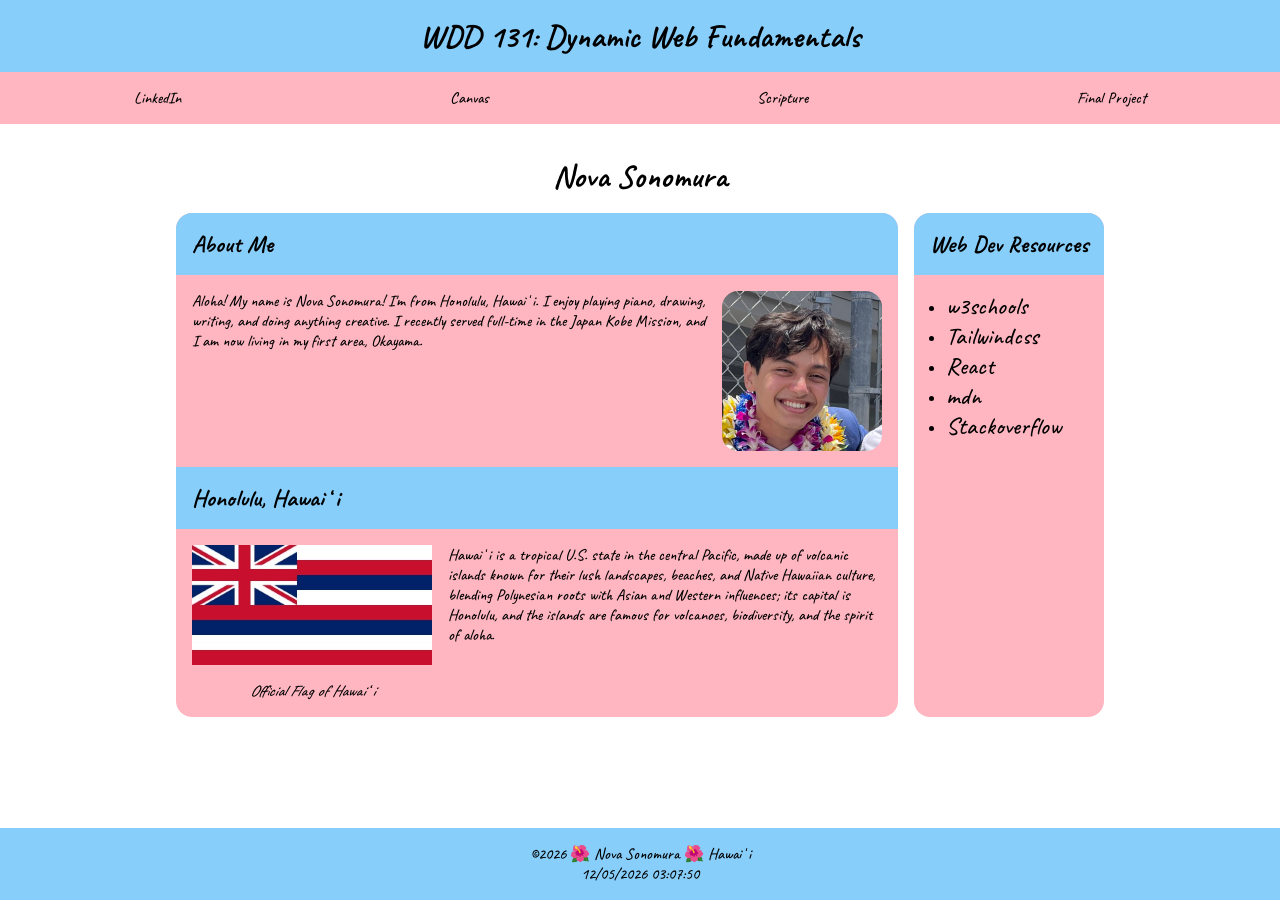
<file: index.html>
<!DOCTYPE html>
<html lang="en">

<head>
	<meta charset="UTF-8">
	<base target="_top">
	<title>WDD 131 – Dynamic Web Fundamentals – Nova Sonomura</title>
	<meta property="og:title" content="WDD 131 – Dynamic Web Fundamentals – Nova Sonomura">
	<meta name="description" content="WDD 131 – Dynamic Web Fundamentals – Nova Sonomura. Home page describing Nova.">
	<meta name="author" content="Nova Sonomura">
	<meta property="og:description" content="WDD 131 – Dynamic Web Fundamentals – Nova Sonomura. Home page describing Nova.">
	<meta property="og:type" content="website">
	<!--
	<meta property="og:image" content="Image">
	<meta property="og:url" content="URL">
	<meta property="og:site_name" content="Site Name">
	-->
	
	<meta name="twitter:card" content="summary_large_image">
	<meta name="twitter:image:alt" content="WDD 131 – Dynamic Web Fundamentals – Nova Sonomura">
	
	<!--	
	<link rel="icon" href="images/favicon.ico" type="image/ico" sizes="32x32">
	<link rel="apple-touch-icon" href="images/favicon-180.webp" sizes="180x180">
	<link rel="shortcut icon" href="images/favicon-192.webp" sizes="192x192">
	<link rel="apple-touch-icon" href="images/favicon-512.webp" sizes="512x512">
	-->
	
	<link rel="stylesheet" href="styles/base.css">
	<link rel="preconnect" href="https://fonts.googleapis.com">
	<link rel="preconnect" href="https://fonts.gstatic.com" crossorigin>
	<link href="https://fonts.googleapis.com/css2?family=Black+Han+Sans&family=Caveat:wght@400..700&family=Mali:ital,wght@0,500;0,600;0,700;1,400;1,500;1,600;1,700&family=Mulish:ital,wght@0,200..1000;1,200..1000&family=Oi&family=Open+Sans:ital,wght@0,300..800;1,300..800&display=swap" rel="stylesheet">
	
	<meta name="viewport" content="width=device-width, initial-scale=1">
	<meta name="robots" content="">
	<meta name="theme-color" content="">
	<script src="scripts/getdates.js" defer></script>
</head>
<body class="flex-column">
	<header>
		<span id="course-title">WDD 131: Dynamic Web Fundamentals</span>
		<nav>
			<a href="https://www.linkedin.com/in/novyboy/">LinkedIn</a>
			<a href="https://byupw.instructure.com/.">Canvas</a>
			<a href="https://www.churchofjesuschrist.org/study/scriptures/bofm/alma/30?lang=eng&id=p44#p44">Scripture</a>
			<a href="#">Final Project</a>
		</nav>
	</header>
	<main class="flex-column">
		<h1>Nova Sonomura</h1>
		<div class="grid">
			<section class="card">
				<h2>About Me</h2>
				<div class="flex-row">
				<p>Aloha! My name is Nova Sonomura! I'm from Honolulu, Hawai ʻi. I enjoy playing piano, drawing, writing, and doing anything creative. I recently served full-time in the Japan Kobe Mission, and I am now living in my first area, Okayama.</p>
				<img class="profile" src="images/profile.jpg" alt="Image of Nova Sonomura">
				</div>
				<h2>Honolulu, Hawai ʻi</h2>
				<aside class="flex-row">
					<figure class="flex-column">
					  <img class="flag" src="images/hawaii-flag.jpg" alt="Official Flag of Hawaii">
					  <figcaption>
						Official Flag of Hawai ʻi
					  </figcaption>
					</figure>
					<p>Hawai ʻi is a tropical U.S. state in the central Pacific, made up of volcanic islands known for their lush landscapes, beaches, and Native Hawaiian culture, blending Polynesian roots with Asian and Western influences; its capital is Honolulu, and the islands are famous for volcanoes, biodiversity, and the spirit of aloha.</p>
				</aside>
			</section>
			<section class="card">
				<h2>Web Dev Resources</h2>
				<div class="flex-column">
					<ul>
						<li>
							<a href="https://www.w3schools.com/">
								w3schools
							</a>
						</li>
						<li>
							<a href="https://tailwindcss.com/">
								Tailwindcss
							</a>
						</li>
						<li>
							<a href="https://react.dev/">
								React
							</a>
						</li>
						<li>
							<a href="https://developer.mozilla.org/">
								mdn
							</a>
						</li>
						<li>
							<a href="https://stackoverflow.com">
								Stackoverflow
							</a>
						</li>
					</ul>
				</div>
			</section>
		</div>
	</main>
	<footer>
		<p>
			©︎<span id="currentYear"></span>
			🌺 Nova Sonomura
			🌺 Hawai ʻi
		</p>
		<p id="lastModified"></p>
	</footer>
</body>

</html>
</file>
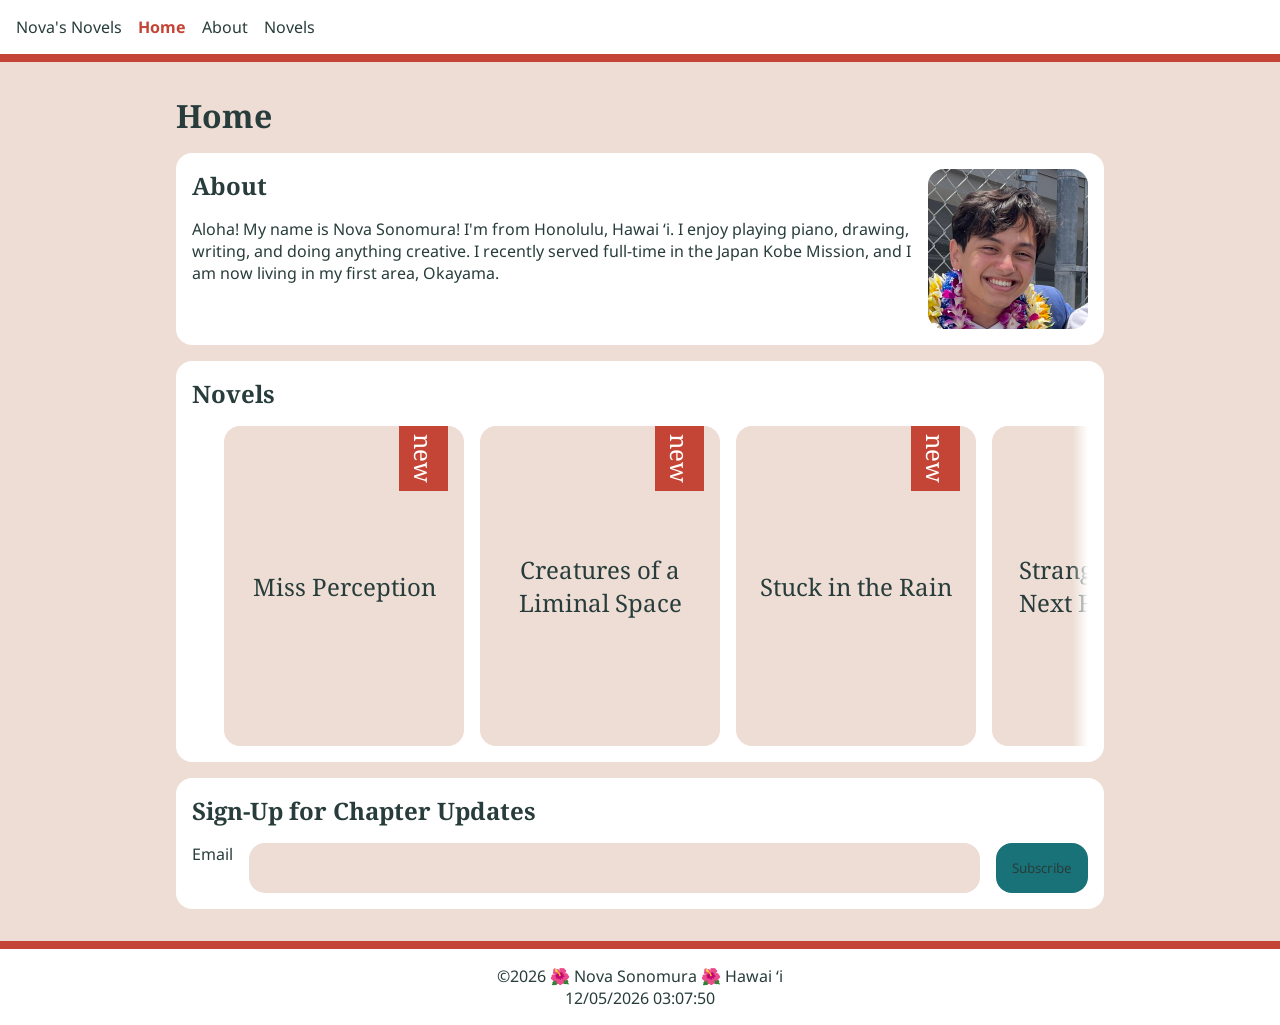
<file: project/index.html>
<!DOCTYPE html>
<html lang="en">

<head>
	<meta charset="UTF-8">
	<base target="_top">
	<title>Nova's Novels</title>
	<meta property="og:title" content="Nova's Novels">
	<meta name="description" content="Nova's Novels – Home to novels and the such by Nova.">
	<meta name="author" content="Nova Sonomura">
	<meta property="og:description" content="Nova's Novels – Home to novels and the such by Nova.">
	<meta property="og:type" content="website">
	<!--
	<meta property="og:image" content="Image">
	<meta property="og:url" content="URL">
	<meta property="og:site_name" content="Site Name">
	-->
	
	<meta name="twitter:card" content="summary_large_image">
	<meta name="twitter:image:alt" content="Nova's Novels – Home to novels and the such by Nova.">
	
	<!--	
	<link rel="icon" href="images/favicon.ico" type="image/ico" sizes="32x32">
	<link rel="apple-touch-icon" href="images/favicon-180.webp" sizes="180x180">
	<link rel="shortcut icon" href="images/favicon-192.webp" sizes="192x192">
	<link rel="apple-touch-icon" href="images/favicon-512.webp" sizes="512x512">
	-->
	
	<link rel="stylesheet" href="styles/novels.css">
	<link rel="preconnect" href="https://fonts.googleapis.com">
	<link rel="preconnect" href="https://fonts.gstatic.com" crossorigin>
	<link href="https://fonts.googleapis.com/css2?family=Noto+Sans:ital,wght@0,100..900;1,100..900&family=Noto+Serif:ital,wght@0,100..900;1,100..900&display=swap" rel="stylesheet">
	
	<meta name="viewport" content="width=device-width, initial-scale=1">
	<meta name="robots" content="">
	<meta name="theme-color" content="">
	<script src="scripts/getdates.js" defer></script>
	<script src="scripts/novels.js" defer></script>
</head>
<body class="flex-column">
	<header class="flex-row">
		<span id="title">Nova's Novels</span>
		<nav class="flex-row">
			<a href="/">Home</a>
			<a href="#aboutLink">About</a>
			<a href="#novelsLink">Novels</a>
		</nav>
	</header>
	<main class="flex-column">
		<h1>Home</h1>
		<section class="flex-row card">
			<div class="flex-column">
				<h2 id="#aboutLink">About</h2>
				<p>Aloha! My name is Nova Sonomura! I'm from Honolulu, Hawai ʻi. I enjoy playing piano, drawing, writing, and doing anything creative. I recently served full-time in the Japan Kobe Mission, and I am now living in my first area, Okayama.</p>
			</div>
			<img id="profile" src="images/profile.jpg" alt="Image of Nova Sonomura" loading="lazy">
		</section>
		
		<section class="flex-column card">
			<h2 id="#novelsLink">Novels</h2>
			<nav id="novels" class="flex-row">
			</nav>
		</section>
		
		<section class="flex-column card">
			<h2>Sign-Up for Chapter Updates</h2>
			<form id="signup" method="get" class="flex-row">
				<label for="email">Email</label>
				<input id="email" type="email" name="email"/>
				<button type="submit">Subscribe</button>
			</form>
		</section>
	</main>
	<footer>
		<p>
			©︎<span id="currentYear"></span>
			🌺 Nova Sonomura
			🌺 Hawai ʻi
		</p>
		<p id="lastModified"></p>
	</footer>
</body>

</html>
</file>
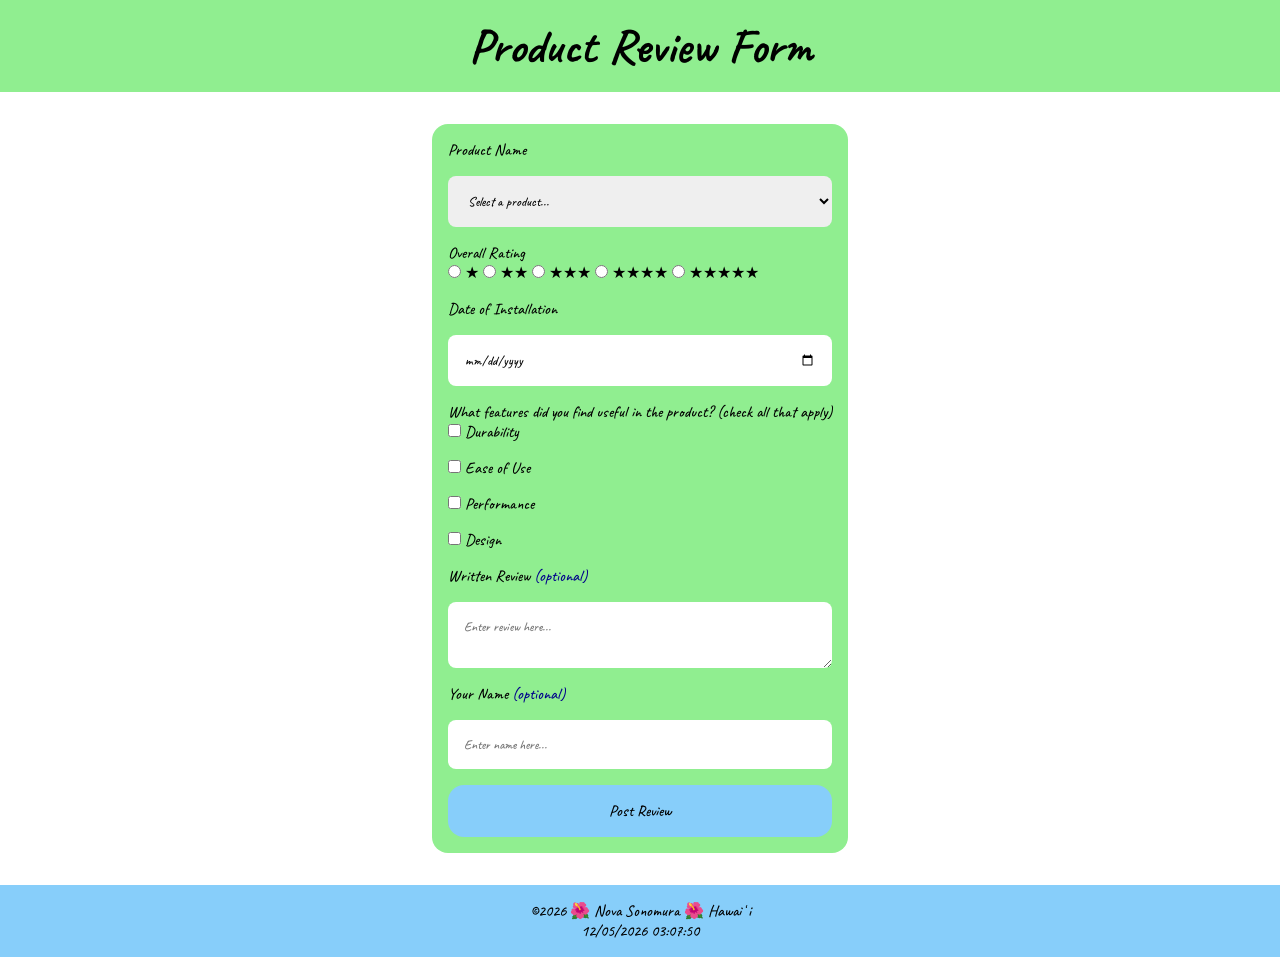
<file: form.html>
<!DOCTYPE html>
<html lang="en">

<head>
	<meta charset="UTF-8">
	<base target="_top">
	<title>Product Review Form</title>
	<meta property="og:title" content="Product Review Form">
	<meta name="description" content="A form used by customers and other people to review products">
	<meta name="author" content="Nova Sonomura">
	<meta property="og:description" content="A form used by customers and other people to review products">
	<meta property="og:type" content="website">
	
	<meta name="twitter:card" content="summary_large_image">
	<meta name="twitter:image:alt" content="Product Review Form">
	
	<link rel="stylesheet" href="styles/form.css">
	<link rel="preconnect" href="https://fonts.googleapis.com">
	<link rel="preconnect" href="https://fonts.gstatic.com" crossorigin>
	<link href="https://fonts.googleapis.com/css2?family=Black+Han+Sans&family=Caveat:wght@400..700&family=Mali:ital,wght@0,500;0,600;0,700;1,400;1,500;1,600;1,700&family=Mulish:ital,wght@0,200..1000;1,200..1000&family=Oi&family=Open+Sans:ital,wght@0,300..800;1,300..800&display=swap" rel="stylesheet">
	
	<meta name="viewport" content="width=device-width, initial-scale=1">
	<meta name="robots" content="">
	<meta name="theme-color" content="">
	<script src="scripts/getdates.js" defer></script>
	<script src="scripts/form.js" defer></script>
</head>
<body class="flex-column">
	<header>
		<h1 id="title">Product Review Form</h1>
	</header>
	<main class="flex-column">
		<form class="flex-column" method="get" action="review.html">
			<label for="productName">Product Name</label>
			<select id="productName" name="productName" required>
				<option disabled selected value="">Select a product...</option>
			</select>
			
			<fieldset id="overallRating">
				<legend>Overall Rating</legend>
				<input type="radio" id="onestar" name="rating" value="1" required>
				<label for="onestar">★</label>
				<input type="radio" id="twostar" name="rating" value="2" required>
				<label for="twostar">★★</label>
				<input type="radio" id="threestar" name="rating" value="3" required>
				<label for="threestar">★★★</label>
				<input type="radio" id="fourstar" name="rating" value="4" required>
				<label for="fourstar">★★★★</label>
				<input type="radio" id="fivestar" name="rating" value="5" required>
				<label for="fivestar">★★★★★</label>
			</fieldset>
			<label for="date">
				Date of Installation
			</label>
			<input type="date" id="date" name="date" required>
			<fieldset id="usefulFeatures" class="flex-column">
				<legend>What features did you find useful in the product? (check all that apply)</legend>
				<label for="durability"><input type="checkbox" id="durability" name="feature" value="durability"/>
				Durability</label>
				<label for="easeOfUse"><input type="checkbox" id="easeOfUse" name="feature" value="easeOfUse"/>
				Ease of Use</label>
				<label for="performance"><input type="checkbox" id="performance" name="feature" value="performance"/>
				Performance</label>
				<label for="design"><input type="checkbox" id="design" name="feature" value="design"/>
				Design</label>
			</fieldset>
			
			<label for="review">Written Review</label>
			<textarea id="review" name="review" placeholder="Enter review here..."></textarea>
			
			<label for="name">Your Name</label>
			<input type="text" id="name" name="name" placeholder="Enter name here...">
			
			<input type="submit" value="Post Review">
		</form>
	</main>
	<footer>
		<p>
			©︎<span id="currentYear"></span>
			🌺 Nova Sonomura
			🌺 Hawai ʻi
		</p>
		<p id="lastModified"></p>
	</footer>
</body>

</html>
</file>
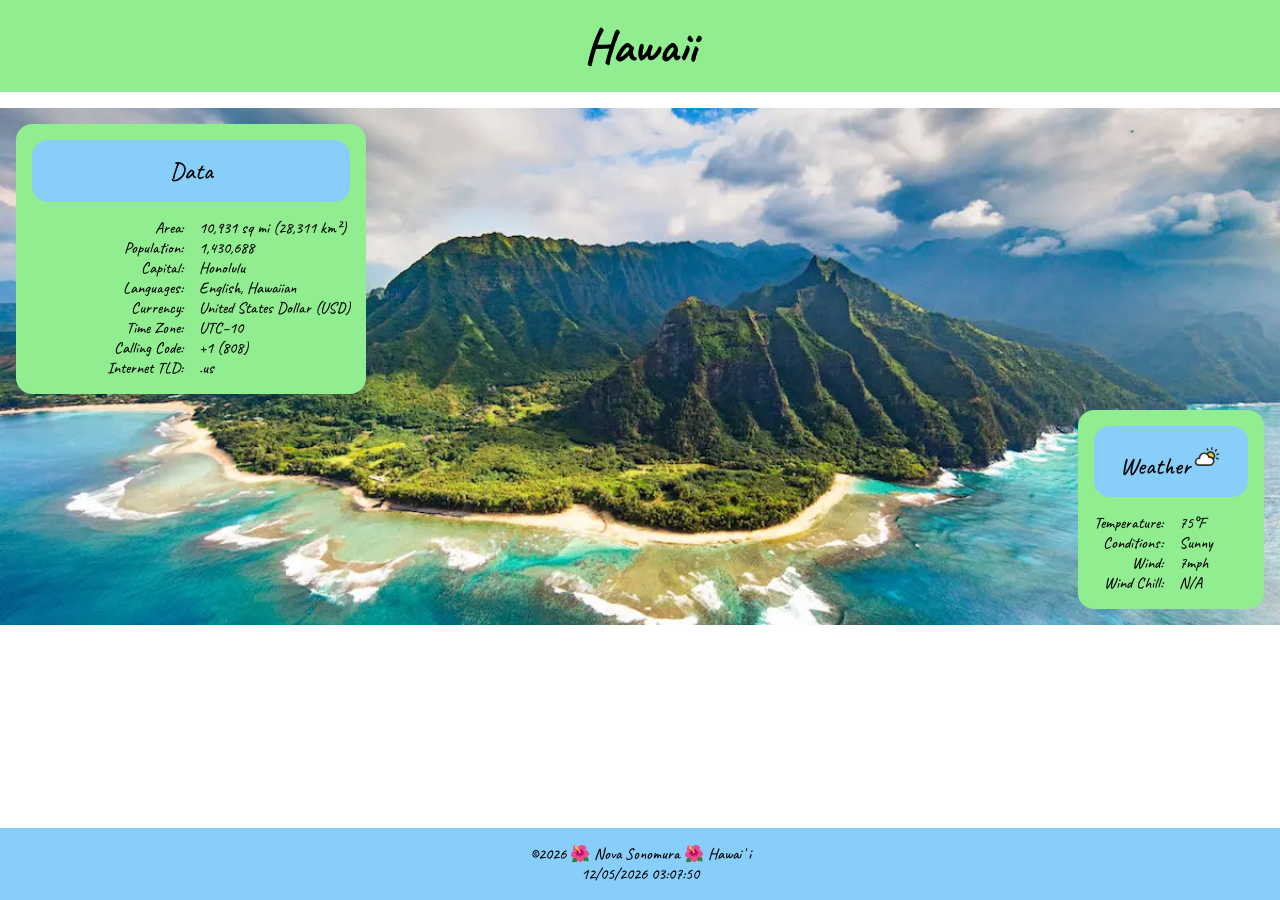
<file: place.html>
<!DOCTYPE html>
<html lang="en">

<head>
	<meta charset="UTF-8">
	<base target="_top">
	<title>Place - Hawaii</title>
	<meta property="og:title" content="Place - Hawaii">
	<meta name="description" content="Page describing Hawaii and its weather among other things">
	<meta name="author" content="Nova Sonomura">
	<meta property="og:description" content="Page describing Hawaii and its weather among other things">
	<meta property="og:type" content="website">
	
	<meta name="twitter:card" content="summary_large_image">
	<meta name="twitter:image:alt" content="Place - Hawaii">
	
	<link rel="stylesheet" href="styles/place.css">
	<link rel="preconnect" href="https://fonts.googleapis.com">
	<link rel="preconnect" href="https://fonts.gstatic.com" crossorigin>
	<link href="https://fonts.googleapis.com/css2?family=Black+Han+Sans&family=Caveat:wght@400..700&family=Mali:ital,wght@0,500;0,600;0,700;1,400;1,500;1,600;1,700&family=Mulish:ital,wght@0,200..1000;1,200..1000&family=Oi&family=Open+Sans:ital,wght@0,300..800;1,300..800&display=swap" rel="stylesheet">
	
	<meta name="viewport" content="width=device-width, initial-scale=1">
	<meta name="robots" content="">
	<meta name="theme-color" content="">
	<script src="scripts/getdates.js" defer></script>
	<script src="scripts/place.js" defer></script>
</head>
<body class="flex-column">
	<header>
		<h1 id="title">Hawaii</h1>
	</header>
	<main class="flex-column">
		<picture id="background">
			<source srcset="images/hawaii-narrow.webp" media="(max-width: 48rem)" />
			<img src="images/hawaii-wide.webp" alt="Image of Hawaii" />
		</picture>
		<section class="card">
			<h2>Data</h2>
			<dl class="data">
				<div>
				  <dt>Area:</dt>
				  <dd>10,931 sq mi (28,311 km²)</dd>
				</div>
				<div>
				  <dt>Population:</dt>
				  <dd>1,430,688</dd>
				</div>
				<div>
				  <dt>Capital:</dt>
				  <dd>Honolulu</dd>
				</div>
				<div>
				  <dt>Languages:</dt>
				  <dd>English, Hawaiian</dd>
				</div>
				<div>
				  <dt>Currency:</dt>
				  <dd>United States Dollar (USD)</dd>
				</div>
				<div>
				  <dt>Time Zone:</dt>
				  <dd>UTC−10</dd>
				</div>
				<div>
				  <dt>Calling Code:</dt>
				  <dd>+1 (808)</dd>
				</div>
				<div>
				  <dt>Internet TLD:</dt>
				  <dd>.us</dd>
				</div>
			</dl>
		</section>
		<section class="card">
			<h2 id="weather">Weather</h2>
			<dl class="data">
				<div>
					<dt>Temperature:</dt>
					<dd id="temperature"></dd>
				</div>
				<div>
					<dt>Conditions:</dt>
					<dd id="conditions"></dd>
				</div>
				<div>
					<dt>Wind:</dt>
					<dd id="windSpeed"></dd>
				</div>
				<div>
					<dt>Wind Chill:</dt>
					<dd id="windChill"></dd>
				</div>
			</dl>
		</section>
	</main>
	<footer>
		<p>
			©︎<span id="currentYear"></span>
			🌺 Nova Sonomura
			🌺 Hawai ʻi
		</p>
		<p id="lastModified"></p>
	</footer>
</body>

</html>
</file>
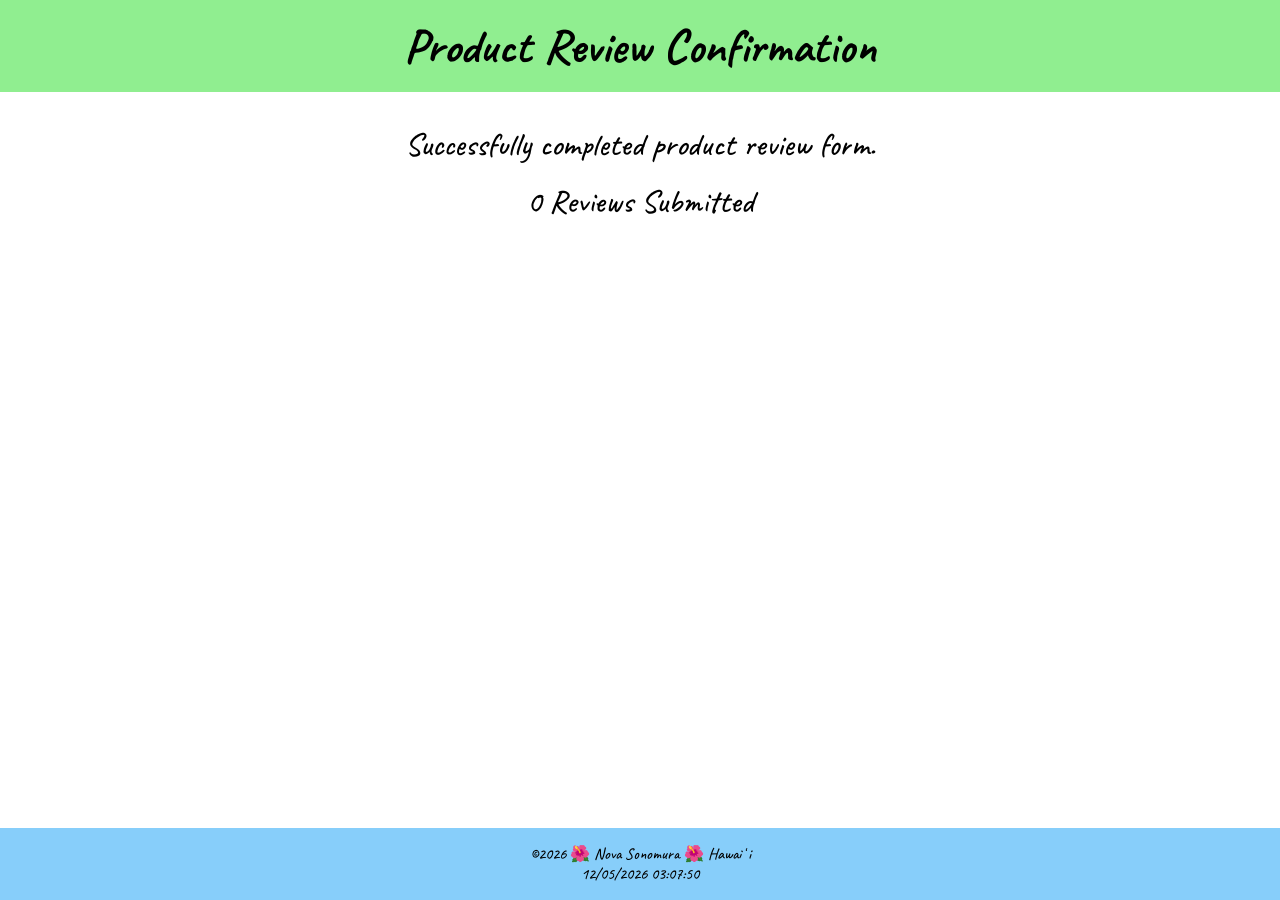
<file: review.html>
<!DOCTYPE html>
<html lang="en">

<head>
	<meta charset="UTF-8">
	<base target="_top">
	<title>Product Review Confirmation</title>
	<meta property="og:title" content="Product Review Confirmation">
	<meta name="description" content="A confirmation page for a form used by customers and other people to review products">
	<meta name="author" content="Nova Sonomura">
	<meta property="og:description" content="A confirmation page for a form used by customers and other people to review products">
	<meta property="og:type" content="website">
	
	<meta name="twitter:card" content="summary_large_image">
	<meta name="twitter:image:alt" content="Product Review Confirmation">
	
	<link rel="stylesheet" href="styles/review.css">
	<link rel="preconnect" href="https://fonts.googleapis.com">
	<link rel="preconnect" href="https://fonts.gstatic.com" crossorigin>
	<link href="https://fonts.googleapis.com/css2?family=Black+Han+Sans&family=Caveat:wght@400..700&family=Mali:ital,wght@0,500;0,600;0,700;1,400;1,500;1,600;1,700&family=Mulish:ital,wght@0,200..1000;1,200..1000&family=Oi&family=Open+Sans:ital,wght@0,300..800;1,300..800&display=swap" rel="stylesheet">
	
	<meta name="viewport" content="width=device-width, initial-scale=1">
	<meta name="robots" content="">
	<meta name="theme-color" content="">
	<script src="scripts/getdates.js" defer></script>
	<script src="scripts/review.js" defer></script>
</head>
<body class="flex-column">
	<header>
		<h1 id="title">Product Review Confirmation</h1>
	</header>
	<main class="flex-column">
		<p id="confirmation">
			Successfully completed product review form.
		</p>
		<span id="reviewCount"></span>
	</main>
	<footer>
		<p>
			©︎<span id="currentYear"></span>
			🌺 Nova Sonomura
			🌺 Hawai ʻi
		</p>
		<p id="lastModified"></p>
	</footer>
</body>

</html>
</file>
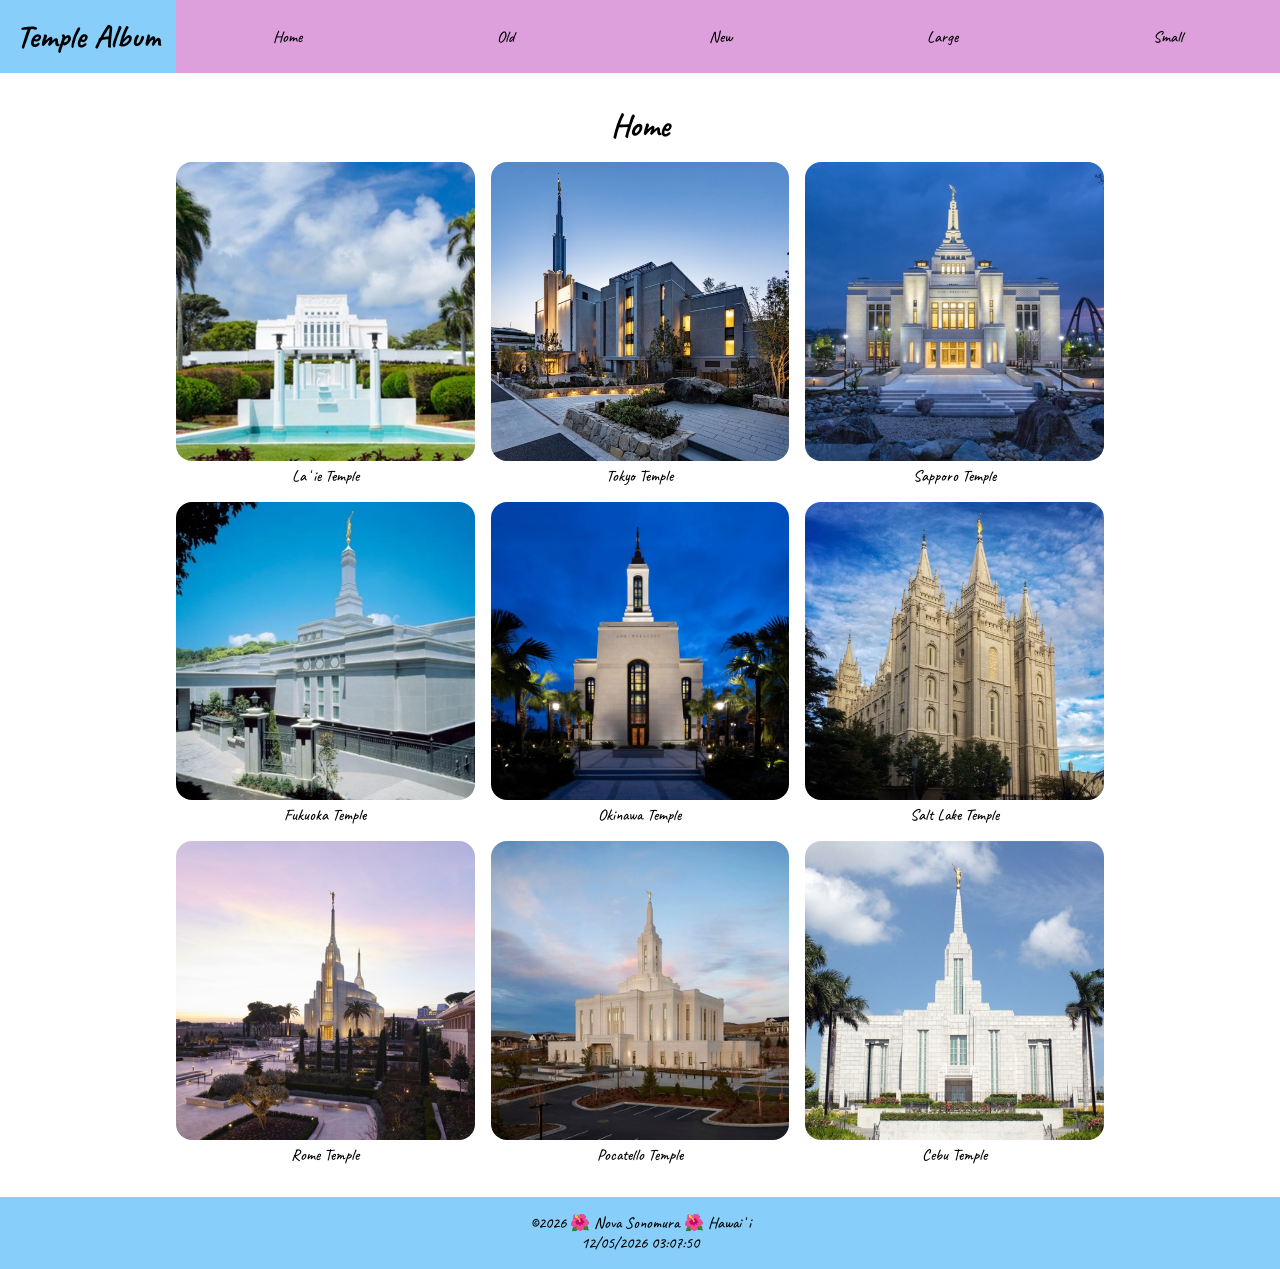
<file: temples.html>
<!DOCTYPE html>
<html lang="en">

<head>
	<meta charset="UTF-8">
	<base target="_top">
	<title>Temple Photo Album - Home</title>
	<meta property="og:title" content="Temple Photo Album - Home">
	<meta name="description" content="Photo album consisting of temples for the Church of Jesus Christ of Latter-Day Saints">
	<meta name="author" content="Nova Sonomura">
	<meta property="og:description" content="Photo album consisting of temples for the Church of Jesus Christ of Latter-Day Saints">
	<meta property="og:type" content="website">
	
	<meta name="twitter:card" content="summary_large_image">
	<meta name="twitter:image:alt" content="Temple Photo Album - Home">
	
	<link rel="stylesheet" href="styles/temples.css">
	<link rel="stylesheet" href="styles/temples-large.css">
	<link rel="preconnect" href="https://fonts.googleapis.com">
	<link rel="preconnect" href="https://fonts.gstatic.com" crossorigin>
	<link href="https://fonts.googleapis.com/css2?family=Black+Han+Sans&family=Caveat:wght@400..700&family=Mali:ital,wght@0,500;0,600;0,700;1,400;1,500;1,600;1,700&family=Mulish:ital,wght@0,200..1000;1,200..1000&family=Oi&family=Open+Sans:ital,wght@0,300..800;1,300..800&display=swap" rel="stylesheet">
	
	<meta name="viewport" content="width=device-width, initial-scale=1">
	<meta name="robots" content="">
	<meta name="theme-color" content="">
	<script src="scripts/getdates.js" defer></script>
	<script src="scripts/temples.js" defer></script>
</head>
<body class="flex-column">
	<header>
		<span id="title">Temple Album</span>
		<nav id="nav">
			<a href="#">Home</a>
			<a href="#">Old</a>
			<a href="#">New</a>
			<a href="#">Large</a>
			<a href="#">Small</a>
		</nav>
		<button id="hamburger" aria-label="hamburger menu">
			<span></span>
			<span></span>
			<span></span>
		</button>
	</header>
	<main class="flex-column">
		<h1>Home</h1>
		<div class="grid">
			<figure class="temple">
				<img src="images/laie-temple.jpg" alt="Laʻie Temple">
				  <figcaption>
					La ʻie Temple
				  </figcaption>
			</figure>
			<figure class="temple">
				<img src="images/tokyo-temple.jpg" alt="Tokyo Temple">
				  <figcaption>
					Tokyo Temple
				  </figcaption>
			</figure>
			<figure class="temple">
				<img src="images/sapporo-temple.jpg" alt="Sapporo Temple">
				  <figcaption>
					Sapporo Temple
				  </figcaption>
			</figure>
			<figure class="temple">
				<img src="images/fukuoka-temple.jpg" alt="Fukuoka Temple">
				  <figcaption>
					Fukuoka Temple
				  </figcaption>
			</figure>
			<figure class="temple">
				<img src="images/okinawa-temple.jpg" alt="Okinawa Temple">
				  <figcaption>
					Okinawa Temple
				  </figcaption>
			</figure>
			<figure class="temple">
				<img src="images/salt-lake-temple.jpg" alt="Salt Lake Temple">
				  <figcaption>
					Salt Lake Temple
				  </figcaption>
			</figure>
			<figure class="temple">
				<img src="images/rome-temple.jpg" alt="Rome Temple">
				  <figcaption>
					Rome Temple
				  </figcaption>
			</figure>
			<figure class="temple">
				<img src="images/pocatello-temple.jpg" alt="Pocatello Temple">
				  <figcaption>
					Pocatello Temple
				  </figcaption>
			</figure>
			<figure class="temple">
				<img src="images/cebu-temple.jpg" alt="Cebu Temple">
				  <figcaption>
					Cebu Temple
				  </figcaption>
			</figure>
		</div>
	</main>
	<footer>
		<p>
			©︎<span id="currentYear"></span>
			🌺 Nova Sonomura
			🌺 Hawai ʻi
		</p>
		<p id="lastModified"></p>
	</footer>
</body>

</html>
</file>
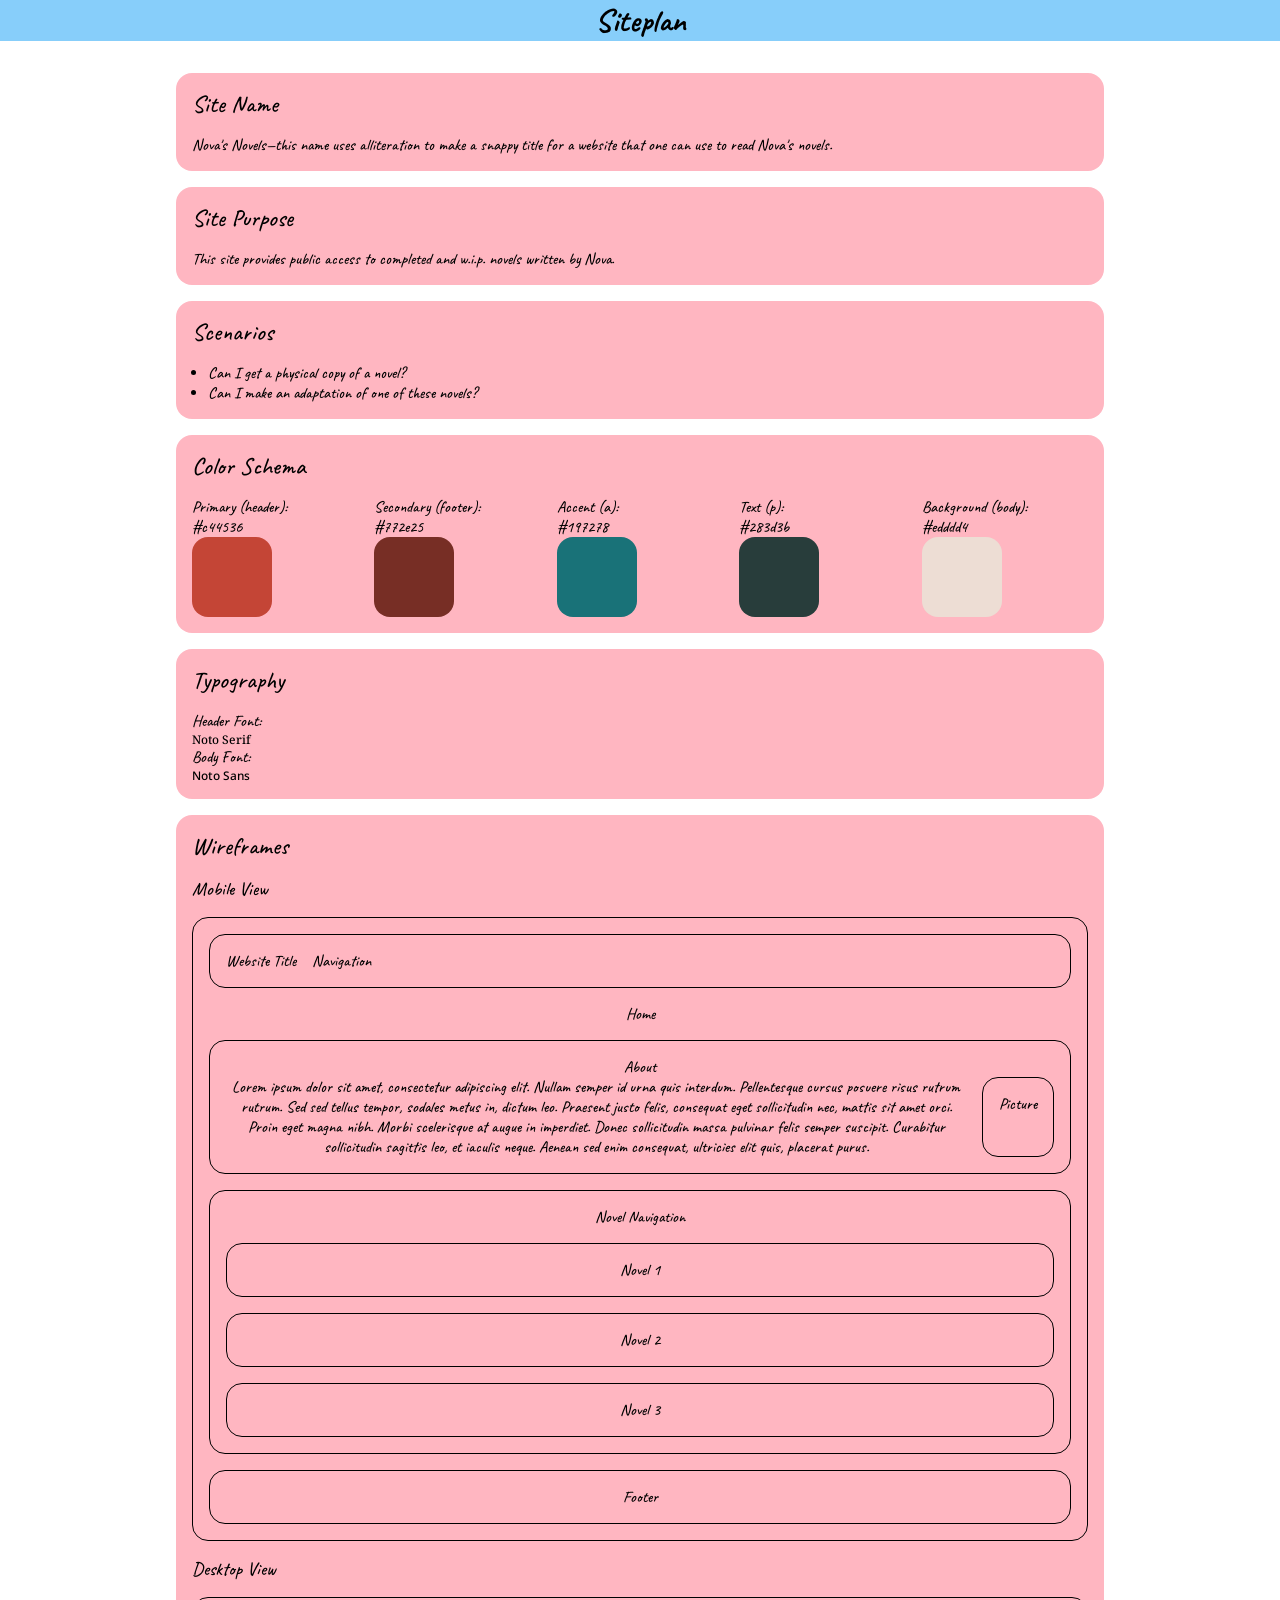
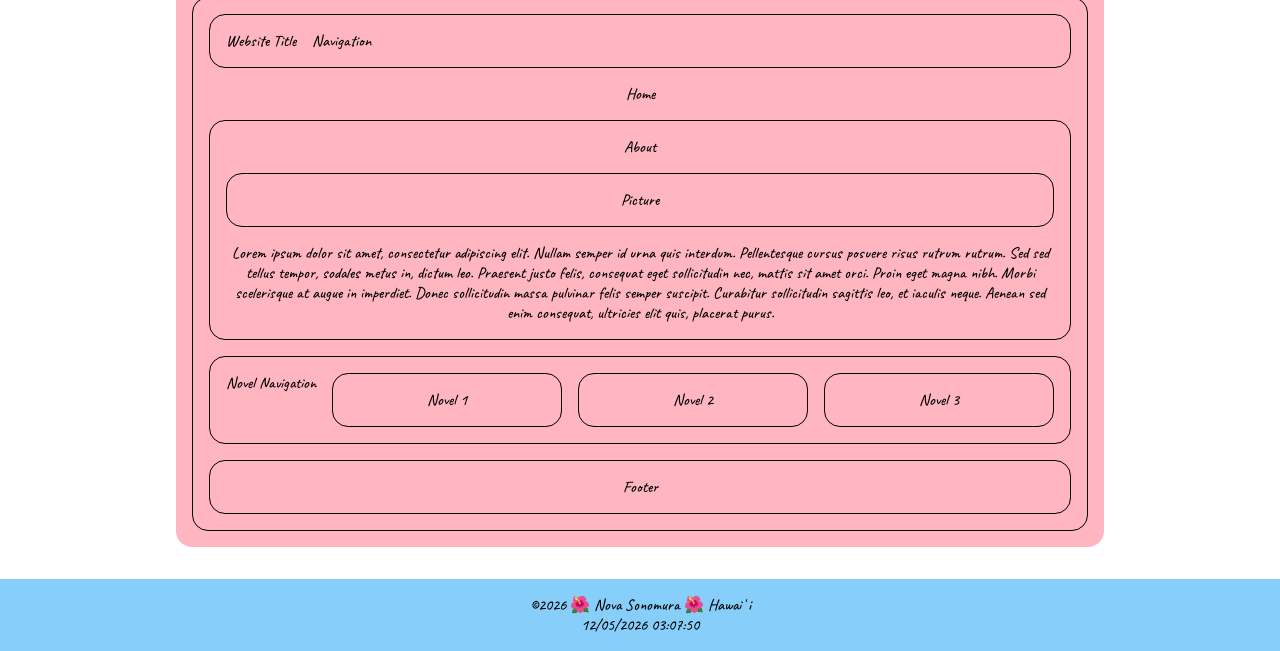
<file: project/siteplan.html>
<!DOCTYPE html>
<html lang="en">

<head>
	<meta charset="UTF-8">
	<base target="_top">
	<title>Nova's Novels Siteplan</title>
	<meta property="og:title" content="Nova's Novels Siteplan">
	<meta name="description" content="A siteplan for a future site about novels and the author Nova and stuff like that.">
	<meta name="author" content="Nova Sonomura">
	<meta property="og:description" content="A siteplan for a future site about novels and the author Nova and stuff like that.">
	<meta property="og:type" content="website">
	
	<meta name="twitter:card" content="summary_large_image">
	<meta name="twitter:image:alt" content="Siteplan">
	
	<link rel="stylesheet" href="styles/siteplan.css">
	<link rel="preconnect" href="https://fonts.googleapis.com">
	<link rel="preconnect" href="https://fonts.gstatic.com" crossorigin>
	<link href="https://fonts.googleapis.com/css2?family=Black+Han+Sans&family=Caveat:wght@400..700&family=Mali:ital,wght@0,500;0,600;0,700;1,400;1,500;1,600;1,700&family=Noto+Sans:ital,wght@0,100..900;1,100..900&family=Noto+Serif:ital,wght@0,100..900;1,100..900&display=swap" rel="stylesheet">
	
	<meta name="viewport" content="width=device-width, initial-scale=1">
	<meta name="robots" content="">
	<meta name="theme-color" content="">
	<script src="scripts/getdates.js" defer></script>
</head>
<body class="flex-column">
	<header>
		<h1 id="title">Siteplan</h1>
	</header>
	<main class="flex-column">
		<section class="flex-column">
			<h2>Site Name</h2>
			<p>Nova's Novels—this name uses alliteration to make a snappy title for a website that one can use to read Nova's novels.</p>
		</section>
		<section class="flex-column">
			<h2>Site Purpose</h2>
			<p>This site provides public access to completed and w.i.p. novels written by Nova.</p>
		</section>
		<section class="flex-column">
			<h2>Scenarios</h2>
			<ul>
				<li>
					Can I get a physical copy of a novel?
				</li>
				<li>
					Can I make an adaptation of one of these novels?
				</li>
			</ul>
		</section>
		<section class="flex-column">
			<h2>Color Schema</h2>
			<dl class="colorSchema flex-row">
				<div class="primaryColor swatch">
					<dt>Primary (header):</dt>
					<dd>#c44536</dd>
				</div>
				<div class="secondaryColor swatch">
					<dt>Secondary (footer):</dt>
					<dd>#772e25</dd>
				</div>
				<div class="accentColor swatch">
					<dt>Accent (a):</dt>
					<dd>#197278</dd>
				</div>
				<div class="textColor swatch">
					<dt>Text (p):</dt>
					<dd>#283d3b</dd>
				</div>
				<div class="backgroundColor swatch">
					<dt>Background (body):</dt>
					<dd>#edddd4</dd>
				</div>
			</dl>
		</section>
		<section class="flex-column">
			<h2>Typography</h2>
			<dl class="typography">
				<div>
					<dt>Header Font:</dt>
					<dd class="serif">Noto Serif</dd>
				</div>
				<div>
					<dt>Body Font:</dt>
					<dd class="sans">Noto Sans</dd>
				</div>
			</dl>
		</section>
		<section class="flex-column">
			<h2>Wireframes</h2>
			<h3>Mobile View</h3>
			<div class="flex-column wireframe">
				<div class="flex-row wireframe">
					<span>Website Title</span>
					<div>Navigation</div>
				</div>
				<span>Home</span>
				<div class="flex-col wireframe">
					<span>About</span>
					<div class="flex-row">
						<p>Lorem ipsum dolor sit amet, consectetur adipiscing elit. Nullam semper id urna quis interdum. Pellentesque cursus posuere risus rutrum rutrum. Sed sed tellus tempor, sodales metus in, dictum leo. Praesent justo felis, consequat eget sollicitudin nec, mattis sit amet orci. Proin eget magna nibh. Morbi scelerisque at augue in imperdiet. Donec sollicitudin massa pulvinar felis semper suscipit. Curabitur sollicitudin sagittis leo, et iaculis neque. Aenean sed enim consequat, ultricies elit quis, placerat purus.</p>
						<div class="wireframe">Picture</div>
					</div>
				</div>
				<div class="flex-column wireframe">
					Novel Navigation
					<div class="wireframe">
						Novel 1
					</div>
					<div class="wireframe">
						Novel 2
					</div>
					<div class="wireframe">
						Novel 3
					</div>
				</div>
				<div class="wireframe">
					Footer
				</div>
			</div>
			
			<h3>Desktop View</h3>
			<div class="flex-column wireframe">
				<div class="flex-row wireframe">
					<span>Website Title</span>
					<span>Navigation</span>
				</div>
				<span>Home</span>
				<div class="flex-column wireframe">
					<span>About</span>
					<div class="flex-column">
						<div class="wireframe">Picture</div>
						<p>Lorem ipsum dolor sit amet, consectetur adipiscing elit. Nullam semper id urna quis interdum. Pellentesque cursus posuere risus rutrum rutrum. Sed sed tellus tempor, sodales metus in, dictum leo. Praesent justo felis, consequat eget sollicitudin nec, mattis sit amet orci. Proin eget magna nibh. Morbi scelerisque at augue in imperdiet. Donec sollicitudin massa pulvinar felis semper suscipit. Curabitur sollicitudin sagittis leo, et iaculis neque. Aenean sed enim consequat, ultricies elit quis, placerat purus.</p>
					</div>
				</div>
				<div class="flex-row wireframe">
					Novel Navigation
					<div class="wireframe">
						Novel 1
					</div>
					<div class="wireframe">
						Novel 2
					</div>
					<div class="wireframe">
						Novel 3
					</div>
				</div>
				<div class="wireframe">
					Footer
				</div>
			</div>
		</section>
	</main>
	<footer>
		<p>
			©︎<span id="currentYear"></span>
			🌺 Nova Sonomura
			🌺 Hawai ʻi
		</p>
		<p id="lastModified"></p>
	</footer>
</body>

</html>
</file>
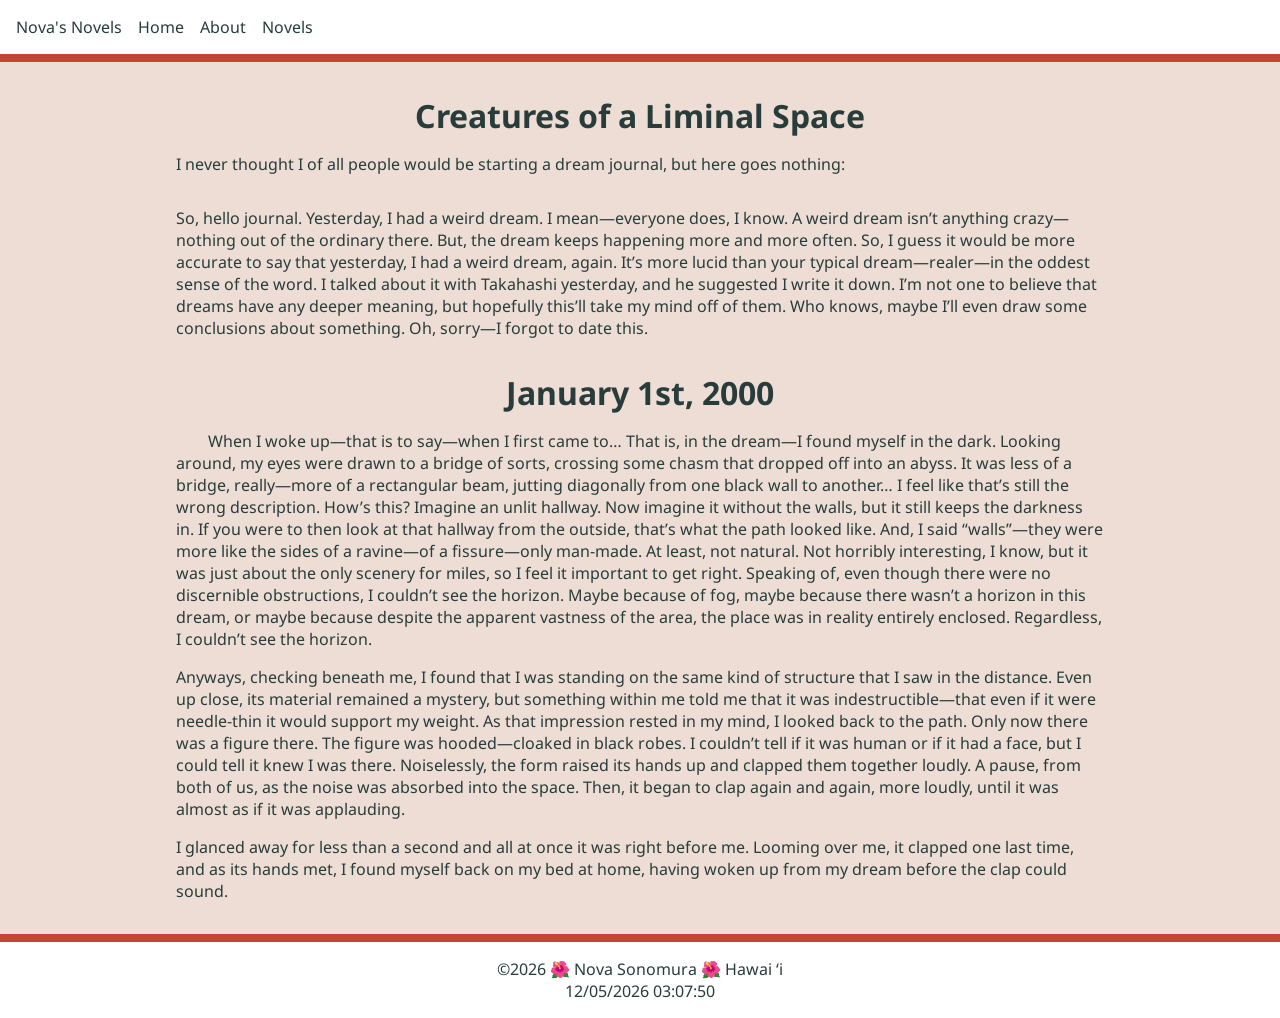
<file: project/novels/creatures-of-a-liminal-space.html>
<html>

<head>
	<meta content="text/html; charset=UTF-8" http-equiv="content-type">
	<meta charset="UTF-8">
	<base target="_top">
	<title>Creatures of a Liminal Space | Nova's Novels
	</title>
	<meta property="og:title" content="Creatures of a Liminal Space | Nova's Novels">
	<meta name="description" content="Creatures of a Liminal Space | Nova's Novels – Home to novels and the such by Nova.">
	<meta name="author" content="Nova Sonomura">
	<meta property="og:description" content="Creatures of a Liminal Space | Nova's Novels – Home to novels and the such by Nova.">
	<meta property="og:type" content="website">
	<!--
	<meta property="og:image" content="Image">
	<meta property="og:url" content="URL">
	<meta property="og:site_name" content="Site Name">
	-->

	<meta name="twitter:card" content="summary_large_image">
	<meta name="twitter:image:alt" content="Creatures of a Liminal Space | Nova's Novels – Home to novels and the such by Nova.">

	<!--	
	<link rel="icon" href="images/favicon.ico" type="image/ico" sizes="32x32">
	<link rel="apple-touch-icon" href="images/favicon-180.webp" sizes="180x180">
	<link rel="shortcut icon" href="images/favicon-192.webp" sizes="192x192">
	<link rel="apple-touch-icon" href="images/favicon-512.webp" sizes="512x512">
	-->

	<link rel="stylesheet" href="../styles/novel.css">
	<link rel="stylesheet" href="../styles/novels.css">
	<link rel="preconnect" href="https://fonts.googleapis.com">
	<link rel="preconnect" href="https://fonts.gstatic.com" crossorigin>
	<link href="https://fonts.googleapis.com/css2?family=Noto+Sans:ital,wght@0,100..900;1,100..900&family=Noto+Serif:ital,wght@0,100..900;1,100..900&display=swap" rel="stylesheet">

	<meta name="viewport" content="width=device-width, initial-scale=1">
	<meta name="robots" content="">
	<meta name="theme-color" content="">
	<script src="../scripts/getdates.js" defer></script>
</head>

<body class="flex-column">
	<header class="flex-row">
		<span id="title">Nova's Novels</span>
		<nav class="flex-row">
			<a href="../index.html">Home</a>
			<a href="../index.html#aboutLink">About</a>
			<a href="../index.html#novelsLink">Novels</a>
		</nav>
	</header>
	<main class="flex-column">
		<p class="title" id="h.di0kgplln598"><span>Creatures of a Liminal Space</span></p>
		<p><span>I never thought I of all people would be starting a dream journal, but here goes nothing:</span></p>
		<p><span></span></p>
		<p><span>So, hello journal. Yesterday, I had a weird dream. I mean&mdash;everyone does, I know. A weird dream isn&rsquo;t anything crazy&mdash;nothing out of the ordinary there. But, the dream keeps happening more and more often. So, I guess it would be more accurate to say that yesterday, I had a weird dream, again. It&rsquo;s more lucid than your typical dream&mdash;realer&mdash;in the oddest sense of the word. I talked about it with Takahashi yesterday, and he suggested I write it down. I&rsquo;m not one to believe that dreams have any deeper meaning, but hopefully this&rsquo;ll take my mind off of them. Who knows, maybe I&rsquo;ll even draw some conclusions about something. Oh, sorry&mdash;I forgot to date this.</span></p>
		<p><span></span></p>
		<h1 id="h.7t3rph3sm6sb"><span>January 1st, 2000</span></h1>
		<p><span>&nbsp;&nbsp;&nbsp;&nbsp;&nbsp;&nbsp;&nbsp;&nbsp;When I woke up&mdash;that is to say&mdash;when I first came to&hellip; That is, in the dream&mdash;I found myself in the dark. Looking around, my eyes were drawn to a bridge of sorts, crossing some chasm that dropped off into an abyss. It was less of a bridge, really&mdash;more of a rectangular beam, jutting diagonally from one black wall to another&hellip; I feel like that&rsquo;s still the wrong description. How&rsquo;s this? Imagine an unlit hallway. Now imagine it without the walls, but it still keeps the darkness in. If you were to then look at that hallway from the outside, that&rsquo;s what the path looked like. And, I said &ldquo;walls&rdquo;&mdash;they were more like the sides of a ravine&mdash;of a fissure&mdash;only man-made. At least, not natural. Not </span><span>horribly</span><span>&nbsp;interesting, I know, but it was just about the only scenery for miles, so I feel it important to get right. Speaking of, even though there were no discernible obstructions, I couldn&rsquo;t see the horizon. Maybe because of fog, maybe because there wasn&rsquo;t a horizon in this dream, or maybe because despite the apparent vastness of the area, the place was in reality entirely enclosed. Regardless, I couldn&rsquo;t see the horizon.</span></p>
		<p><span>Anyways, checking beneath me, I found that I was standing on the same kind of structure that I saw in the distance. Even up close, its material remained a mystery, but something within me told me that it was indestructible&mdash;that even if it were needle-thin it would support my weight. As that impression rested in my mind, I looked back to the path. Only now there was a figure there. The figure was hooded&mdash;cloaked in black robes. I couldn&rsquo;t tell if it was human or if it had a face, but I could tell it knew I was there. Noiselessly, the form raised its hands up and clapped them together loudly. A pause, from both of us, as the noise was absorbed into the space. Then, it began to clap again and again, more loudly, until it was almost as if it was applauding.</span></p>
		<p><span>I glanced away for less than a second and all at once it was right before me. Looming over me, it clapped one last time, and as its hands met, I found myself back on my bed at home, having woken up from my dream before the clap </span><span>could sound</span><span>.</span></p>
	</main>
	<footer>
		<p>
			©︎<span id="currentYear"></span>
			🌺 Nova Sonomura
			🌺 Hawai ʻi
		</p>
		<p id="lastModified"></p>
	</footer>
</body>

</html>
</file>
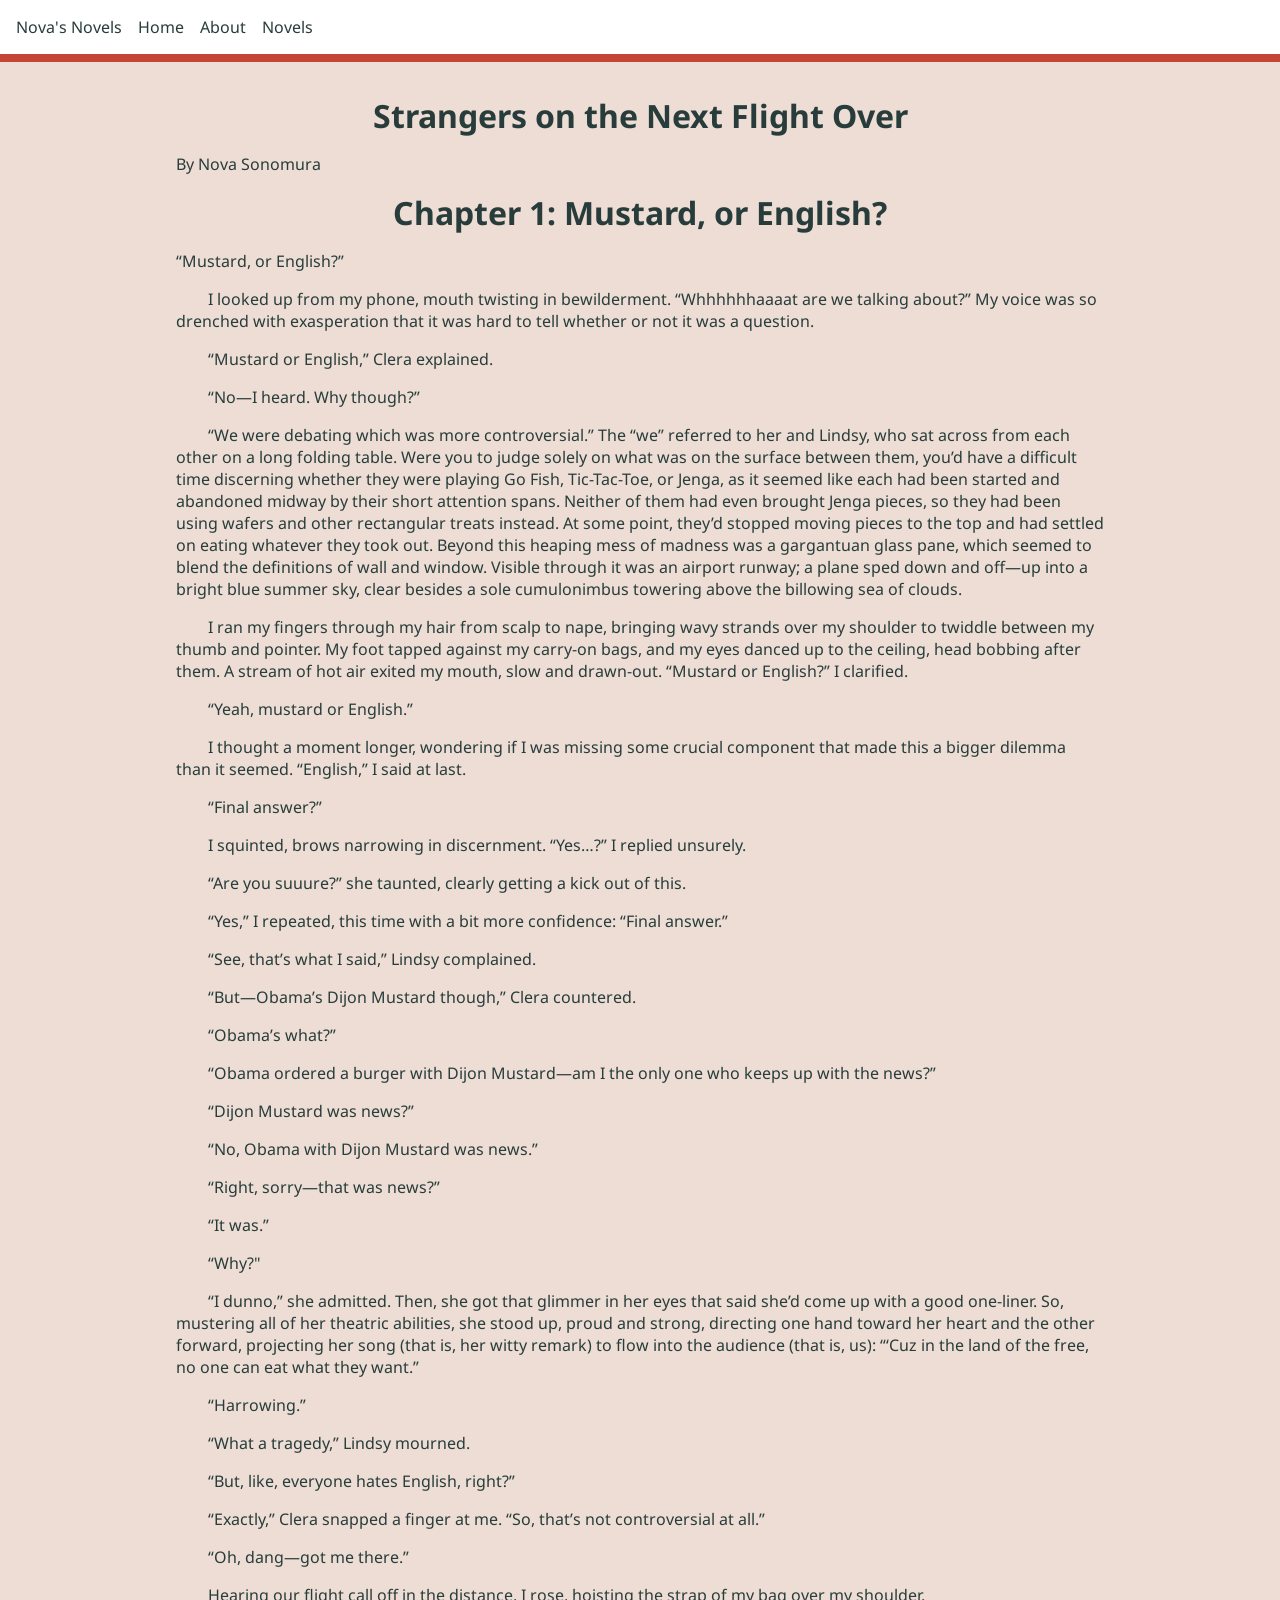
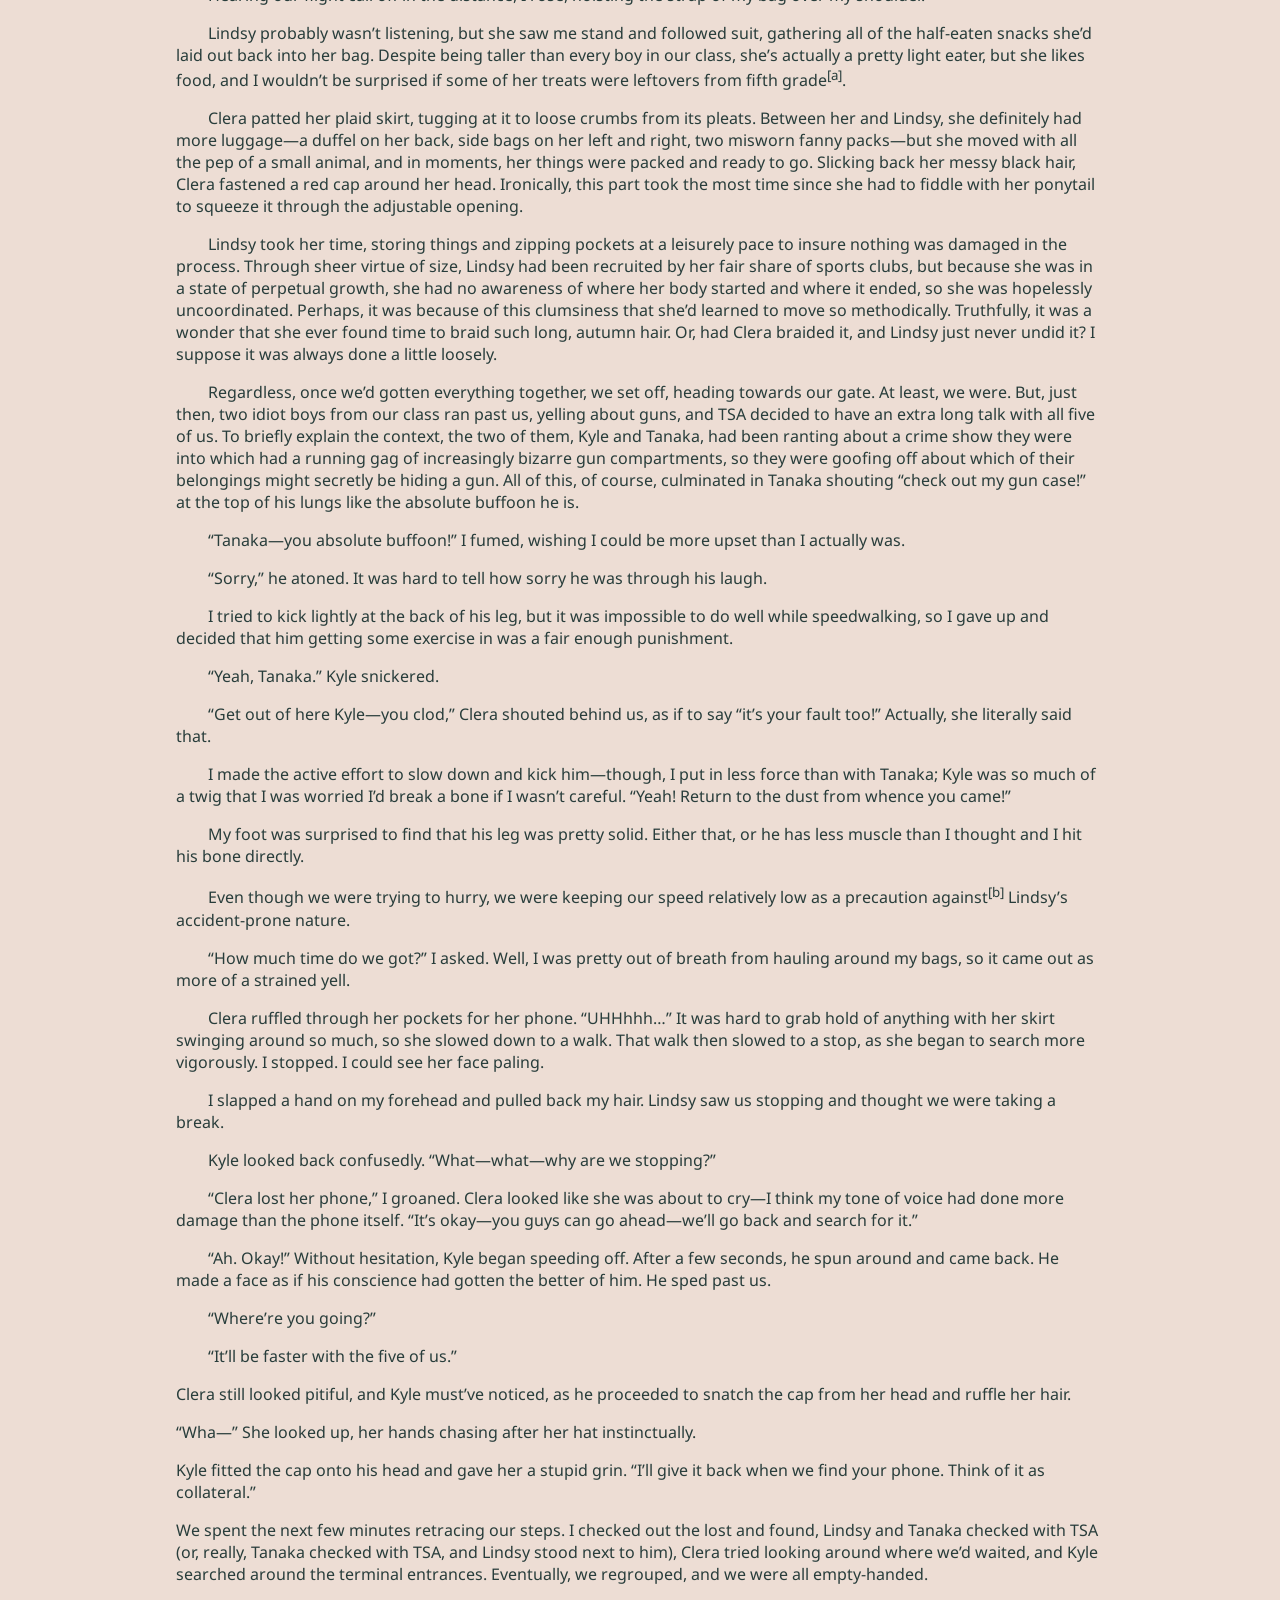
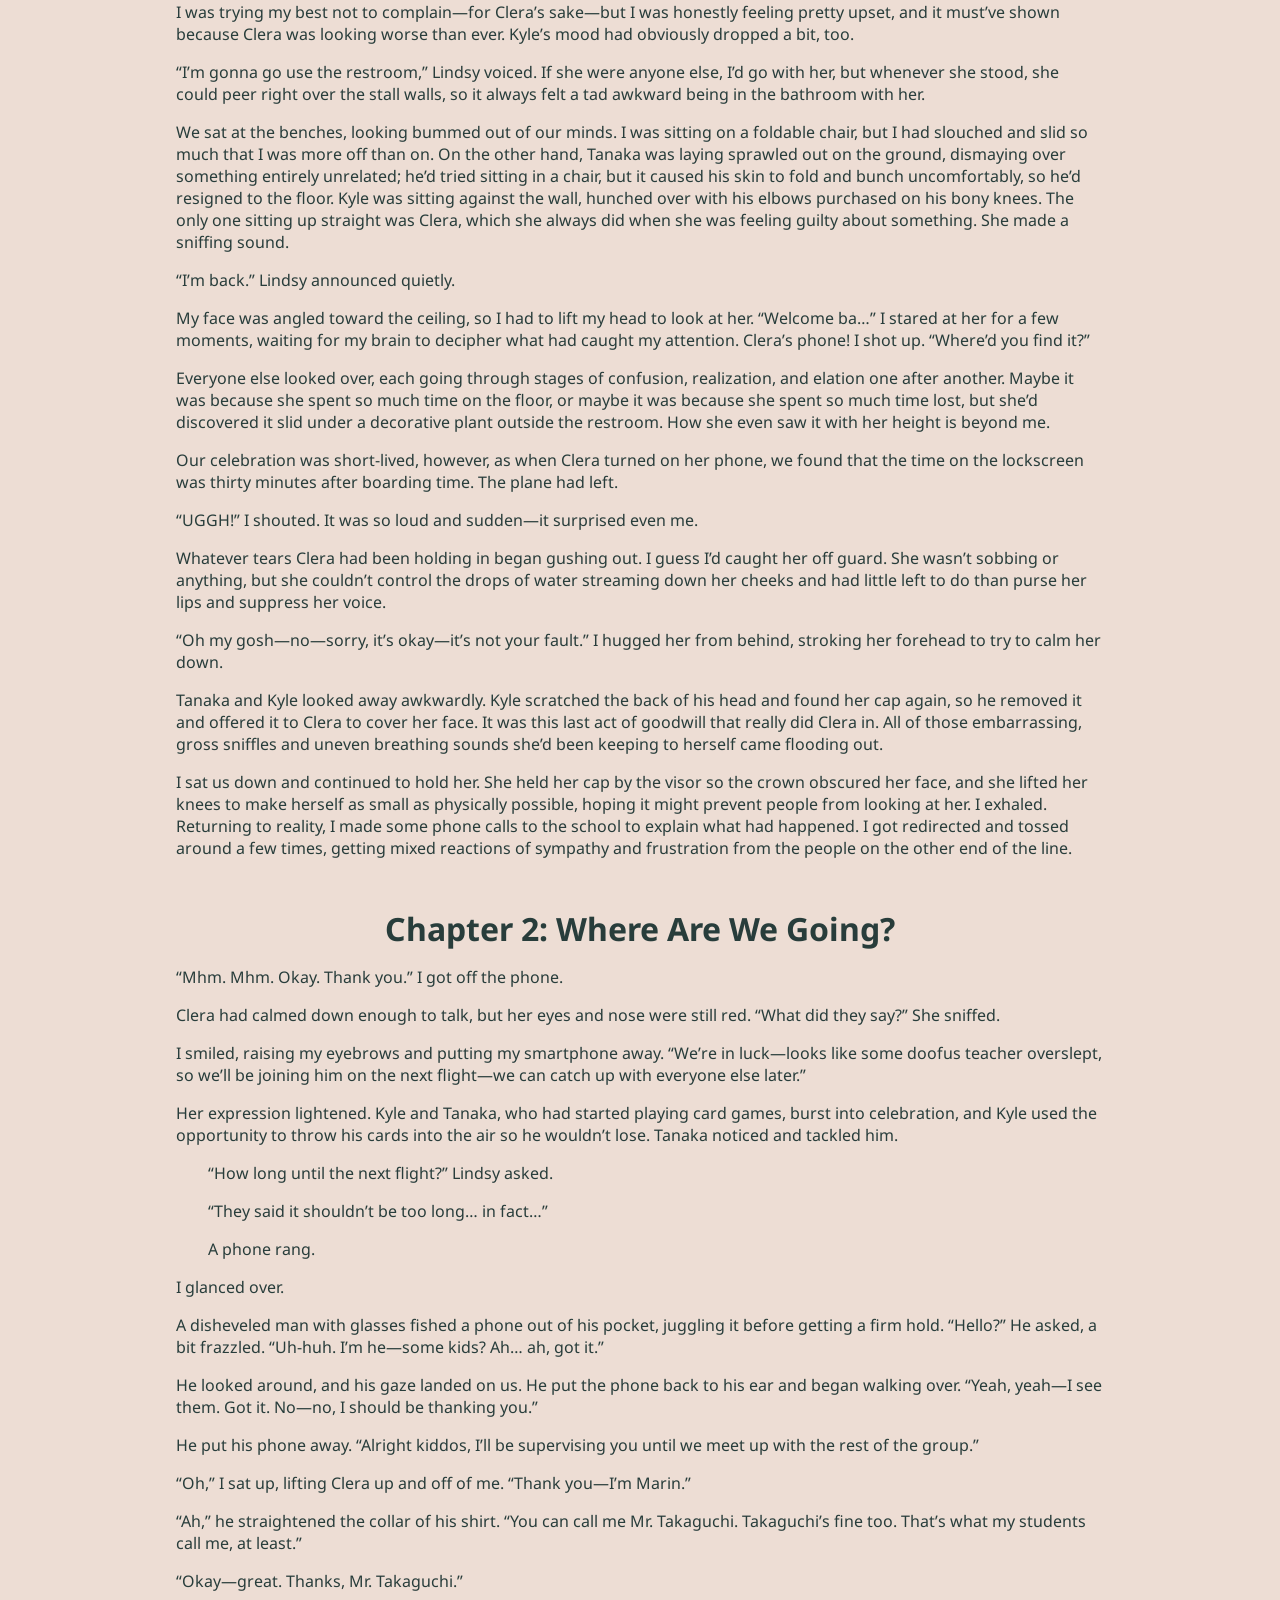
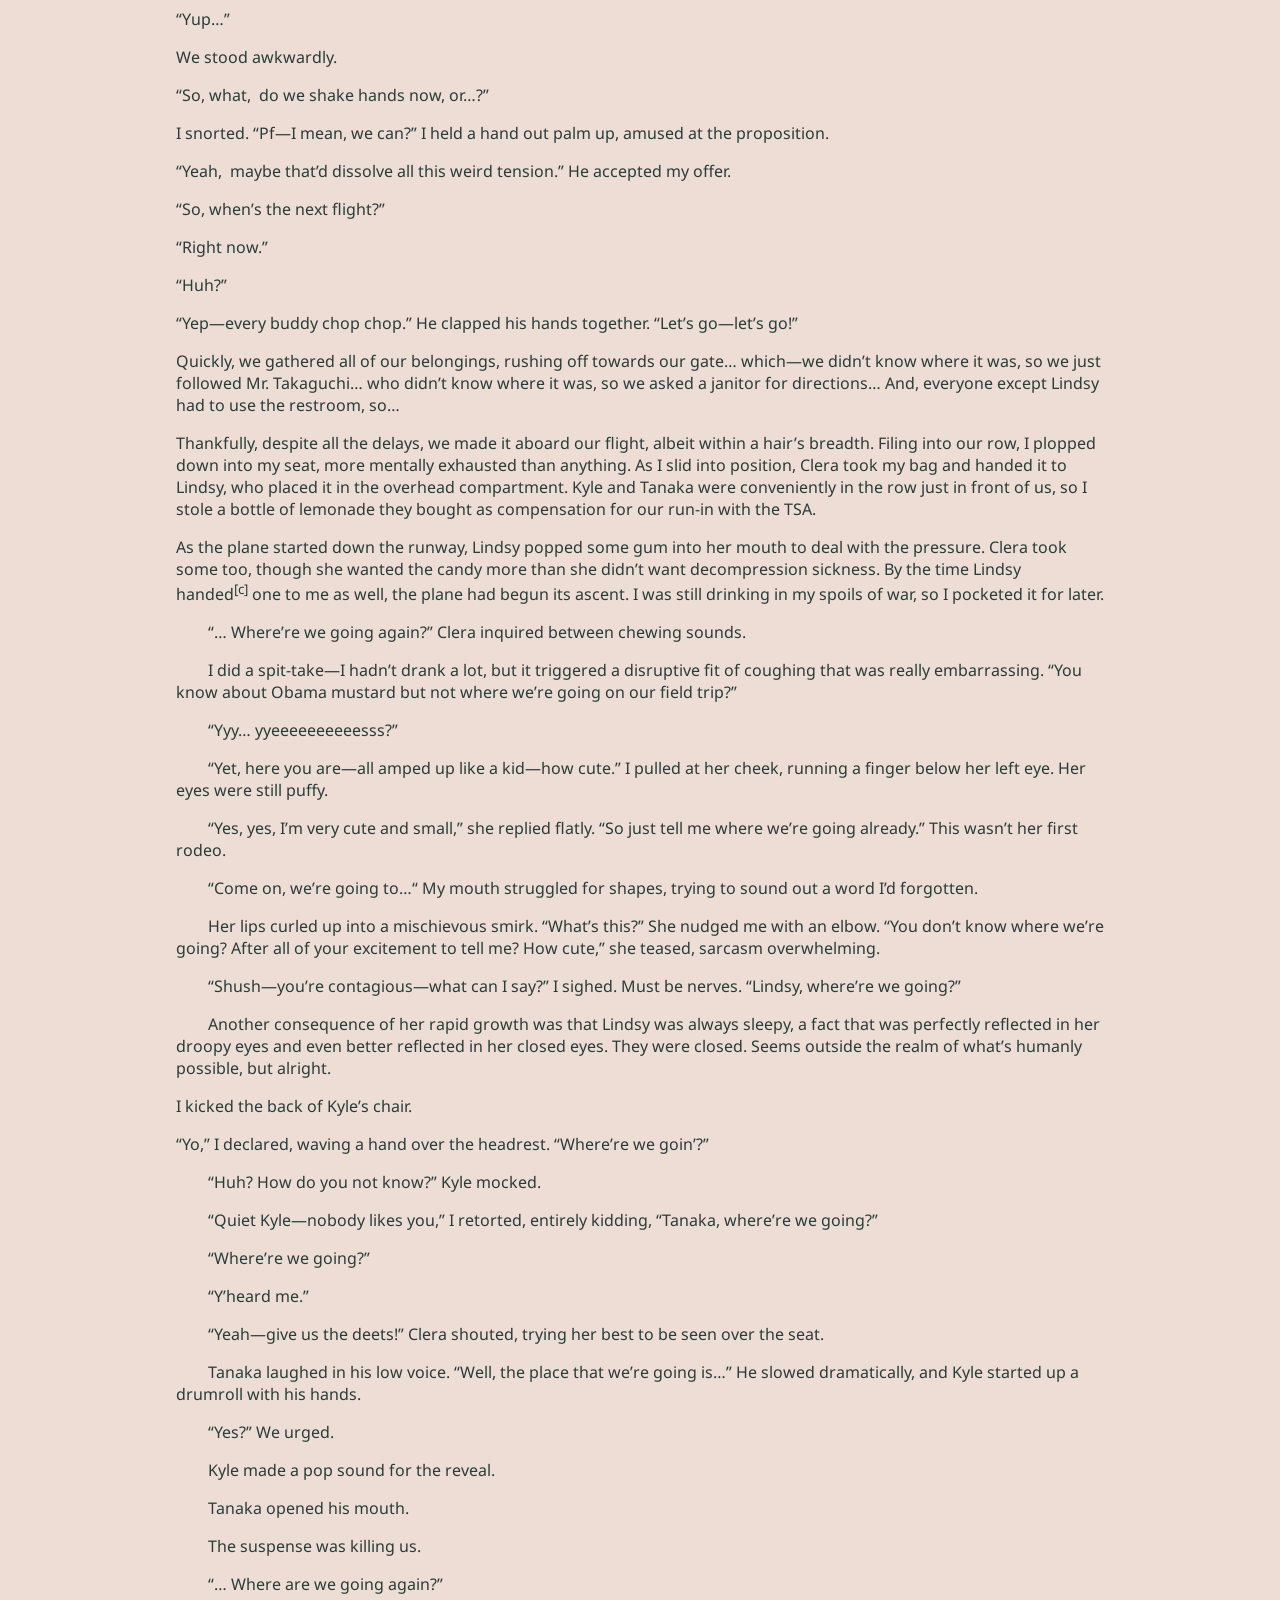
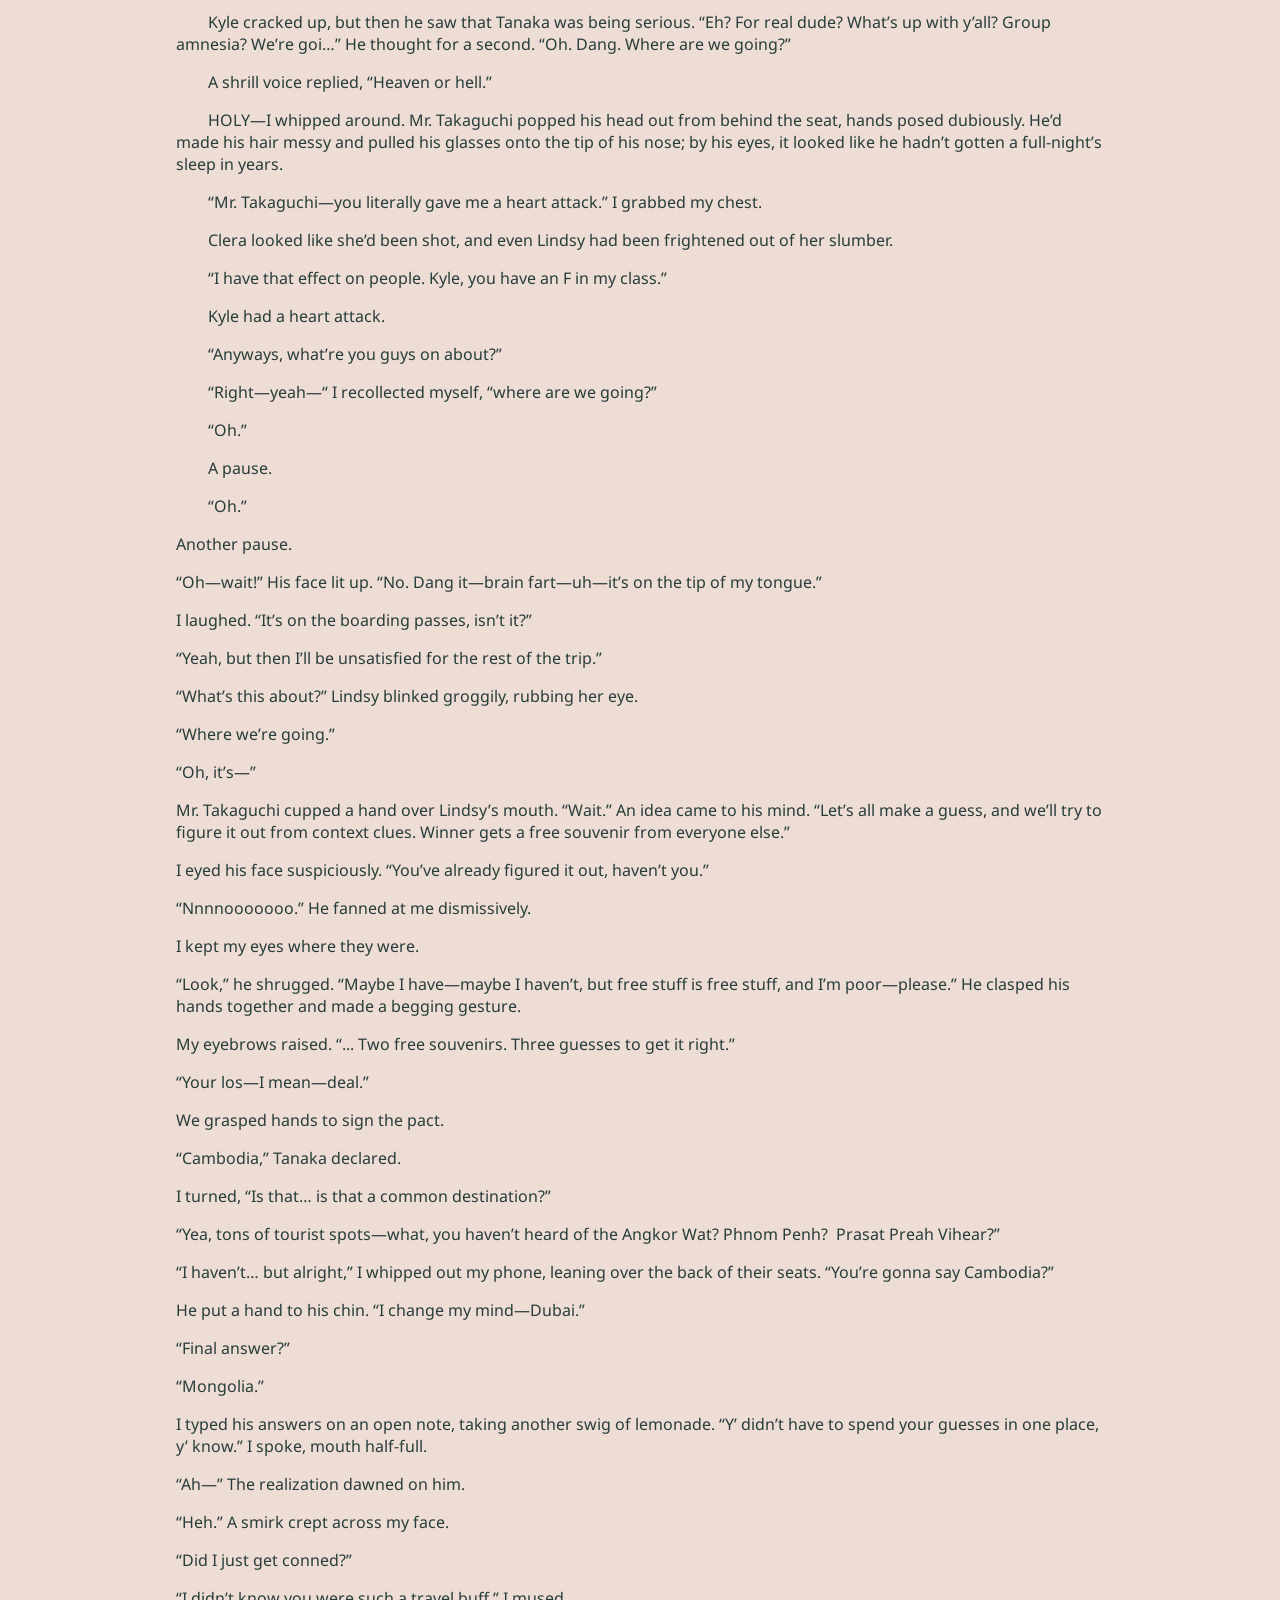
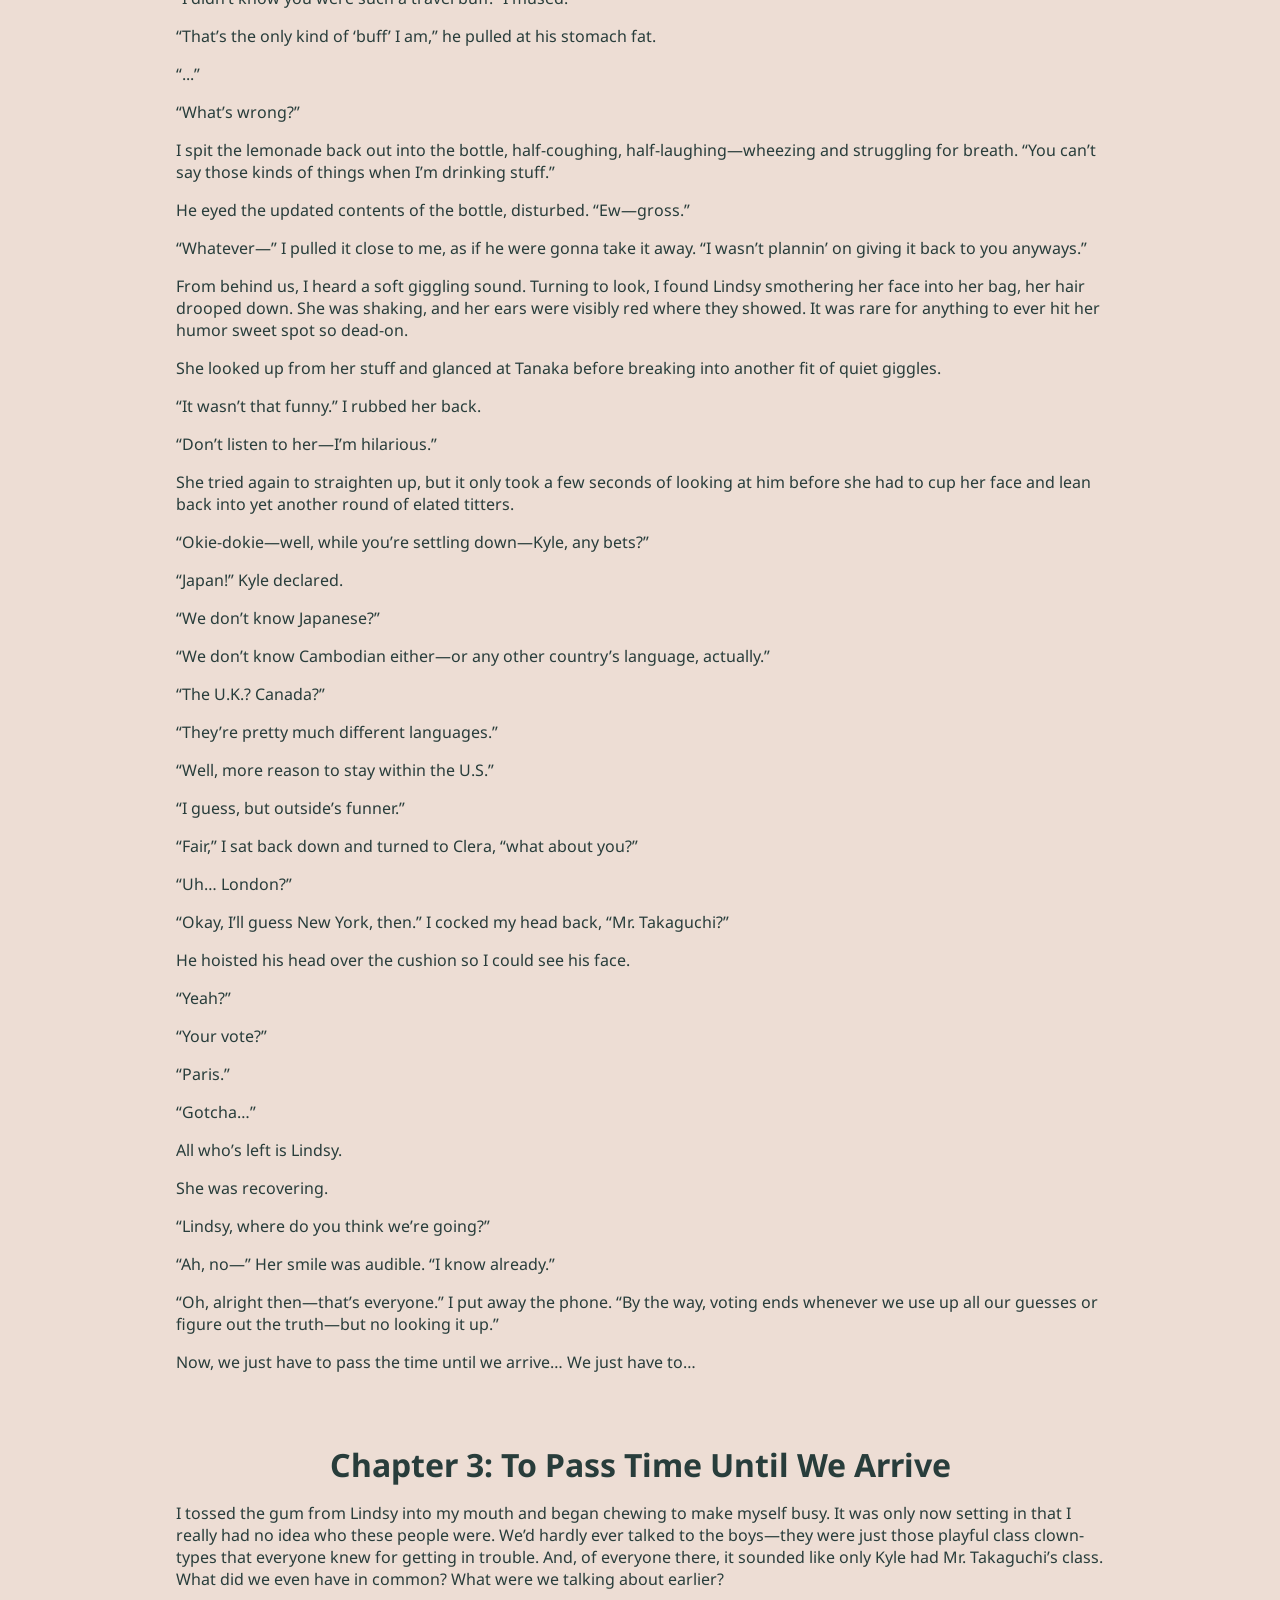
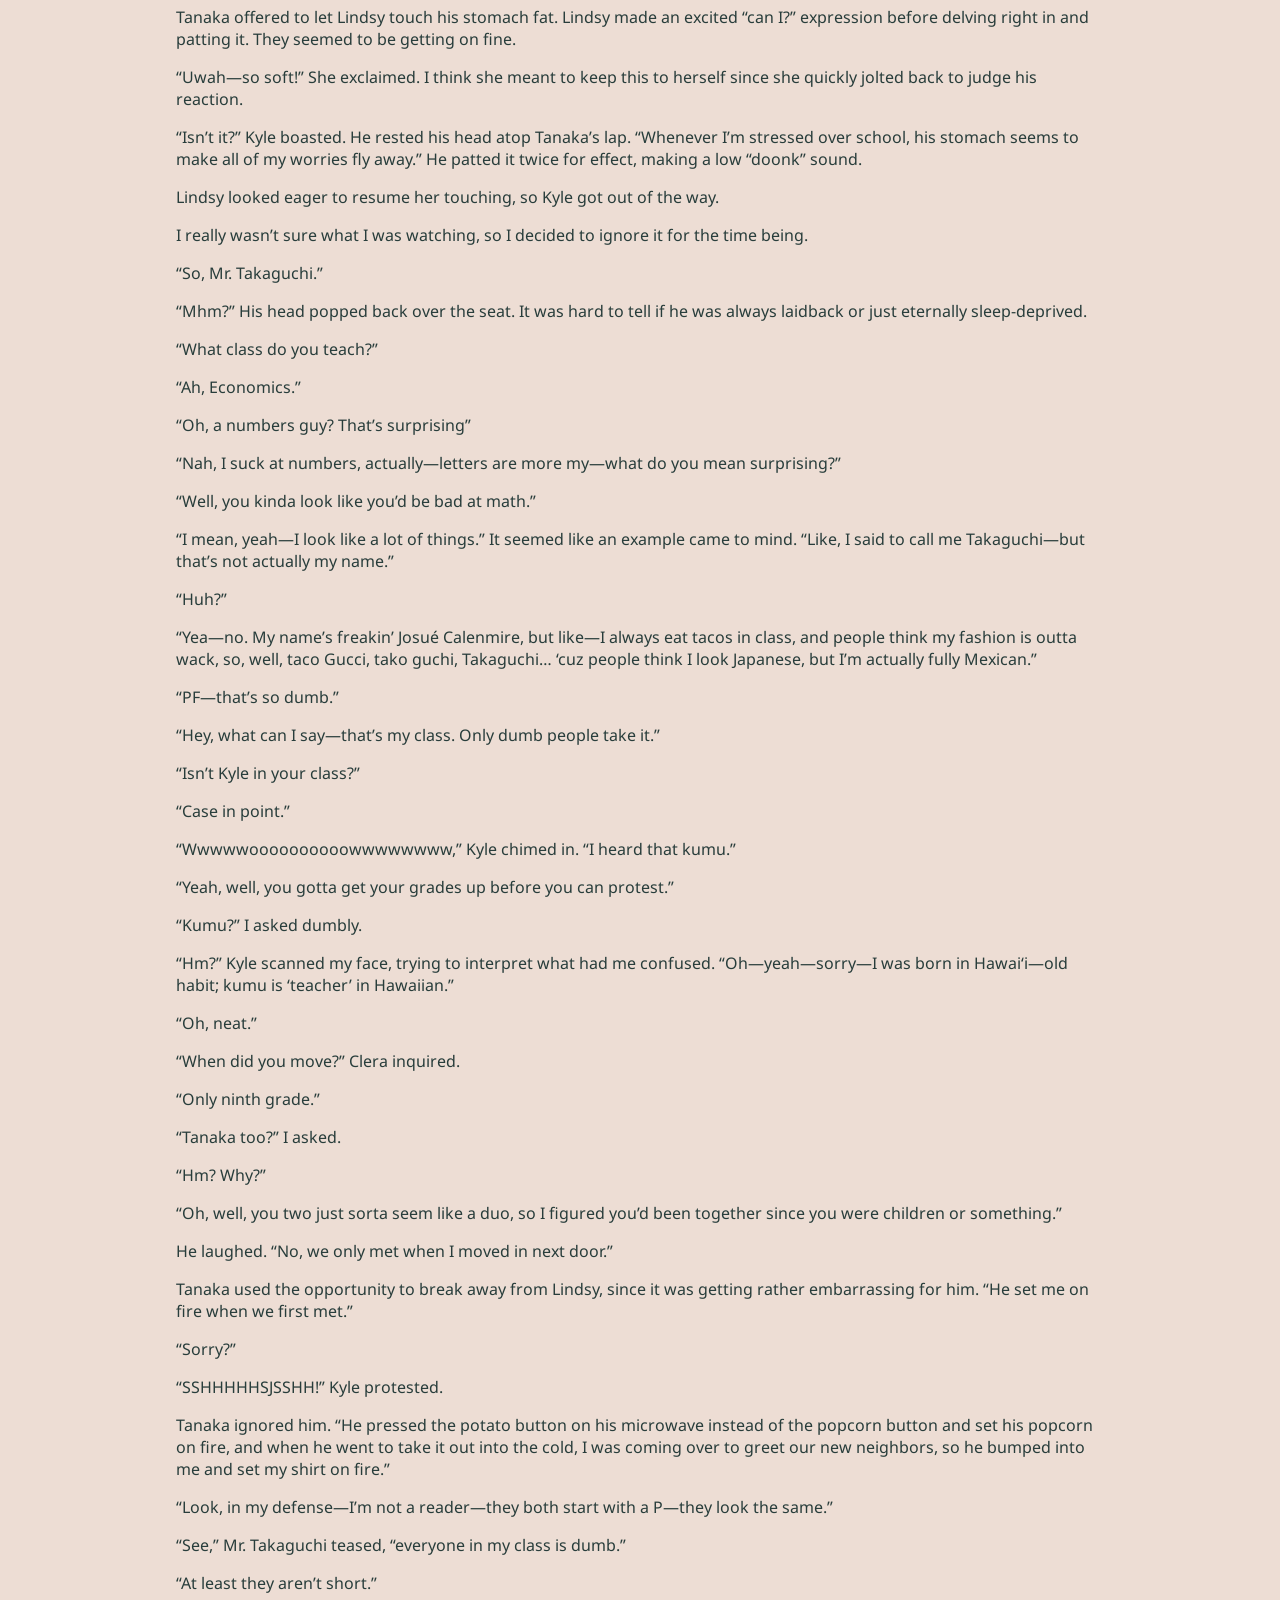
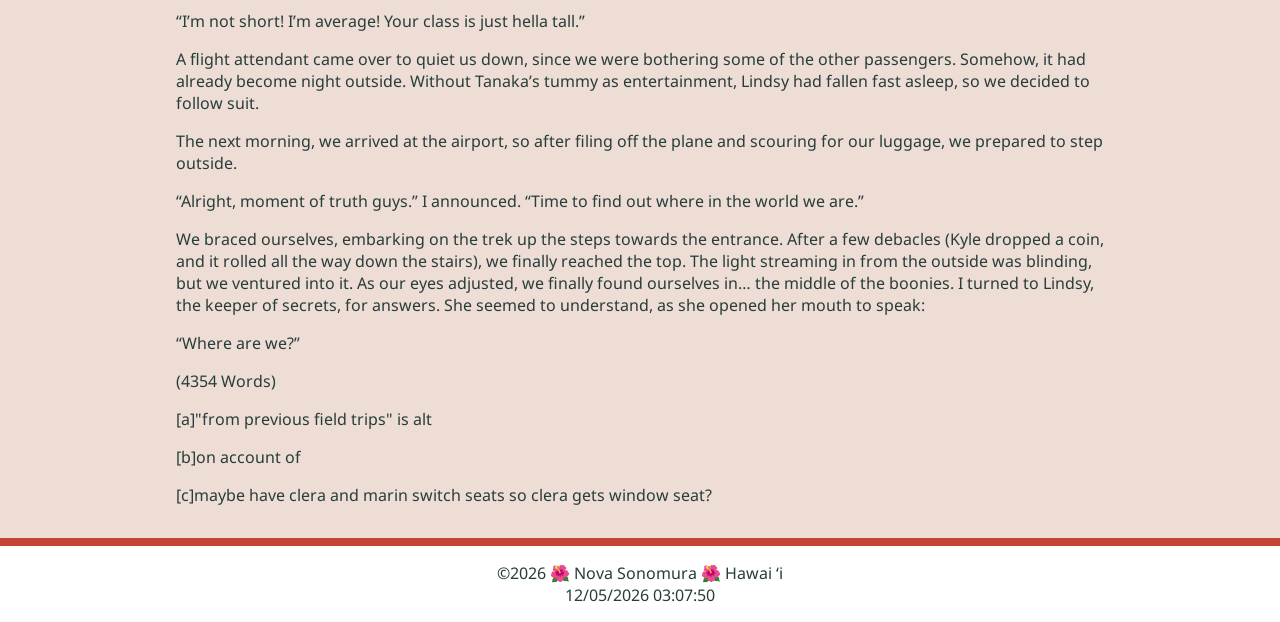
<file: project/novels/strangers-on-the-next-flight-over.html>
<html>

<head>
	<meta content="text/html; charset=UTF-8" http-equiv="content-type">
	<meta charset="UTF-8">
	<base target="_top">
	<title>Strangers on the Next Flight Over | Nova's Novels
	</title>
	<meta property="og:title" content="Strangers on the Next Flight Over | Nova's Novels">
	<meta name="description" content="Strangers on the Next Flight Over | Nova's Novels – Home to novels and the such by Nova.">
	<meta name="author" content="Nova Sonomura">
	<meta property="og:description" content="Strangers on the Next Flight Over | Nova's Novels – Home to novels and the such by Nova.">
	<meta property="og:type" content="website">
	<!--
	<meta property="og:image" content="Image">
	<meta property="og:url" content="URL">
	<meta property="og:site_name" content="Site Name">
	-->
	
	<meta name="twitter:card" content="summary_large_image">
	<meta name="twitter:image:alt" content="Strangers on the Next Flight Over | Nova's Novels – Home to novels and the such by Nova.">
	
	<!--	
	<link rel="icon" href="images/favicon.ico" type="image/ico" sizes="32x32">
	<link rel="apple-touch-icon" href="images/favicon-180.webp" sizes="180x180">
	<link rel="shortcut icon" href="images/favicon-192.webp" sizes="192x192">
	<link rel="apple-touch-icon" href="images/favicon-512.webp" sizes="512x512">
	-->
	
	<link rel="stylesheet" href="../styles/novel.css">
	<link rel="stylesheet" href="../styles/novels.css">
	<link rel="preconnect" href="https://fonts.googleapis.com">
	<link rel="preconnect" href="https://fonts.gstatic.com" crossorigin>
	<link href="https://fonts.googleapis.com/css2?family=Noto+Sans:ital,wght@0,100..900;1,100..900&family=Noto+Serif:ital,wght@0,100..900;1,100..900&display=swap" rel="stylesheet">
	
	<meta name="viewport" content="width=device-width, initial-scale=1">
	<meta name="robots" content="">
	<meta name="theme-color" content="">
	<script src="../scripts/getdates.js" defer></script>
</head>

<body class="flex-column c12 doc-content">
	<header class="flex-row">
		<span id="title">Nova's Novels</span>
		<nav class="flex-row">
			<a href="../index.html">Home</a>
			<a href="../index.html#aboutLink">About</a>
			<a href="../index.html#novelsLink">Novels</a>
		</nav>
	</header>
	<main class="flex-column">
	<p class="c7 title" id="h.gjdgxs"><span class="c2">Strangers on the Next Flight Over</span></p>
	<p class="c7 subtitle" id="h.30j0zll"><span class="c2">By Nova Sonomura</span></p>
	<h1 class="c7" id="h.1fob9te"><span class="c2">Chapter 1: Mustard, or English?</span></h1>
	<p class="c0 c9"><span class="c2">&ldquo;Mustard, or English?&rdquo;</span></p>
	<p class="c0"><span class="c2">&nbsp;&nbsp;&nbsp;&nbsp;&nbsp;&nbsp;&nbsp;&nbsp;I looked up from my phone, mouth twisting in bewilderment. &ldquo;Whhhhhhaaaat are we talking about?&rdquo; My voice was so drenched with exasperation that it was hard to tell whether or not it was a question.</span></p>
	<p class="c0"><span class="c2">&nbsp;&nbsp;&nbsp;&nbsp;&nbsp;&nbsp;&nbsp;&nbsp;&ldquo;Mustard or English,&rdquo; Clera explained.</span></p>
	<p class="c0"><span class="c2">&nbsp;&nbsp;&nbsp;&nbsp;&nbsp;&nbsp;&nbsp;&nbsp;&ldquo;No&mdash;I heard. Why though?&rdquo;</span></p>
	<p class="c0"><span class="c2">&nbsp;&nbsp;&nbsp;&nbsp;&nbsp;&nbsp;&nbsp;&nbsp;&ldquo;We were debating which was more controversial.&rdquo; The &ldquo;we&rdquo; referred to her and Lindsy, who sat across from each other on a long folding table. Were you to judge solely on what was on the surface between them, you&rsquo;d have a difficult time discerning whether they were playing Go Fish, Tic-Tac-Toe, or Jenga, as it seemed like each had been started and abandoned midway by their short attention spans. Neither of them had even brought Jenga pieces, so they had been using wafers and other rectangular treats instead. At some point, they&rsquo;d stopped moving pieces to the top and had settled on eating whatever they took out. Beyond this heaping mess of madness was a gargantuan glass pane, which seemed to blend the definitions of wall and window. Visible through it was an airport runway; a plane sped down and off&mdash;up into a bright blue summer sky, clear besides a sole cumulonimbus towering above the billowing sea of clouds.</span></p>
	<p class="c0"><span class="c2">&nbsp;&nbsp;&nbsp;&nbsp;&nbsp;&nbsp;&nbsp;&nbsp;I ran my fingers through my hair from scalp to nape, bringing wavy strands over my shoulder to twiddle between my thumb and pointer. My foot tapped against my carry-on bags, and my eyes danced up to the ceiling, head bobbing after them. A stream of hot air exited my mouth, slow and drawn-out. &ldquo;Mustard or English?&rdquo; I clarified.</span></p>
	<p class="c0"><span class="c2">&nbsp;&nbsp;&nbsp;&nbsp;&nbsp;&nbsp;&nbsp;&nbsp;&ldquo;Yeah, mustard or English.&rdquo;</span></p>
	<p class="c0"><span class="c2">&nbsp;&nbsp;&nbsp;&nbsp;&nbsp;&nbsp;&nbsp;&nbsp;I thought a moment longer, wondering if I was missing some crucial component that made this a bigger dilemma than it seemed. &ldquo;English,&rdquo; I said at last.</span></p>
	<p class="c0"><span class="c2">&nbsp;&nbsp;&nbsp;&nbsp;&nbsp;&nbsp;&nbsp;&nbsp;&ldquo;Final answer?&rdquo;</span></p>
	<p class="c0"><span class="c2">&nbsp;&nbsp;&nbsp;&nbsp;&nbsp;&nbsp;&nbsp;&nbsp;I squinted, brows narrowing in discernment. &ldquo;Yes&hellip;?&rdquo; I replied unsurely. </span></p>
	<p class="c0"><span class="c2">&nbsp;&nbsp;&nbsp;&nbsp;&nbsp;&nbsp;&nbsp;&nbsp;&ldquo;Are you suuure?&rdquo; she taunted, clearly getting a kick out of this.</span></p>
	<p class="c0"><span class="c2">&nbsp;&nbsp;&nbsp;&nbsp;&nbsp;&nbsp;&nbsp;&nbsp;&ldquo;Yes,&rdquo; I repeated, this time with a bit more confidence: &ldquo;Final answer.&rdquo;</span></p>
	<p class="c0"><span class="c2">&nbsp;&nbsp;&nbsp;&nbsp;&nbsp;&nbsp;&nbsp;&nbsp;&ldquo;See, that&rsquo;s what I said,&rdquo; Lindsy complained.</span></p>
	<p class="c0"><span class="c2">&nbsp;&nbsp;&nbsp;&nbsp;&nbsp;&nbsp;&nbsp;&nbsp;&ldquo;But&mdash;Obama&rsquo;s Dijon Mustard though,&rdquo; Clera countered.</span></p>
	<p class="c0"><span class="c2">&nbsp;&nbsp;&nbsp;&nbsp;&nbsp;&nbsp;&nbsp;&nbsp;&ldquo;Obama&rsquo;s what?&rdquo;</span></p>
	<p class="c0"><span class="c2">&nbsp;&nbsp;&nbsp;&nbsp;&nbsp;&nbsp;&nbsp;&nbsp;&ldquo;Obama ordered a burger with Dijon Mustard&mdash;am I the only one who keeps up with the news?&rdquo;</span></p>
	<p class="c0"><span class="c2">&nbsp;&nbsp;&nbsp;&nbsp;&nbsp;&nbsp;&nbsp;&nbsp;&ldquo;Dijon Mustard was news?&rdquo;</span></p>
	<p class="c0"><span class="c5">&nbsp;&nbsp;&nbsp;&nbsp;&nbsp;&nbsp;&nbsp;&nbsp;&ldquo;No, Obama </span><span class="c5 c6">with</span><span class="c2">&nbsp;Dijon Mustard was news.&rdquo;</span></p>
	<p class="c0"><span class="c2">&nbsp;&nbsp;&nbsp;&nbsp;&nbsp;&nbsp;&nbsp;&nbsp;&ldquo;Right, sorry&mdash;that was news?&rdquo;</span></p>
	<p class="c0"><span class="c2">&nbsp;&nbsp;&nbsp;&nbsp;&nbsp;&nbsp;&nbsp;&nbsp;&ldquo;It was.&rdquo;</span></p>
	<p class="c0"><span class="c2">&nbsp;&nbsp;&nbsp;&nbsp;&nbsp;&nbsp;&nbsp;&nbsp;&ldquo;Why?&quot;</span></p>
	<p class="c0"><span class="c2">&nbsp;&nbsp;&nbsp;&nbsp;&nbsp;&nbsp;&nbsp;&nbsp;&ldquo;I dunno,&rdquo; she admitted. Then, she got that glimmer in her eyes that said she&rsquo;d come up with a good one-liner. So, mustering all of her theatric abilities, she stood up, proud and strong, directing one hand toward her heart and the other forward, projecting her song (that is, her witty remark) to flow into the audience (that is, us): &ldquo;&lsquo;Cuz in the land of the free, no one can eat what they want.&rdquo;</span></p>
	<p class="c0"><span class="c2">&nbsp;&nbsp;&nbsp;&nbsp;&nbsp;&nbsp;&nbsp;&nbsp;&ldquo;Harrowing.&rdquo;</span></p>
	<p class="c0"><span class="c2">&nbsp;&nbsp;&nbsp;&nbsp;&nbsp;&nbsp;&nbsp;&nbsp;&ldquo;What a tragedy,&rdquo; Lindsy mourned.</span></p>
	<p class="c0"><span class="c2">&nbsp;&nbsp;&nbsp;&nbsp;&nbsp;&nbsp;&nbsp;&nbsp;&ldquo;But, like, everyone hates English, right?&rdquo;</span></p>
	<p class="c0"><span class="c2">&nbsp;&nbsp;&nbsp;&nbsp;&nbsp;&nbsp;&nbsp;&nbsp;&ldquo;Exactly,&rdquo; Clera snapped a finger at me. &ldquo;So, that&rsquo;s not controversial at all.&rdquo;</span></p>
	<p class="c0"><span class="c2">&nbsp;&nbsp;&nbsp;&nbsp;&nbsp;&nbsp;&nbsp;&nbsp;&ldquo;Oh, dang&mdash;got me there.&rdquo; </span></p>
	<p class="c0"><span class="c2">&nbsp;&nbsp;&nbsp;&nbsp;&nbsp;&nbsp;&nbsp;&nbsp;Hearing our flight call off in the distance, I rose, hoisting the strap of my bag over my shoulder. </span></p>
	<p class="c0"><span class="c5">&nbsp;&nbsp;&nbsp;&nbsp;&nbsp;&nbsp;&nbsp;&nbsp;Lindsy probably wasn&rsquo;t listening, but she saw me stand and followed suit, gathering all of the half-eaten snacks she&rsquo;d laid out back into her bag. Despite being taller than every boy in our class, she&rsquo;s actually a pretty light eater, but she likes food, and I wouldn&rsquo;t be surprised if some of her treats were leftovers from fifth </span><span class="c5">grade</span><sup><a href="#cmnt1" id="cmnt_ref1">[a]</a></sup><span class="c2">.</span></p>
	<p class="c0"><span class="c2">&nbsp;&nbsp;&nbsp;&nbsp;&nbsp;&nbsp;&nbsp;&nbsp;Clera patted her plaid skirt, tugging at it to loose crumbs from its pleats. Between her and Lindsy, she definitely had more luggage&mdash;a duffel on her back, side bags on her left and right, two misworn fanny packs&mdash;but she moved with all the pep of a small animal, and in moments, her things were packed and ready to go. Slicking back her messy black hair, Clera fastened a red cap around her head. Ironically, this part took the most time since she had to fiddle with her ponytail to squeeze it through the adjustable opening. </span></p>
	<p class="c0"><span class="c5">&nbsp;&nbsp;&nbsp;&nbsp;&nbsp;&nbsp;&nbsp;&nbsp;Lindsy took her time, storing things and zipping pockets at a leisurely pace to insure nothing was damaged in the process. Through sheer virtue of size, Lindsy had been recruited by her fair share of sports clubs, but because she was in a state of perpetual growth, she had no awareness of where her body started and where it ended, so she was hopelessly uncoordinated. Perhaps, it was because of this clumsiness that she&rsquo;d learned to move so methodically. Truthfully, it was a wonder that she ever found time to braid such long, autumn hair. Or, had Clera braided it, and Lindsy just never undid it? I suppose it </span><span class="c5 c6">was</span><span class="c2">&nbsp;always done a little loosely. </span></p>
	<p class="c0"><span class="c2">&nbsp;&nbsp;&nbsp;&nbsp;&nbsp;&nbsp;&nbsp;&nbsp;Regardless, once we&rsquo;d gotten everything together, we set off, heading towards our gate. At least, we were. But, just then, two idiot boys from our class ran past us, yelling about guns, and TSA decided to have an extra long talk with all five of us. To briefly explain the context, the two of them, Kyle and Tanaka, had been ranting about a crime show they were into which had a running gag of increasingly bizarre gun compartments, so they were goofing off about which of their belongings might secretly be hiding a gun. All of this, of course, culminated in Tanaka shouting &ldquo;check out my gun case!&rdquo; at the top of his lungs like the absolute buffoon he is. </span></p>
	<p class="c0"><span class="c2">&nbsp;&nbsp;&nbsp;&nbsp;&nbsp;&nbsp;&nbsp;&nbsp;&ldquo;Tanaka&mdash;you absolute buffoon!&rdquo; I fumed, wishing I could be more upset than I actually was. </span></p>
	<p class="c0"><span class="c2">&nbsp;&nbsp;&nbsp;&nbsp;&nbsp;&nbsp;&nbsp;&nbsp;&ldquo;Sorry,&rdquo; he atoned. It was hard to tell how sorry he was through his laugh.</span></p>
	<p class="c0"><span class="c2">&nbsp;&nbsp;&nbsp;&nbsp;&nbsp;&nbsp;&nbsp;&nbsp;I tried to kick lightly at the back of his leg, but it was impossible to do well while speedwalking, so I gave up and decided that him getting some exercise in was a fair enough punishment.</span></p>
	<p class="c0"><span class="c2">&nbsp;&nbsp;&nbsp;&nbsp;&nbsp;&nbsp;&nbsp;&nbsp;&ldquo;Yeah, Tanaka.&rdquo; Kyle snickered.</span></p>
	<p class="c0"><span class="c2">&nbsp;&nbsp;&nbsp;&nbsp;&nbsp;&nbsp;&nbsp;&nbsp;&ldquo;Get out of here Kyle&mdash;you clod,&rdquo; Clera shouted behind us, as if to say &ldquo;it&rsquo;s your fault too!&rdquo; Actually, she literally said that.</span></p>
	<p class="c0"><span class="c2">&nbsp;&nbsp;&nbsp;&nbsp;&nbsp;&nbsp;&nbsp;&nbsp;I made the active effort to slow down and kick him&mdash;though, I put in less force than with Tanaka; Kyle was so much of a twig that I was worried I&rsquo;d break a bone if I wasn&rsquo;t careful. &ldquo;Yeah! Return to the dust from whence you came!&rdquo;</span></p>
	<p class="c0"><span class="c2">&nbsp;&nbsp;&nbsp;&nbsp;&nbsp;&nbsp;&nbsp;&nbsp;My foot was surprised to find that his leg was pretty solid. Either that, or he has less muscle than I thought and I hit his bone directly.</span></p>
	<p class="c0"><span class="c5">&nbsp;&nbsp;&nbsp;&nbsp;&nbsp;&nbsp;&nbsp;&nbsp;Even though we were trying to hurry, we were keeping our speed relatively low </span><span class="c5">as a precaution against</span><sup><a href="#cmnt2" id="cmnt_ref2">[b]</a></sup><span class="c2">&nbsp;Lindsy&rsquo;s accident-prone nature.</span></p>
	<p class="c0"><span class="c2">&nbsp;&nbsp;&nbsp;&nbsp;&nbsp;&nbsp;&nbsp;&nbsp;&ldquo;How much time do we got?&rdquo; I asked. Well, I was pretty out of breath from hauling around my bags, so it came out as more of a strained yell.</span></p>
	<p class="c0"><span class="c2">&nbsp;&nbsp;&nbsp;&nbsp;&nbsp;&nbsp;&nbsp;&nbsp;Clera ruffled through her pockets for her phone. &ldquo;UHHhhh&hellip;&rdquo; It was hard to grab hold of anything with her skirt swinging around so much, so she slowed down to a walk. That walk then slowed to a stop, as she began to search more vigorously. I stopped. I could see her face paling.</span></p>
	<p class="c0"><span class="c2">&nbsp;&nbsp;&nbsp;&nbsp;&nbsp;&nbsp;&nbsp;&nbsp;I slapped a hand on my forehead and pulled back my hair. Lindsy saw us stopping and thought we were taking a break.</span></p>
	<p class="c0"><span class="c2">&nbsp;&nbsp;&nbsp;&nbsp;&nbsp;&nbsp;&nbsp;&nbsp;Kyle looked back confusedly. &ldquo;What&mdash;what&mdash;why are we stopping?&rdquo;</span></p>
	<p class="c0"><span class="c2">&nbsp;&nbsp;&nbsp;&nbsp;&nbsp;&nbsp;&nbsp;&nbsp;&ldquo;Clera lost her phone,&rdquo; I groaned. Clera looked like she was about to cry&mdash;I think my tone of voice had done more damage than the phone itself. &ldquo;It&rsquo;s okay&mdash;you guys can go ahead&mdash;we&rsquo;ll go back and search for it.&rdquo;</span></p>
	<p class="c0"><span class="c2">&nbsp;&nbsp;&nbsp;&nbsp;&nbsp;&nbsp;&nbsp;&nbsp;&ldquo;Ah. Okay!&rdquo; Without hesitation, Kyle began speeding off. After a few seconds, he spun around and came back. He made a face as if his conscience had gotten the better of him. He sped past us. </span></p>
	<p class="c0"><span class="c2">&nbsp;&nbsp;&nbsp;&nbsp;&nbsp;&nbsp;&nbsp;&nbsp;&ldquo;Where&rsquo;re you going?&rdquo;</span></p>
	<p class="c0"><span class="c2">&nbsp;&nbsp;&nbsp;&nbsp;&nbsp;&nbsp;&nbsp;&nbsp;&ldquo;It&rsquo;ll be faster with the five of us.&rdquo; </span></p>
	<p class="c0 c3"><span class="c2">Clera still looked pitiful, and Kyle must&rsquo;ve noticed, as he proceeded to snatch the cap from her head and ruffle her hair. </span></p>
	<p class="c0 c3"><span class="c2">&ldquo;Wha&mdash;&rdquo; She looked up, her hands chasing after her hat instinctually.</span></p>
	<p class="c0 c3"><span class="c2">Kyle fitted the cap onto his head and gave her a stupid grin. &ldquo;I&rsquo;ll give it back when we find your phone. Think of it as collateral.&rdquo; </span></p>
	<p class="c0 c3"><span class="c2">We spent the next few minutes retracing our steps. I checked out the lost and found, Lindsy and Tanaka checked with TSA (or, really, Tanaka checked with TSA, and Lindsy stood next to him), Clera tried looking around where we&rsquo;d waited, and Kyle searched around the terminal entrances. Eventually, we regrouped, and we were all empty-handed. </span></p>
	<p class="c0 c3"><span class="c2">I was trying my best not to complain&mdash;for Clera&rsquo;s sake&mdash;but I was honestly feeling pretty upset, and it must&rsquo;ve shown because Clera was looking worse than ever. Kyle&rsquo;s mood had obviously dropped a bit, too.</span></p>
	<p class="c0 c3"><span class="c2">&ldquo;I&rsquo;m gonna go use the restroom,&rdquo; Lindsy voiced. If she were anyone else, I&rsquo;d go with her, but whenever she stood, she could peer right over the stall walls, so it always felt a tad awkward being in the bathroom with her.</span></p>
	<p class="c0 c3"><span class="c2">We sat at the benches, looking bummed out of our minds. I was sitting on a foldable chair, but I had slouched and slid so much that I was more off than on. On the other hand, Tanaka was laying sprawled out on the ground, dismaying over something entirely unrelated; he&rsquo;d tried sitting in a chair, but it caused his skin to fold and bunch uncomfortably, so he&rsquo;d resigned to the floor. Kyle was sitting against the wall, hunched over with his elbows purchased on his bony knees. The only one sitting up straight was Clera, which she always did when she was feeling guilty about something. She made a sniffing sound.</span></p>
	<p class="c0 c3"><span class="c2">&ldquo;I&rsquo;m back.&rdquo; Lindsy announced quietly.</span></p>
	<p class="c0 c3"><span class="c5">My face was angled toward the ceiling, so I had to lift my head to look at her. &ldquo;Welcome ba&hellip;&rdquo; I stared at her for a few moments, waiting for my brain to decipher what had caught my attention. </span><span class="c5 c6">Clera&rsquo;s phone! </span><span class="c2">I shot up. &ldquo;Where&rsquo;d you find it?&rdquo;</span></p>
	<p class="c0 c3"><span class="c2">Everyone else looked over, each going through stages of confusion, realization, and elation one after another. Maybe it was because she spent so much time on the floor, or maybe it was because she spent so much time lost, but she&rsquo;d discovered it slid under a decorative plant outside the restroom. How she even saw it with her height is beyond me. </span></p>
	<p class="c0 c3"><span class="c2">Our celebration was short-lived, however, as when Clera turned on her phone, we found that the time on the lockscreen was thirty minutes after boarding time. The plane had left.</span></p>
	<p class="c0 c3"><span class="c2">&ldquo;UGGH!&rdquo; I shouted. It was so loud and sudden&mdash;it surprised even me.</span></p>
	<p class="c0 c3"><span class="c2">Whatever tears Clera had been holding in began gushing out. I guess I&rsquo;d caught her off guard. She wasn&rsquo;t sobbing or anything, but she couldn&rsquo;t control the drops of water streaming down her cheeks and had little left to do than purse her lips and suppress her voice.</span></p>
	<p class="c0 c3"><span class="c2">&ldquo;Oh my gosh&mdash;no&mdash;sorry, it&rsquo;s okay&mdash;it&rsquo;s not your fault.&rdquo; I hugged her from behind, stroking her forehead to try to calm her down.</span></p>
	<p class="c0 c3"><span class="c2">Tanaka and Kyle looked away awkwardly. Kyle scratched the back of his head and found her cap again, so he removed it and offered it to Clera to cover her face. It was this last act of goodwill that really did Clera in. All of those embarrassing, gross sniffles and uneven breathing sounds she&rsquo;d been keeping to herself came flooding out.</span></p>
	<p class="c0 c3"><span class="c2">I sat us down and continued to hold her. She held her cap by the visor so the crown obscured her face, and she lifted her knees to make herself as small as physically possible, hoping it might prevent people from looking at her. I exhaled. Returning to reality, I made some phone calls to the school to explain what had happened. I got redirected and tossed around a few times, getting mixed reactions of sympathy and frustration from the people on the other end of the line. </span></p>
	<p class="c0 c10"><span class="c2"></span></p>
	<hr style="page-break-before:always;display:none;">
	<h1 class="c7 c13" id="h.3znysh7"><span class="c2"></span></h1>
	<h1 class="c7" id="h.2et92p0"><span class="c2">Chapter 2: Where Are We Going?</span></h1>
	<p class="c0 c3"><span class="c2">&ldquo;Mhm. Mhm. Okay. Thank you.&rdquo; I got off the phone.</span></p>
	<p class="c0 c3"><span class="c2">Clera had calmed down enough to talk, but her eyes and nose were still red. &ldquo;What did they say?&rdquo; She sniffed.</span></p>
	<p class="c0 c3"><span class="c2">I smiled, raising my eyebrows and putting my smartphone away. &ldquo;We&rsquo;re in luck&mdash;looks like some doofus teacher overslept, so we&rsquo;ll be joining him on the next flight&mdash;we can catch up with everyone else later.&rdquo;</span></p>
	<p class="c0 c3"><span class="c2">Her expression lightened. Kyle and Tanaka, who had started playing card games, burst into celebration, and Kyle used the opportunity to throw his cards into the air so he wouldn&rsquo;t lose. Tanaka noticed and tackled him.</span></p>
	<p class="c0"><span class="c2">&nbsp;&nbsp;&nbsp;&nbsp;&nbsp;&nbsp;&nbsp;&nbsp;&ldquo;How long until the next flight?&rdquo; Lindsy asked.</span></p>
	<p class="c0"><span class="c2">&nbsp;&nbsp;&nbsp;&nbsp;&nbsp;&nbsp;&nbsp;&nbsp;&ldquo;They said it shouldn&rsquo;t be too long&hellip; in fact&hellip;&rdquo;</span></p>
	<p class="c0"><span class="c2">&nbsp;&nbsp;&nbsp;&nbsp;&nbsp;&nbsp;&nbsp;&nbsp;A phone rang. </span></p>
	<p class="c0 c3"><span class="c2">I glanced over.</span></p>
	<p class="c0 c3"><span class="c2">A disheveled man with glasses fished a phone out of his pocket, juggling it before getting a firm hold. &ldquo;Hello?&rdquo; He asked, a bit frazzled. &ldquo;Uh-huh. I&rsquo;m he&mdash;some kids? Ah&hellip; ah, got it.&rdquo;</span></p>
	<p class="c0 c3"><span class="c2">He looked around, and his gaze landed on us. He put the phone back to his ear and began walking over. &ldquo;Yeah, yeah&mdash;I see them. Got it. No&mdash;no, I should be thanking you.&rdquo;</span></p>
	<p class="c0 c3"><span class="c2">He put his phone away. &ldquo;Alright kiddos, I&rsquo;ll be supervising you until we meet up with the rest of the group.&rdquo;</span></p>
	<p class="c0 c3"><span class="c2">&ldquo;Oh,&rdquo; I sat up, lifting Clera up and off of me. &ldquo;Thank you&mdash;I&rsquo;m Marin.&rdquo;</span></p>
	<p class="c0 c3"><span class="c2">&ldquo;Ah,&rdquo; he straightened the collar of his shirt. &ldquo;You can call me Mr. Takaguchi. Takaguchi&rsquo;s fine too. That&rsquo;s what my students call me, at least.&rdquo;</span></p>
	<p class="c0 c3"><span class="c2">&ldquo;Okay&mdash;great. Thanks, Mr. Takaguchi.&rdquo;</span></p>
	<p class="c0 c3"><span class="c2">&ldquo;Yup&hellip;&rdquo;</span></p>
	<p class="c0 c3"><span class="c2">We stood awkwardly.</span></p>
	<p class="c0 c3"><span class="c2">&ldquo;So, what, &nbsp;do we shake hands now, or&hellip;?&rdquo;</span></p>
	<p class="c0 c3"><span class="c2">I snorted. &ldquo;Pf&mdash;I mean, we can?&rdquo; I held a hand out palm up, amused at the proposition.</span></p>
	<p class="c0 c3"><span class="c2">&ldquo;Yeah, &nbsp;maybe that&rsquo;d dissolve all this weird tension.&rdquo; He accepted my offer.</span></p>
	<p class="c0 c3"><span class="c2">&ldquo;So, when&rsquo;s the next flight?&rdquo;</span></p>
	<p class="c0 c3"><span class="c2">&ldquo;Right now.&rdquo;</span></p>
	<p class="c0 c3"><span class="c2">&ldquo;Huh?&rdquo;</span></p>
	<p class="c0 c3"><span class="c2">&ldquo;Yep&mdash;every buddy chop chop.&rdquo; He clapped his hands together. &ldquo;Let&rsquo;s go&mdash;let&rsquo;s go!&rdquo;</span></p>
	<p class="c0 c3"><span class="c2">Quickly, we gathered all of our belongings, rushing off towards our gate&hellip; which&mdash;we didn&rsquo;t know where it was, so we just followed Mr. Takaguchi&hellip; who didn&rsquo;t know where it was, so we asked a janitor for directions&hellip; And, everyone except Lindsy had to use the restroom, so&hellip;</span></p>
	<p class="c0 c3"><span class="c2">Thankfully, despite all the delays, we made it aboard our flight, albeit within a hair&rsquo;s breadth. Filing into our row, I plopped down into my seat, more mentally exhausted than anything. As I slid into position, Clera took my bag and handed it to Lindsy, who placed it in the overhead compartment. Kyle and Tanaka were conveniently in the row just in front of us, so I stole a bottle of lemonade they bought as compensation for our run-in with the TSA. </span></p>
	<p class="c0 c3"><span class="c5">As the plane started down the runway, Lindsy popped some gum into her mouth to deal with the pressure. Clera took some too, though she wanted the candy more than she didn&rsquo;t want decompression sickness. By the time Lindsy </span><span class="c5">handed</span><sup><a href="#cmnt3" id="cmnt_ref3">[c]</a></sup><span class="c2">&nbsp;one to me as well, the plane had begun its ascent. I was still drinking in my spoils of war, so I pocketed it for later. </span></p>
	<p class="c0"><span class="c2">&nbsp;&nbsp;&nbsp;&nbsp;&nbsp;&nbsp;&nbsp;&nbsp;&ldquo;&hellip; Where&rsquo;re we going again?&rdquo; Clera inquired between chewing sounds.</span></p>
	<p class="c0"><span class="c2">&nbsp;&nbsp;&nbsp;&nbsp;&nbsp;&nbsp;&nbsp;&nbsp;I did a spit-take&mdash;I hadn&rsquo;t drank a lot, but it triggered a disruptive fit of coughing that was really embarrassing. &ldquo;You know about Obama mustard but not where we&rsquo;re going on our field trip?&rdquo;</span></p>
	<p class="c0"><span class="c2">&nbsp;&nbsp;&nbsp;&nbsp;&nbsp;&nbsp;&nbsp;&nbsp;&ldquo;Yyy&hellip; yyeeeeeeeeeesss?&rdquo;</span></p>
	<p class="c0"><span class="c2">&nbsp;&nbsp;&nbsp;&nbsp;&nbsp;&nbsp;&nbsp;&nbsp;&ldquo;Yet, here you are&mdash;all amped up like a kid&mdash;how cute.&rdquo; I pulled at her cheek, running a finger below her left eye. Her eyes were still puffy.</span></p>
	<p class="c0"><span class="c5">&nbsp;&nbsp;&nbsp;&nbsp;&nbsp;&nbsp;&nbsp;&nbsp;&ldquo;Yes, yes, I&rsquo;m very cute and </span><span class="c5 c6">small</span><span class="c2">,&rdquo; she replied flatly. &ldquo;So just tell me where we&rsquo;re going already.&rdquo; This wasn&rsquo;t her first rodeo.</span></p>
	<p class="c0"><span class="c2">&nbsp;&nbsp;&nbsp;&nbsp;&nbsp;&nbsp;&nbsp;&nbsp;&ldquo;Come on, we&rsquo;re going to&hellip;&ldquo; My mouth struggled for shapes, trying to sound out a word I&rsquo;d forgotten.</span></p>
	<p class="c0"><span class="c2">&nbsp;&nbsp;&nbsp;&nbsp;&nbsp;&nbsp;&nbsp;&nbsp;Her lips curled up into a mischievous smirk. &ldquo;What&rsquo;s this?&rdquo; She nudged me with an elbow. &ldquo;You don&rsquo;t know where we&rsquo;re going? After all of your excitement to tell me? How cute,&rdquo; she teased, sarcasm overwhelming.</span></p>
	<p class="c0"><span class="c5">&nbsp;&nbsp;&nbsp;&nbsp;&nbsp;&nbsp;&nbsp;&nbsp;&ldquo;Shush&mdash;you&rsquo;re contagious&mdash;what can I say?&rdquo; I sighed. </span><span class="c5 c6">Must be nerves.</span><span class="c2">&nbsp;&ldquo;Lindsy, where&rsquo;re we going?&rdquo;</span></p>
	<p class="c0"><span class="c5">&nbsp;&nbsp;&nbsp;&nbsp;&nbsp;&nbsp;&nbsp;&nbsp;Another consequence of her rapid growth was that Lindsy was always sleepy, a fact that was perfectly reflected in her droopy eyes and even better reflected in her closed eyes. They were closed. </span><span class="c5 c6">Seems outside the realm of what&rsquo;s humanly possible, but alright.</span><span class="c2">&nbsp;</span></p>
	<p class="c0 c3"><span class="c2">I kicked the back of Kyle&rsquo;s chair. </span></p>
	<p class="c0 c3"><span class="c2">&ldquo;Yo,&rdquo; I declared, waving a hand over the headrest. &ldquo;Where&rsquo;re we goin&rsquo;?&rdquo;</span></p>
	<p class="c0"><span class="c5">&nbsp;&nbsp;&nbsp;&nbsp;&nbsp;&nbsp;&nbsp;&nbsp;&ldquo;Huh? How do you </span><span class="c5 c6">not</span><span class="c2">&nbsp;know?&rdquo; Kyle mocked.</span></p>
	<p class="c0"><span class="c2">&nbsp;&nbsp;&nbsp;&nbsp;&nbsp;&nbsp;&nbsp;&nbsp;&ldquo;Quiet Kyle&mdash;nobody likes you,&rdquo; I retorted, entirely kidding, &ldquo;Tanaka, where&rsquo;re we going?&rdquo;</span></p>
	<p class="c0"><span class="c2">&nbsp;&nbsp;&nbsp;&nbsp;&nbsp;&nbsp;&nbsp;&nbsp;&ldquo;Where&rsquo;re we going?&rdquo;</span></p>
	<p class="c0"><span class="c2">&nbsp;&nbsp;&nbsp;&nbsp;&nbsp;&nbsp;&nbsp;&nbsp;&ldquo;Y&rsquo;heard me.&rdquo;</span></p>
	<p class="c0"><span class="c2">&nbsp;&nbsp;&nbsp;&nbsp;&nbsp;&nbsp;&nbsp;&nbsp;&ldquo;Yeah&mdash;give us the deets!&rdquo; Clera shouted, trying her best to be seen over the seat.</span></p>
	<p class="c0"><span class="c2">&nbsp;&nbsp;&nbsp;&nbsp;&nbsp;&nbsp;&nbsp;&nbsp;Tanaka laughed in his low voice. &ldquo;Well, the place that we&rsquo;re going is&hellip;&rdquo; He slowed dramatically, and Kyle started up a drumroll with his hands.</span></p>
	<p class="c0"><span class="c2">&nbsp;&nbsp;&nbsp;&nbsp;&nbsp;&nbsp;&nbsp;&nbsp;&ldquo;Yes?&rdquo; We urged.</span></p>
	<p class="c0"><span class="c2">&nbsp;&nbsp;&nbsp;&nbsp;&nbsp;&nbsp;&nbsp;&nbsp;Kyle made a pop sound for the reveal.</span></p>
	<p class="c0"><span class="c2">&nbsp;&nbsp;&nbsp;&nbsp;&nbsp;&nbsp;&nbsp;&nbsp;Tanaka opened his mouth.</span></p>
	<p class="c0"><span class="c2">&nbsp;&nbsp;&nbsp;&nbsp;&nbsp;&nbsp;&nbsp;&nbsp;The suspense was killing us.</span></p>
	<p class="c0"><span class="c2">&nbsp;&nbsp;&nbsp;&nbsp;&nbsp;&nbsp;&nbsp;&nbsp;&ldquo;&hellip; Where are we going again?&rdquo;</span></p>
	<p class="c0"><span class="c2">&nbsp;&nbsp;&nbsp;&nbsp;&nbsp;&nbsp;&nbsp;&nbsp;Kyle cracked up, but then he saw that Tanaka was being serious. &ldquo;Eh? For real dude? What&rsquo;s up with y&rsquo;all? Group amnesia? We&rsquo;re goi&hellip;&rdquo; He thought for a second. &ldquo;Oh. Dang. Where are we going?&rdquo;</span></p>
	<p class="c0"><span class="c2">&nbsp;&nbsp;&nbsp;&nbsp;&nbsp;&nbsp;&nbsp;&nbsp;A shrill voice replied, &ldquo;Heaven or hell.&rdquo;</span></p>
	<p class="c0"><span class="c5">&nbsp;&nbsp;&nbsp;&nbsp;&nbsp;&nbsp;&nbsp;&nbsp;</span><span class="c5 c6">HOLY&mdash;</span><span class="c2">I whipped around. Mr. Takaguchi popped his head out from behind the seat, hands posed dubiously. He&rsquo;d made his hair messy and pulled his glasses onto the tip of his nose; by his eyes, it looked like he hadn&rsquo;t gotten a full-night&rsquo;s sleep in years.</span></p>
	<p class="c0"><span class="c2">&nbsp;&nbsp;&nbsp;&nbsp;&nbsp;&nbsp;&nbsp;&nbsp;&ldquo;Mr. Takaguchi&mdash;you literally gave me a heart attack.&rdquo; I grabbed my chest.</span></p>
	<p class="c0"><span class="c2">&nbsp;&nbsp;&nbsp;&nbsp;&nbsp;&nbsp;&nbsp;&nbsp;Clera looked like she&rsquo;d been shot, and even Lindsy had been frightened out of her slumber.</span></p>
	<p class="c0"><span class="c2">&nbsp;&nbsp;&nbsp;&nbsp;&nbsp;&nbsp;&nbsp;&nbsp;&ldquo;I have that effect on people. Kyle, you have an F in my class.&rdquo;</span></p>
	<p class="c0"><span class="c2">&nbsp;&nbsp;&nbsp;&nbsp;&nbsp;&nbsp;&nbsp;&nbsp;Kyle had a heart attack.</span></p>
	<p class="c0"><span class="c2">&nbsp;&nbsp;&nbsp;&nbsp;&nbsp;&nbsp;&nbsp;&nbsp;&ldquo;Anyways, what&rsquo;re you guys on about?&rdquo;</span></p>
	<p class="c0"><span class="c2">&nbsp;&nbsp;&nbsp;&nbsp;&nbsp;&nbsp;&nbsp;&nbsp;&ldquo;Right&mdash;yeah&mdash;&ldquo; I recollected myself, &ldquo;where are we going?&rdquo;</span></p>
	<p class="c0"><span class="c2">&nbsp;&nbsp;&nbsp;&nbsp;&nbsp;&nbsp;&nbsp;&nbsp;&ldquo;Oh.&rdquo;</span></p>
	<p class="c0"><span class="c2">&nbsp;&nbsp;&nbsp;&nbsp;&nbsp;&nbsp;&nbsp;&nbsp;A pause.</span></p>
	<p class="c0"><span class="c5">&nbsp;&nbsp;&nbsp;&nbsp;&nbsp;&nbsp;&nbsp;&nbsp;&ldquo;</span><span class="c5 c6">Oh.</span><span class="c2">&rdquo;</span></p>
	<p class="c0 c3"><span class="c2">Another pause.</span></p>
	<p class="c0 c3"><span class="c2">&ldquo;Oh&mdash;wait!&rdquo; His face lit up. &ldquo;No. Dang it&mdash;brain fart&mdash;uh&mdash;it&rsquo;s on the tip of my tongue.&rdquo;</span></p>
	<p class="c0 c3"><span class="c2">I laughed. &ldquo;It&rsquo;s on the boarding passes, isn&rsquo;t it?&rdquo;</span></p>
	<p class="c0 c3"><span class="c2">&ldquo;Yeah, but then I&rsquo;ll be unsatisfied for the rest of the trip.&rdquo;</span></p>
	<p class="c0 c3"><span class="c2">&ldquo;What&rsquo;s this about?&rdquo; Lindsy blinked groggily, rubbing her eye.</span></p>
	<p class="c0 c3"><span class="c2">&ldquo;Where we&rsquo;re going.&rdquo;</span></p>
	<p class="c0 c3"><span class="c2">&ldquo;Oh, it&rsquo;s&mdash;&rdquo; </span></p>
	<p class="c0 c3"><span class="c2">Mr. Takaguchi cupped a hand over Lindsy&rsquo;s mouth. &ldquo;Wait.&rdquo; An idea came to his mind. &ldquo;Let&rsquo;s all make a guess, and we&rsquo;ll try to figure it out from context clues. Winner gets a free souvenir from everyone else.&rdquo;</span></p>
	<p class="c0 c3"><span class="c2">I eyed his face suspiciously. &ldquo;You&rsquo;ve already figured it out, haven&rsquo;t you.&rdquo;</span></p>
	<p class="c0 c3"><span class="c2">&ldquo;Nnnnooooooo.&rdquo; He fanned at me dismissively.</span></p>
	<p class="c0 c3"><span class="c2">I kept my eyes where they were.</span></p>
	<p class="c0 c3"><span class="c2">&ldquo;Look,&rdquo; he shrugged. &ldquo;Maybe I have&mdash;maybe I haven&rsquo;t, but free stuff is free stuff, and I&rsquo;m poor&mdash;please.&rdquo; He clasped his hands together and made a begging gesture.</span></p>
	<p class="c0 c3"><span class="c2">My eyebrows raised. &ldquo;... Two free souvenirs. Three guesses to get it right.&rdquo;</span></p>
	<p class="c0 c3"><span class="c2">&ldquo;Your los&mdash;I mean&mdash;deal.&rdquo;</span></p>
	<p class="c0 c3"><span class="c2">We grasped hands to sign the pact.</span></p>
	<p class="c0 c3"><span class="c2">&ldquo;Cambodia,&rdquo; Tanaka declared.</span></p>
	<p class="c0 c3"><span class="c2">I turned, &ldquo;Is that&hellip; is that a common destination?&rdquo;</span></p>
	<p class="c0 c3"><span class="c2">&ldquo;Yea, tons of tourist spots&mdash;what, you haven&rsquo;t heard of the Angkor Wat? Phnom Penh? &nbsp;Prasat Preah Vihear?&rdquo;</span></p>
	<p class="c0 c3"><span class="c2">&ldquo;I haven&rsquo;t&hellip; but alright,&rdquo; I whipped out my phone, leaning over the back of their seats. &ldquo;You&rsquo;re gonna say Cambodia?&rdquo;</span></p>
	<p class="c0 c3"><span class="c2">He put a hand to his chin. &ldquo;I change my mind&mdash;Dubai.&rdquo; </span></p>
	<p class="c0 c3"><span class="c2">&ldquo;Final answer?&rdquo;</span></p>
	<p class="c0 c3"><span class="c2">&ldquo;Mongolia.&rdquo;</span></p>
	<p class="c0 c3"><span class="c2">I typed his answers on an open note, taking another swig of lemonade. &ldquo;Y&rsquo; didn&rsquo;t have to spend your guesses in one place, y&rsquo; know.&rdquo; I spoke, mouth half-full. </span></p>
	<p class="c0 c3"><span class="c2">&ldquo;Ah&mdash;&rdquo; The realization dawned on him.</span></p>
	<p class="c0 c3"><span class="c2">&ldquo;Heh.&rdquo; A smirk crept across my face.</span></p>
	<p class="c0 c3"><span class="c2">&ldquo;Did I just get conned?&rdquo;</span></p>
	<p class="c0 c3"><span class="c2">&ldquo;I didn&rsquo;t know you were such a travel buff.&rdquo; I mused.</span></p>
	<p class="c0 c3"><span class="c2">&ldquo;That&rsquo;s the only kind of &lsquo;buff&rsquo; I am,&rdquo; he pulled at his stomach fat.</span></p>
	<p class="c0 c3"><span class="c2">&ldquo;...&rdquo;</span></p>
	<p class="c0 c3"><span class="c2">&ldquo;What&rsquo;s wrong?&rdquo;</span></p>
	<p class="c0 c3"><span class="c2">I spit the lemonade back out into the bottle, half-coughing, half-laughing&mdash;wheezing and struggling for breath. &ldquo;You can&rsquo;t say those kinds of things when I&rsquo;m drinking stuff.&rdquo;</span></p>
	<p class="c0 c3"><span class="c5">He eyed the updated contents of the bottle, disturbed. &ldquo;</span><span class="c5 c6">Ew&mdash;gross.</span><span class="c2">&rdquo;</span></p>
	<p class="c0 c3"><span class="c2">&ldquo;Whatever&mdash;&rdquo; I pulled it close to me, as if he were gonna take it away. &ldquo;I wasn&rsquo;t plannin&rsquo; on giving it back to you anyways.&rdquo;</span></p>
	<p class="c0 c3"><span class="c2">From behind us, I heard a soft giggling sound. Turning to look, I found Lindsy smothering her face into her bag, her hair drooped down. She was shaking, and her ears were visibly red where they showed. It was rare for anything to ever hit her humor sweet spot so dead-on.</span></p>
	<p class="c0 c3"><span class="c2">She looked up from her stuff and glanced at Tanaka before breaking into another fit of quiet giggles.</span></p>
	<p class="c0 c3"><span class="c5">&ldquo;It wasn&rsquo;t </span><span class="c5 c6">that</span><span class="c2">&nbsp;funny.&rdquo; I rubbed her back.</span></p>
	<p class="c0 c3"><span class="c2">&ldquo;Don&rsquo;t listen to her&mdash;I&rsquo;m hilarious.&rdquo;</span></p>
	<p class="c0 c3"><span class="c2">She tried again to straighten up, but it only took a few seconds of looking at him before she had to cup her face and lean back into yet another round of elated titters.</span></p>
	<p class="c0 c3"><span class="c2">&ldquo;Okie-dokie&mdash;well, while you&rsquo;re settling down&mdash;Kyle, any bets?&rdquo;</span></p>
	<p class="c0 c3"><span class="c2">&ldquo;Japan!&rdquo; Kyle declared.</span></p>
	<p class="c0 c3"><span class="c2">&ldquo;We don&rsquo;t know Japanese?&rdquo;</span></p>
	<p class="c0 c3"><span class="c2">&ldquo;We don&rsquo;t know Cambodian either&mdash;or any other country&rsquo;s language, actually.&rdquo;</span></p>
	<p class="c0 c3"><span class="c2">&ldquo;The U.K.? Canada?&rdquo;</span></p>
	<p class="c0 c3"><span class="c2">&ldquo;They&rsquo;re pretty much different languages.&rdquo;</span></p>
	<p class="c0 c3"><span class="c2">&ldquo;Well, more reason to stay within the U.S.&rdquo;</span></p>
	<p class="c0 c3"><span class="c2">&ldquo;I guess, but outside&rsquo;s funner.&rdquo;</span></p>
	<p class="c0 c3"><span class="c2">&ldquo;Fair,&rdquo; I sat back down and turned to Clera, &ldquo;what about you?&rdquo;</span></p>
	<p class="c0 c3"><span class="c2">&ldquo;Uh&hellip; London?&rdquo;</span></p>
	<p class="c0 c3"><span class="c2">&ldquo;Okay, I&rsquo;ll guess New York, then.&rdquo; I cocked my head back, &ldquo;Mr. Takaguchi?&rdquo;</span></p>
	<p class="c0 c3"><span class="c2">He hoisted his head over the cushion so I could see his face.</span></p>
	<p class="c0 c3"><span class="c2">&ldquo;Yeah?&rdquo;</span></p>
	<p class="c0 c3"><span class="c2">&ldquo;Your vote?&rdquo;</span></p>
	<p class="c0 c3"><span class="c2">&ldquo;Paris.&rdquo;</span></p>
	<p class="c0 c3"><span class="c2">&ldquo;Gotcha&hellip;&rdquo; </span></p>
	<p class="c0 c3"><span class="c5 c6">All who&rsquo;s left is Lindsy.</span><span class="c2">&nbsp;</span></p>
	<p class="c0 c3"><span class="c2">She was recovering.</span></p>
	<p class="c0 c3"><span class="c2">&ldquo;Lindsy, where do you think we&rsquo;re going?&rdquo;</span></p>
	<p class="c0 c3"><span class="c2">&ldquo;Ah, no&mdash;&rdquo; Her smile was audible. &ldquo;I know already.&rdquo;</span></p>
	<p class="c0 c3"><span class="c2">&ldquo;Oh, alright then&mdash;that&rsquo;s everyone.&rdquo; I put away the phone. &ldquo;By the way, voting ends whenever we use up all our guesses or figure out the truth&mdash;but no looking it up.&rdquo;</span></p>
	<p class="c0 c3"><span class="c5 c6 c8">Now, we just have to pass the time until we arrive&hellip; We just have to&hellip;</span></p>
	<p class="c0 c3"><span class="c2">&nbsp;</span></p>
	<hr style="page-break-before:always;display:none;">
	<h1 class="c7 c13" id="h.tyjcwt"><span class="c2"></span></h1>
	<h1 class="c7" id="h.3dy6vkm"><span class="c2">Chapter 3: To Pass Time Until We Arrive</span></h1>
	<p class="c0 c3"><span class="c2">I tossed the gum from Lindsy into my mouth and began chewing to make myself busy. It was only now setting in that I really had no idea who these people were. We&rsquo;d hardly ever talked to the boys&mdash;they were just those playful class clown-types that everyone knew for getting in trouble. And, of everyone there, it sounded like only Kyle had Mr. Takaguchi&rsquo;s class. What did we even have in common? What were we talking about earlier?</span></p>
	<p class="c0 c3"><span class="c2">Tanaka offered to let Lindsy touch his stomach fat. Lindsy made an excited &ldquo;can I?&rdquo; expression before delving right in and patting it. They seemed to be getting on fine.</span></p>
	<p class="c0 c3"><span class="c2">&ldquo;Uwah&mdash;so soft!&rdquo; She exclaimed. I think she meant to keep this to herself since she quickly jolted back to judge his reaction. </span></p>
	<p class="c0 c3"><span class="c2">&ldquo;Isn&rsquo;t it?&rdquo; Kyle boasted. He rested his head atop Tanaka&rsquo;s lap. &ldquo;Whenever I&rsquo;m stressed over school, his stomach seems to make all of my worries fly away.&rdquo; He patted it twice for effect, making a low &ldquo;doonk&rdquo; sound. </span></p>
	<p class="c0 c3"><span class="c2">Lindsy looked eager to resume her touching, so Kyle got out of the way. </span></p>
	<p class="c0 c3"><span class="c2">I really wasn&rsquo;t sure what I was watching, so I decided to ignore it for the time being. </span></p>
	<p class="c0 c3"><span class="c2">&ldquo;So, Mr. Takaguchi.&rdquo;</span></p>
	<p class="c0 c3"><span class="c2">&ldquo;Mhm?&rdquo; His head popped back over the seat. It was hard to tell if he was always laidback or just eternally sleep-deprived. </span></p>
	<p class="c0 c3"><span class="c2">&ldquo;What class do you teach?&rdquo;</span></p>
	<p class="c0 c3"><span class="c2">&ldquo;Ah, Economics.&rdquo;</span></p>
	<p class="c0 c3"><span class="c2">&ldquo;Oh, a numbers guy? That&rsquo;s surprising&rdquo;</span></p>
	<p class="c0 c3"><span class="c2">&ldquo;Nah, I suck at numbers, actually&mdash;letters are more my&mdash;what do you mean surprising?&rdquo;</span></p>
	<p class="c0 c3"><span class="c2">&ldquo;Well, you kinda look like you&rsquo;d be bad at math.&rdquo;</span></p>
	<p class="c0 c3"><span class="c2">&ldquo;I mean, yeah&mdash;I look like a lot of things.&rdquo; It seemed like an example came to mind. &ldquo;Like, I said to call me Takaguchi&mdash;but that&rsquo;s not actually my name.&rdquo;</span></p>
	<p class="c0 c3"><span class="c2">&ldquo;Huh?&rdquo;</span></p>
	<p class="c0 c3"><span class="c2">&ldquo;Yea&mdash;no. My name&rsquo;s freakin&rsquo; Josu&eacute; Calenmire, but like&mdash;I always eat tacos in class, and people think my fashion is outta wack, so, well, taco Gucci, tako guchi, Takaguchi&hellip; &lsquo;cuz people think I look Japanese, but I&rsquo;m actually fully Mexican.&rdquo;</span></p>
	<p class="c0 c3"><span class="c2">&ldquo;PF&mdash;that&rsquo;s so dumb.&rdquo;</span></p>
	<p class="c0 c3"><span class="c2">&ldquo;Hey, what can I say&mdash;that&rsquo;s my class. Only dumb people take it.&rdquo;</span></p>
	<p class="c0 c3"><span class="c2">&ldquo;Isn&rsquo;t Kyle in your class?&rdquo;</span></p>
	<p class="c0 c3"><span class="c2">&ldquo;Case in point.&rdquo;</span></p>
	<p class="c0 c3"><span class="c5">&ldquo;</span><span class="c5 c6">Wwwwwoooooooooowwwwwwww</span><span class="c5">,&rdquo; Kyle chimed in. &ldquo;I </span><span class="c5 c6">heard</span><span class="c2">&nbsp;that kumu.&rdquo;</span></p>
	<p class="c0 c3"><span class="c2">&ldquo;Yeah, well, you gotta get your grades up before you can protest.&rdquo;</span></p>
	<p class="c0 c3"><span class="c2">&ldquo;Kumu?&rdquo; I asked dumbly.</span></p>
	<p class="c0 c3"><span class="c2">&ldquo;Hm?&rdquo; Kyle scanned my face, trying to interpret what had me confused. &ldquo;Oh&mdash;yeah&mdash;sorry&mdash;I was born in Hawai&#699;i&mdash;old habit; kumu is &lsquo;teacher&rsquo; in Hawaiian.&rdquo;</span></p>
	<p class="c0 c3"><span class="c2">&ldquo;Oh, neat.&rdquo;</span></p>
	<p class="c0 c3"><span class="c2">&ldquo;When did you move?&rdquo; Clera inquired.</span></p>
	<p class="c0 c3"><span class="c2">&ldquo;Only ninth grade.&rdquo;</span></p>
	<p class="c0 c3"><span class="c2">&ldquo;Tanaka too?&rdquo; I asked.</span></p>
	<p class="c0 c3"><span class="c2">&ldquo;Hm? Why?&rdquo;</span></p>
	<p class="c0 c3"><span class="c2">&ldquo;Oh, well, you two just sorta seem like a duo, so I figured you&rsquo;d been together since you were children or something.&rdquo;</span></p>
	<p class="c0 c3"><span class="c2">He laughed. &ldquo;No, we only met when I moved in next door.&rdquo;</span></p>
	<p class="c0 c3"><span class="c2">Tanaka used the opportunity to break away from Lindsy, since it was getting rather embarrassing for him. &ldquo;He set me on fire when we first met.&rdquo;</span></p>
	<p class="c0 c3"><span class="c2">&ldquo;Sorry?&rdquo;</span></p>
	<p class="c0 c3"><span class="c5">&ldquo;</span><span class="c5 c6">SSHHHHHSJSSHH!</span><span class="c2">&rdquo; Kyle protested.</span></p>
	<p class="c0 c3"><span class="c2">Tanaka ignored him. &ldquo;He pressed the potato button on his microwave instead of the popcorn button and set his popcorn on fire, and when he went to take it out into the cold, I was coming over to greet our new neighbors, so he bumped into me and set my shirt on fire.&rdquo;</span></p>
	<p class="c0 c3"><span class="c2">&ldquo;Look, in my defense&mdash;I&rsquo;m not a reader&mdash;they both start with a P&mdash;they look the same.&rdquo;</span></p>
	<p class="c0 c3"><span class="c2">&ldquo;See,&rdquo; Mr. Takaguchi teased, &ldquo;everyone in my class is dumb.&rdquo;</span></p>
	<p class="c0 c3"><span class="c2">&ldquo;At least they aren&rsquo;t short.&rdquo;</span></p>
	<p class="c0 c3"><span class="c2">&ldquo;I&rsquo;m not short! I&rsquo;m average! Your class is just hella tall.&rdquo;</span></p>
	<p class="c0 c3"><span class="c2">A flight attendant came over to quiet us down, since we were bothering some of the other passengers. Somehow, it had already become night outside. Without Tanaka&rsquo;s tummy as entertainment, Lindsy had fallen fast asleep, so we decided to follow suit.</span></p>
	<p class="c0 c3"><span class="c2">The next morning, we arrived at the airport, so after filing off the plane and scouring for our luggage, we prepared to step outside.</span></p>
	<p class="c0 c3"><span class="c2">&ldquo;Alright, moment of truth guys.&rdquo; I announced. &ldquo;Time to find out where in the world we are.&rdquo;</span></p>
	<p class="c0 c3"><span class="c2">We braced ourselves, embarking on the trek up the steps towards the entrance. After a few debacles (Kyle dropped a coin, and it rolled all the way down the stairs), we finally reached the top. The light streaming in from the outside was blinding, but we ventured into it. As our eyes adjusted, we finally found ourselves in&hellip; the middle of the boonies. I turned to Lindsy, the keeper of secrets, for answers. She seemed to understand, as she opened her mouth to speak:</span></p>
	<p class="c0 c3"><span class="c2">&ldquo;Where are we?&rdquo;</span></p>
	<p class="c0"><span class="c2">(4354 Words)</span></p>
	<div class="c4">
		<p class="c1"><a href="#cmnt_ref1" id="cmnt1">[a]</a><span class="c8 c11">&quot;from previous field trips&quot; is alt</span></p>
	</div>
	<div class="c4">
		<p class="c1"><a href="#cmnt_ref2" id="cmnt2">[b]</a><span class="c11 c8">on account of</span></p>
	</div>
	<div class="c4">
		<p class="c1"><a href="#cmnt_ref3" id="cmnt3">[c]</a><span class="c11 c8">maybe have clera and marin switch seats so clera gets window seat?</span></p>
	</div>
	</main>
	<footer>
		<p>
			©︎<span id="currentYear"></span>
			🌺 Nova Sonomura
			🌺 Hawai ʻi
		</p>
		<p id="lastModified"></p>
	</footer>
</body>

</html>
</file>
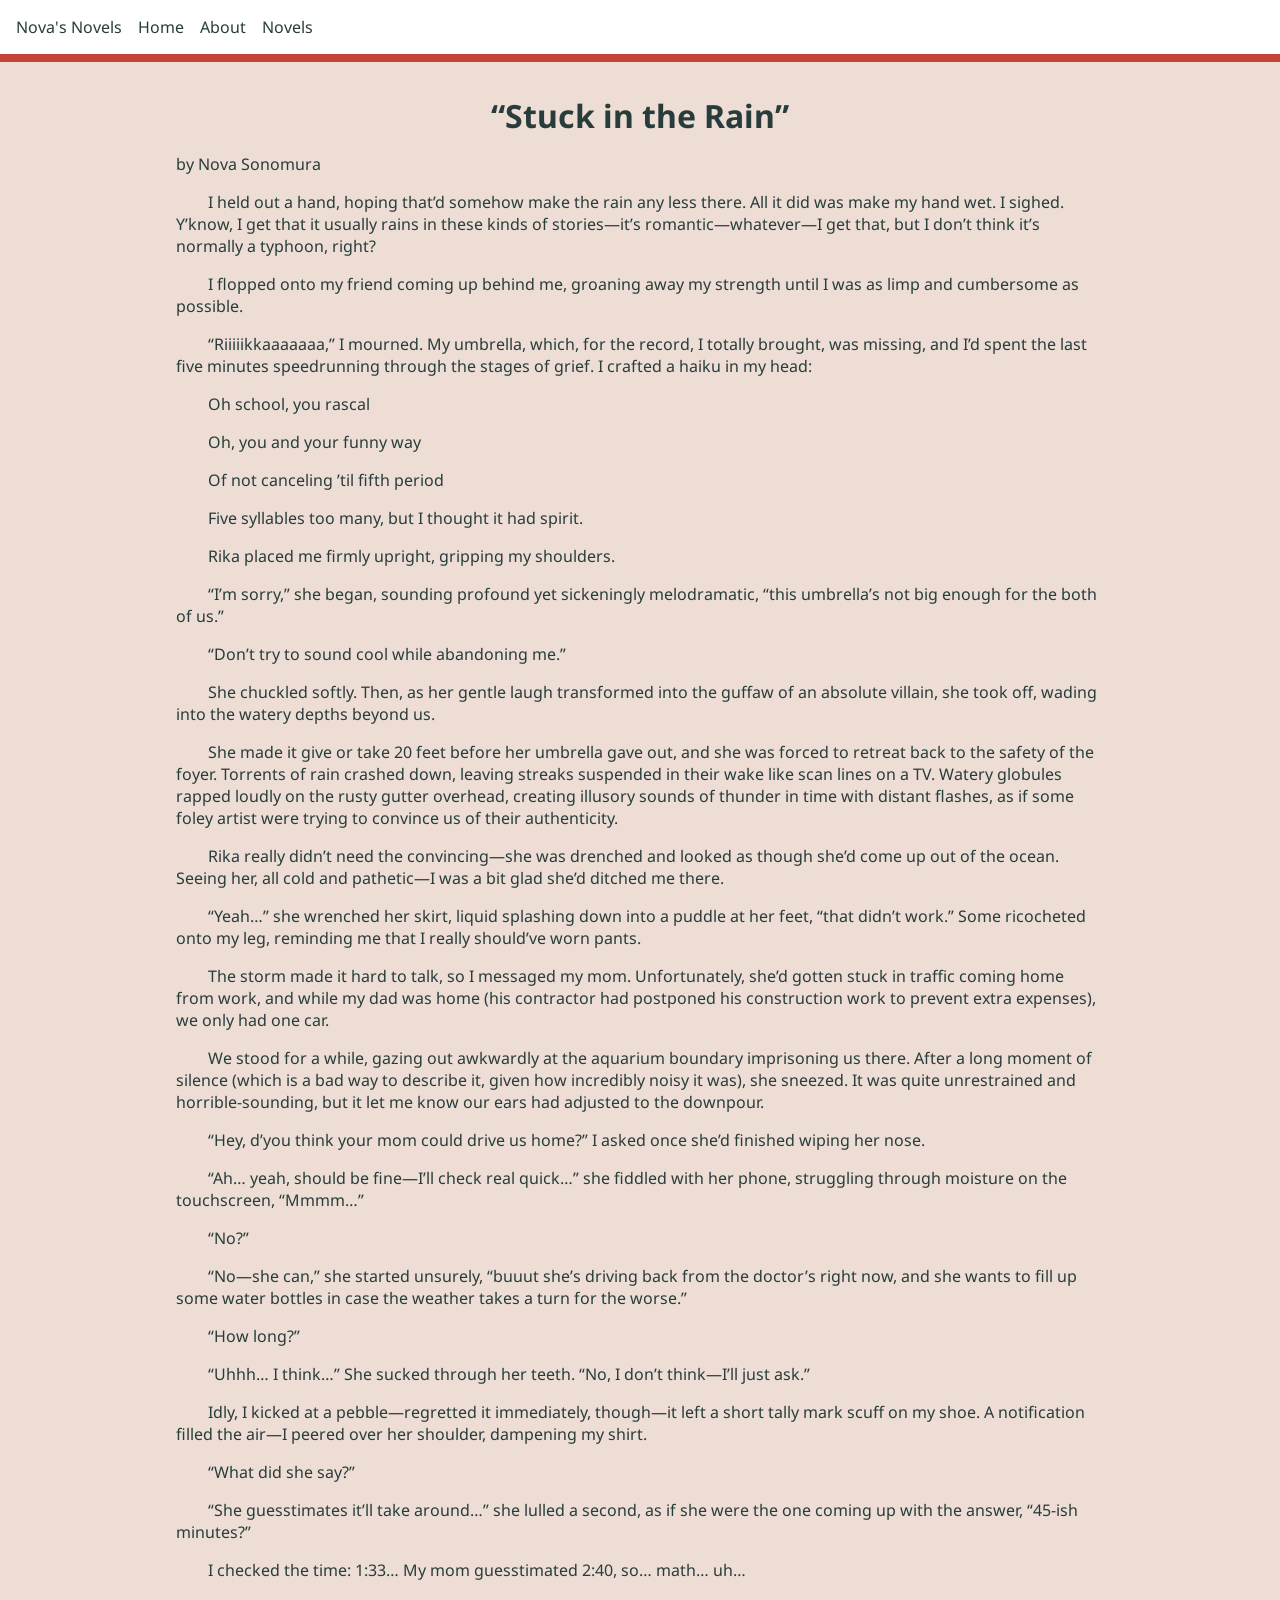
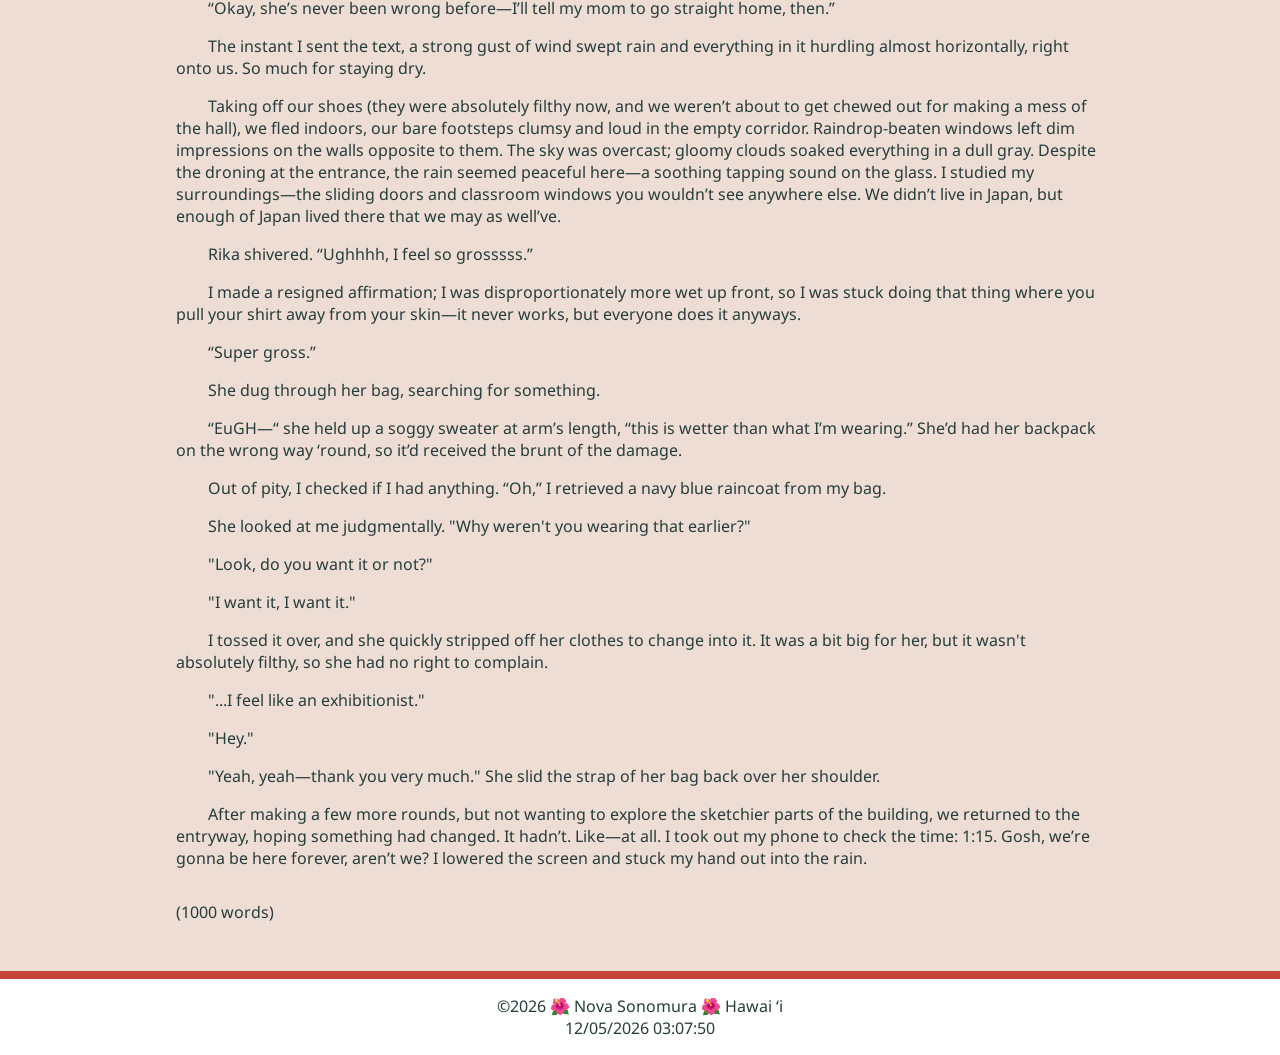
<file: project/novels/stuck-in-the-rain.html>
<html>

<head>
	<meta content="text/html; charset=UTF-8" http-equiv="content-type">
	<meta charset="UTF-8">
	<base target="_top">
	<title>Stuck in the Rain | Nova's Novels
	</title>
	<meta property="og:title" content="Stuck in the Rain | Nova's Novels">
	<meta name="description" content="Stuck in the Rain | Nova's Novels – Home to novels and the such by Nova.">
	<meta name="author" content="Nova Sonomura">
	<meta property="og:description" content="Stuck in the Rain | Nova's Novels – Home to novels and the such by Nova.">
	<meta property="og:type" content="website">
	<!--
	<meta property="og:image" content="Image">
	<meta property="og:url" content="URL">
	<meta property="og:site_name" content="Site Name">
	-->

	<meta name="twitter:card" content="summary_large_image">
	<meta name="twitter:image:alt" content="Nova's Novels – Home to novels and the such by Nova.">

	<!--	
	<link rel="icon" href="images/favicon.ico" type="image/ico" sizes="32x32">
	<link rel="apple-touch-icon" href="images/favicon-180.webp" sizes="180x180">
	<link rel="shortcut icon" href="images/favicon-192.webp" sizes="192x192">
	<link rel="apple-touch-icon" href="images/favicon-512.webp" sizes="512x512">
	-->

	<link rel="stylesheet" href="../styles/novel.css">
	<link rel="stylesheet" href="../styles/novels.css">
	<link rel="preconnect" href="https://fonts.googleapis.com">
	<link rel="preconnect" href="https://fonts.gstatic.com" crossorigin>
	<link href="https://fonts.googleapis.com/css2?family=Noto+Sans:ital,wght@0,100..900;1,100..900&family=Noto+Serif:ital,wght@0,100..900;1,100..900&display=swap" rel="stylesheet">

	<meta name="viewport" content="width=device-width, initial-scale=1">
	<meta name="robots" content="">
	<meta name="theme-color" content="">
	<script src="../scripts/getdates.js" defer></script>
</head>

<body class="flex-column c10 doc-content">
	<header class="flex-row">
		<span id="title">Nova's Novels</span>
		<nav class="flex-row">
			<a href="../index.html">Home</a>
			<a href="../index.html#aboutLink">About</a>
			<a href="../index.html#novelsLink">Novels</a>
		</nav>
	</header>
	<main class="flex-column">
	<p class="c5 title"><span class="c1">&ldquo;Stuck in the Rain&rdquo;</span></p>
	<p class="c5"><span class="c6">by Nova Sonomura</span></p>
	<p class="c0"><span class="c6">&nbsp;&nbsp;&nbsp;&nbsp;&nbsp;&nbsp;&nbsp;&nbsp;I held out a hand, hoping that&rsquo;d somehow make the rain any less there. All it did was make my hand wet. I sighed. Y&rsquo;know, I get that it </span><span class="c2">usually</span><span class="c6">&nbsp;rains in these kinds of stories&mdash;it&rsquo;s romantic&mdash;whatever&mdash;I get that, but I don&rsquo;t think it&rsquo;s normally a </span><span class="c2">typhoon</span><span class="c1">, right?</span></p>
	<p class="c0"><span class="c1">&nbsp;&nbsp;&nbsp;&nbsp;&nbsp;&nbsp;&nbsp;&nbsp;I flopped onto my friend coming up behind me, groaning away my strength until I was as limp and cumbersome as possible. </span></p>
	<p class="c0"><span class="c1">&nbsp;&nbsp;&nbsp;&nbsp;&nbsp;&nbsp;&nbsp;&nbsp;&ldquo;Riiiiikkaaaaaaa,&rdquo; I mourned. My umbrella, which, for the record, I totally brought, was missing, and I&rsquo;d spent the last five minutes speedrunning through the stages of grief. I crafted a haiku in my head: </span></p>
	<p class="c0"><span class="c6">&nbsp;&nbsp;&nbsp;&nbsp;&nbsp;&nbsp;&nbsp;&nbsp;</span><span class="c2 c4">Oh school, you rascal </span></p>
	<p class="c0"><span class="c2 c4">&nbsp;&nbsp;&nbsp;&nbsp;&nbsp;&nbsp;&nbsp;&nbsp;Oh, you and your funny way </span></p>
	<p class="c0"><span class="c2 c4">&nbsp;&nbsp;&nbsp;&nbsp;&nbsp;&nbsp;&nbsp;&nbsp;Of not canceling &rsquo;til fifth period</span></p>
	<p class="c0"><span class="c2">&nbsp;&nbsp;&nbsp;&nbsp;&nbsp;&nbsp;&nbsp;&nbsp;</span><span class="c1">Five syllables too many, but I thought it had spirit.</span></p>
	<p class="c0"><span class="c1">&nbsp;&nbsp;&nbsp;&nbsp;&nbsp;&nbsp;&nbsp;&nbsp;Rika placed me firmly upright, gripping my shoulders. </span></p>
	<p class="c0"><span class="c1">&nbsp;&nbsp;&nbsp;&nbsp;&nbsp;&nbsp;&nbsp;&nbsp;&ldquo;I&rsquo;m sorry,&rdquo; she began, sounding profound yet sickeningly melodramatic, &ldquo;this umbrella&rsquo;s not big enough for the both of us.&rdquo;</span></p>
	<p class="c0"><span class="c1">&nbsp;&nbsp;&nbsp;&nbsp;&nbsp;&nbsp;&nbsp;&nbsp;&ldquo;Don&rsquo;t try to sound cool while abandoning me.&rdquo;</span></p>
	<p class="c0"><span class="c1">&nbsp;&nbsp;&nbsp;&nbsp;&nbsp;&nbsp;&nbsp;&nbsp;She chuckled softly. Then, as her gentle laugh transformed into the guffaw of an absolute villain, she took off, wading into the watery depths beyond us.</span></p>
	<p class="c0"><span class="c1">&nbsp;&nbsp;&nbsp;&nbsp;&nbsp;&nbsp;&nbsp;&nbsp;She made it give or take 20 feet before her umbrella gave out, and she was forced to retreat back to the safety of the foyer. Torrents of rain crashed down, leaving streaks suspended in their wake like scan lines on a TV. Watery globules rapped loudly on the rusty gutter overhead, creating illusory sounds of thunder in time with distant flashes, as if some foley artist were trying to convince us of their authenticity.</span></p>
	<p class="c0"><span class="c1">&nbsp;&nbsp;&nbsp;&nbsp;&nbsp;&nbsp;&nbsp;&nbsp;Rika really didn&rsquo;t need the convincing&mdash;she was drenched and looked as though she&rsquo;d come up out of the ocean. Seeing her, all cold and pathetic&mdash;I was a bit glad she&rsquo;d ditched me there.</span></p>
	<p class="c0"><span class="c6">&nbsp;&nbsp;&nbsp;&nbsp;&nbsp;&nbsp;&nbsp;&nbsp;&ldquo;Yeah&hellip;&rdquo; she wrenched her skirt, liquid splashing down into a puddle at her feet, &ldquo;that didn&rsquo;t work.&rdquo; Some ricocheted onto my leg, reminding me that I </span><span class="c2">really</span><span class="c1">&nbsp;should&rsquo;ve worn pants. </span></p>
	<p class="c0"><span class="c6">&nbsp;&nbsp;&nbsp;&nbsp;&nbsp;&nbsp;&nbsp;&nbsp;The storm made it hard to talk, so I messaged my mom. Unfortunately, she&rsquo;d gotten stuck in traffic coming home from work, and while my dad </span><span class="c2">was</span><span class="c1">&nbsp;home (his contractor had postponed his construction work to prevent extra expenses), we only had one car. </span></p>
	<p class="c0"><span class="c1">&nbsp;&nbsp;&nbsp;&nbsp;&nbsp;&nbsp;&nbsp;&nbsp;We stood for a while, gazing out awkwardly at the aquarium boundary imprisoning us there. After a long moment of silence (which is a bad way to describe it, given how incredibly noisy it was), she sneezed. It was quite unrestrained and horrible-sounding, but it let me know our ears had adjusted to the downpour. </span></p>
	<p class="c0"><span class="c1">&nbsp;&nbsp;&nbsp;&nbsp;&nbsp;&nbsp;&nbsp;&nbsp;&ldquo;Hey, d&rsquo;you think your mom could drive us home?&rdquo; I asked once she&rsquo;d finished wiping her nose.</span></p>
	<p class="c0"><span class="c1">&nbsp;&nbsp;&nbsp;&nbsp;&nbsp;&nbsp;&nbsp;&nbsp;&ldquo;Ah&hellip; yeah, should be fine&mdash;I&rsquo;ll check real quick&hellip;&rdquo; she fiddled with her phone, struggling through moisture on the touchscreen, &ldquo;Mmmm&hellip;&rdquo;</span></p>
	<p class="c0"><span class="c1">&nbsp;&nbsp;&nbsp;&nbsp;&nbsp;&nbsp;&nbsp;&nbsp;&ldquo;No?&rdquo;</span></p>
	<p class="c0"><span class="c6">&nbsp;&nbsp;&nbsp;&nbsp;&nbsp;&nbsp;&nbsp;&nbsp;&ldquo;No&mdash;she can,&rdquo; she started unsurely, &ldquo;</span><span class="c2">buuut</span><span class="c1">&nbsp;she&rsquo;s driving back from the doctor&rsquo;s right now, and she wants to fill up some water bottles in case the weather takes a turn for the worse.&rdquo;</span></p>
	<p class="c0"><span class="c1">&nbsp;&nbsp;&nbsp;&nbsp;&nbsp;&nbsp;&nbsp;&nbsp;&ldquo;How long?&rdquo;</span></p>
	<p class="c0"><span class="c1">&nbsp;&nbsp;&nbsp;&nbsp;&nbsp;&nbsp;&nbsp;&nbsp;&ldquo;Uhhh&hellip; I think&hellip;&rdquo; She sucked through her teeth. &ldquo;No, I don&rsquo;t think&mdash;I&rsquo;ll just ask.&rdquo;</span></p>
	<p class="c0"><span class="c1">&nbsp;&nbsp;&nbsp;&nbsp;&nbsp;&nbsp;&nbsp;&nbsp;Idly, I kicked at a pebble&mdash;regretted it immediately, though&mdash;it left a short tally mark scuff on my shoe. A notification filled the air&mdash;I peered over her shoulder, dampening my shirt.</span></p>
	<p class="c0"><span class="c1">&nbsp;&nbsp;&nbsp;&nbsp;&nbsp;&nbsp;&nbsp;&nbsp;&ldquo;What did she say?&rdquo;</span></p>
	<p class="c0"><span class="c1">&nbsp;&nbsp;&nbsp;&nbsp;&nbsp;&nbsp;&nbsp;&nbsp;&ldquo;She guesstimates it&rsquo;ll take around&hellip;&rdquo; she lulled a second, as if she were the one coming up with the answer, &ldquo;45-ish minutes?&rdquo;</span></p>
	<p class="c0"><span class="c6">&nbsp;&nbsp;&nbsp;&nbsp;&nbsp;&nbsp;&nbsp;&nbsp;I checked the time: </span><span class="c2 c4">1:33&hellip; My mom guesstimated 2:40, so&hellip; math&hellip; uh&hellip;</span></p>
	<p class="c0"><span class="c1">&nbsp;&nbsp;&nbsp;&nbsp;&nbsp;&nbsp;&nbsp;&nbsp;&ldquo;Okay, she&rsquo;s never been wrong before&mdash;I&rsquo;ll tell my mom to go straight home, then.&rdquo;</span></p>
	<p class="c0"><span class="c6">&nbsp;&nbsp;&nbsp;&nbsp;&nbsp;&nbsp;&nbsp;&nbsp;The instant I sent the text, a strong gust of wind swept rain and everything in it hurdling almost horizontally, right onto us. </span><span class="c2 c4">So much for staying dry.</span></p>
	<p class="c0"><span class="c6">&nbsp;&nbsp;&nbsp;&nbsp;&nbsp;&nbsp;&nbsp;&nbsp;Taking off our shoes (they were absolutely filthy now, and we weren&rsquo;t about to get chewed out for making a mess of the hall), we fled indoors, our bare footsteps clumsy and loud in the empty corridor. Raindrop-beaten windows left dim impressions on the walls opposite to them. The sky was overcast; gloomy clouds soaked everything in a dull gray. Despite the droning at the entrance, the rain seemed peaceful here&mdash;a soothing tapping sound on the glass. I studied my surroundings&mdash;the sliding doors and classroom windows you wouldn&rsquo;t see anywhere else. We didn&rsquo;t live </span><span class="c2">in</span><span class="c6">&nbsp;Japan, but enough of </span><span class="c2">Japan</span><span class="c1">&nbsp;lived there that we may as well&rsquo;ve.</span></p>
	<p class="c0"><span class="c1">&nbsp;&nbsp;&nbsp;&nbsp;&nbsp;&nbsp;&nbsp;&nbsp;Rika shivered. &ldquo;Ughhhh, I feel so grosssss.&rdquo;</span></p>
	<p class="c0"><span class="c1">&nbsp;&nbsp;&nbsp;&nbsp;&nbsp;&nbsp;&nbsp;&nbsp;I made a resigned affirmation; I was disproportionately more wet up front, so I was stuck doing that thing where you pull your shirt away from your skin&mdash;it never works, but everyone does it anyways. </span></p>
	<p class="c0"><span class="c1">&nbsp;&nbsp;&nbsp;&nbsp;&nbsp;&nbsp;&nbsp;&nbsp;&ldquo;Super gross.&rdquo;</span></p>
	<p class="c0"><span class="c1">&nbsp;&nbsp;&nbsp;&nbsp;&nbsp;&nbsp;&nbsp;&nbsp;She dug through her bag, searching for something.</span></p>
	<p class="c0"><span class="c1">&nbsp;&nbsp;&nbsp;&nbsp;&nbsp;&nbsp;&nbsp;&nbsp;&ldquo;EuGH&mdash;&ldquo; she held up a soggy sweater at arm&rsquo;s length, &ldquo;this is wetter than what I&rsquo;m wearing.&rdquo; She&rsquo;d had her backpack on the wrong way &lsquo;round, so it&rsquo;d received the brunt of the damage.</span></p>
	<p class="c0"><span class="c1">&nbsp;&nbsp;&nbsp;&nbsp;&nbsp;&nbsp;&nbsp;&nbsp;Out of pity, I checked if I had anything. &ldquo;Oh,&rdquo; I retrieved a navy blue raincoat from my bag.</span></p>
	<p class="c0"><span class="c1">&nbsp;&nbsp;&nbsp;&nbsp;&nbsp;&nbsp;&nbsp;&nbsp;She looked at me judgmentally. &quot;Why weren&#39;t you wearing that earlier?&quot;</span></p>
	<p class="c0"><span class="c6">&nbsp;&nbsp;&nbsp;&nbsp;&nbsp;&nbsp;&nbsp;&nbsp;&quot;</span><span class="c2">Look</span><span class="c1">, do you want it or not?&quot;</span></p>
	<p class="c0"><span class="c1">&nbsp;&nbsp;&nbsp;&nbsp;&nbsp;&nbsp;&nbsp;&nbsp;&quot;I want it, I want it.&quot;</span></p>
	<p class="c0"><span class="c6">&nbsp;&nbsp;&nbsp;&nbsp;&nbsp;&nbsp;&nbsp;&nbsp;I tossed it over, and she quickly stripped off her clothes to change into it. It was a bit big for her, but it wasn&#39;t absolutely </span><span class="c2">filthy</span><span class="c1">, so she had no right to complain.</span></p>
	<p class="c0"><span class="c1">&nbsp;&nbsp;&nbsp;&nbsp;&nbsp;&nbsp;&nbsp;&nbsp;&quot;...I feel like an exhibitionist.&quot;</span></p>
	<p class="c0"><span class="c6">&nbsp;&nbsp;&nbsp;&nbsp;&nbsp;&nbsp;&nbsp;&nbsp;&quot;</span><span class="c2">Hey.</span><span class="c1">&quot;</span></p>
	<p class="c0"><span class="c1">&nbsp;&nbsp;&nbsp;&nbsp;&nbsp;&nbsp;&nbsp;&nbsp;&quot;Yeah, yeah&mdash;thank you very much.&quot; She slid the strap of her bag back over her shoulder. </span></p>
	<p class="c0"><span class="c6">&nbsp;&nbsp;&nbsp;&nbsp;&nbsp;&nbsp;&nbsp;&nbsp;After making a few more rounds, but not wanting to explore the sketchier parts of the building, we returned to the entryway, hoping something had changed. It hadn&rsquo;t. Like&mdash;at all. I took out my phone to check the time: </span><span class="c2">1:15. Gosh, we&rsquo;re gonna be here forever, aren&rsquo;t we?</span><span class="c1">&nbsp;I lowered the screen and stuck my hand out into the rain. </span></p>
	<p class="c0 c3"><span class="c1"></span></p>
	<p class="c0"><span class="c1">(1000 words)</span></p>
	<div>
		<p class="c3 c8"><span class="c4 c9"></span></p>
	</div>
	</main>
	<footer>
		<p>
			©︎<span id="currentYear"></span>
			🌺 Nova Sonomura
			🌺 Hawai ʻi
		</p>
		<p id="lastModified"></p>
	</footer>
</body>

</html>
</file>
<file: styles/base.css>
* {
	margin: 0;
	padding: 0;
	box-sizing: border-box;
	font-family: "Caveat", "Mali", cursive;
	font-optical-sizing: auto;
	font-weight: 500;
	font-style: normal;
	font-size-adjust: 0.4;
}

:root {
	--primary-color: lightskyblue;
	--background-color: lightpink;
}

a {
	text-decoration: none;
	color: var(--secondary-color);
}
header {
	position: sticky;
	top: -4.5rem;
}
#course-title {
	height: 4.5rem;
	display: block;
	text-align: center;
	font-size: 2rem;
	font-weight: bold;
	padding: 1rem;
	background: var(--primary-color);
}
header > nav {
	display: flex;
	flex-flow: row;
}
header > nav > a {
	text-align: center;
	flex: auto;
	background: var(--background-color);
	transition: background 0.15s ease-in-out;
	padding: 1rem;
}
header > nav > a:hover {
	background: var(--primary-color);
}

body {
	min-height: 100vh;
}
main {
	padding: 1rem;
	align-self: center;
	max-width: 60rem;
}

h1 {
	font-weight: bold;
	text-align: center;
}
.grid {
	display: grid;
	grid-template-columns: auto auto;
	gap: 1rem;
}
.card {
	display: flex;
	flex-flow: column;
	background: var(--background-color);
	border-radius: 1rem;
	overflow: hidden;
}
.card figcaption {
	text-align: center;
	font-style: italic;
}
.card > div, .card > aside {
	padding: 1rem;
}
.card > h2 {
	font-weight: bold;
	padding: 1rem;
	background: var(--primary-color);
}
.card li a {
	font-size: 1.5rem;
}
.profile {
	border-radius: 1rem;
	width: 10rem;
	height: 10rem;
	object-fit: cover;
}
.flag {
	width: 15rem;
}
.flex-column {
	display: flex;
	flex-flow: column;
	gap: 1rem;
	/*justify-content: center;
	align-items: center;*/
}
.flex-row {
	display: flex;
	flex-flow: row;
	gap: 1rem;
	/*justify-content: center;
	align-items: center;*/
}
li {
	margin-left: 1rem;
}

footer {
	background: var(--primary-color);
	padding: 1rem;
	text-align: center;
	margin-top: auto;
}
</file>
<file: project/styles/novels.css>
* {
	margin: 0;
	padding: 0;
	box-sizing: border-box;
	font-family: "Noto Sans", sans-serif;
	color: #283d3b;
}
h1, h2, h3, h4, h5, h6 {
	font-family: "Noto Serif", serif;
}
a {
	text-decoration: none;
	color: inherit;
}

:root {
	--text-color: #283d3b;
	--accent-color: #197278;
	--background-color: #edddd4;
	--primary-color: #c44536;
	--secondary-color: #772e25;
}

a[href="/"] {
	color: var(--primary-color);
	font-weight: bold;
}

.flex-column {
	display: flex;
	flex-flow: column;
	gap: 1rem;
	/*justify-content: center;
	align-items: center;*/
}
.flex-row {
	display: flex;
	flex-flow: row;
	gap: 1rem;
	/*justify-content: center;
	align-items: center;*/
}

#profile {
	border-radius: 1rem;
	object-fit: cover;
	width: 10rem;
}

#novels {
	overflow-x: scroll;
}
#novels::before {
	content: "";
	display: block;
	position: sticky;
	left: 0;
	top: 0;
	background: linear-gradient(to right, white, transparent);
	width: 1rem;
	height: 20rem;
	flex-shrink: 0;
}
#novels::after {
	content: "";
	display: block;
	position: sticky;
	right: 0;
	top: 0;
	background: linear-gradient(to left, white, transparent);
	width: 1rem;
	height: 20rem;
	flex-shrink: 0;
}

.card {
	padding: 1rem;
	border-radius: 1rem;
	background: white;
}
.novel {
	display: flex;
	position: relative;
	justify-content: center;
	align-items: center;
	text-align: center;
	border-radius: 1rem;
	padding: 1rem;
	background: var(--background-color);
	width: 15rem;
	height: 20rem;
	flex-shrink: 0;
	font-family: "Noto Serif";
	font-size: 1.5rem;
	transition: color 100s ease-in-out, background 100ms ease-in-out;
}
.novel:hover {
	color: black;
	background: var(--accent-color);
}
.novel:not(.seen)::before {
	content: "new";
	display: block;
	position: absolute;
	top: 0;
	right: 1rem;
	padding: 0.5rem;
	background: var(--primary-color);
	color: white;
	writing-mode: vertical-rl;
}
.seen::before {
	content: "seen";
	display: block;
	position: absolute;
	top: 0;
	right: 1rem;
	padding: 0.5rem;
	background: var(--text-color);
	color: white;
	writing-mode: vertical-rl;
}
header {
	background: white;
	padding: 1rem;
	border-bottom: 0.5rem solid var(--primary-color);
	text-align: center;
}
body {
	background: var(--background-color);
	min-height: 100vh;
}
main {
	padding: 1rem;
	align-self: center;
	max-width: 60rem;
	width: 100%;
}
input {
	background: var(--background-color);
	padding: 1rem;
	border: none;
	border-radius: 1rem;
	width: 100%;
}
button {
	background: var(--accent-color);
	padding: 1rem;
	border: none;
	border-radius: 1rem;
}
footer {
	border-top: 0.5rem solid var(--primary-color);
	background: white;
	padding: 1rem;
	text-align: center;
	margin-top: auto;
}
</file>
<file: styles/form.css>
* {
	margin: 0;
	padding: 0;
	box-sizing: border-box;
	font-family: "Caveat", "Mali", cursive;
	font-optical-sizing: auto;
	font-weight: 500;
	font-style: normal;
	font-size-adjust: 0.4;
}

:root {
	--primary-color: lightskyblue;
	--background-color: lightgreen;
}

header {
	position: sticky;
	top: 0rem;
	display: flex;
	flex-flow: row;
	background: var(--background-color);
	justify-content: center;
	z-index: 10;
}
#title {
	font-weight: bold;
	font-size: 3rem;
	padding: 1rem;
}
body {
	min-height: 100vh;
}
main {
	position: relative;
	padding: 1rem;
	align-self: center;
	width: 100%;
}

.flex-column {
	display: flex;
	flex-flow: column;
	gap: 1rem;
}
.flex-row {
	display: flex;
	flex-flow: row;
	gap: 1rem;
}
form {
	padding: 1rem;
	border-radius: 1rem;
	background-color: var(--background-color);
	align-self: center;
}

input[type="submit"] {
	appearance: none;
	border: 0;
	border-radius: 1rem;
	background-color: var(--primary-color);
	padding: 1rem;
	font-size: 1rem;
	transition: scale 0.5s ease-out, box-shadow 0.5s ease-out;
	cursor: pointer;
}
input[type="submit"]:hover {
	scale: 102%;
	box-shadow: 0px 0px 1rem 0px rgba(0, 21, 34, 0.203);
}
input[type="submit"]:active {
	transition: none;
	scale: 100%;
	box-shadow: none;
}
#review, #name, #date, #productName {
	border: 0;
	border-radius: 0.5rem;
	padding: 1rem;
}

label[for="review"]::after, label[for="name"]::after {
	content: " (optional)";
	color: darkblue;
}
fieldset {
	border: none;
}

footer {
	background: var(--primary-color);
	padding: 1rem;
	text-align: center;
	margin-top: auto;
}
@media (min-width: 48rem) {
	form {
		max-width: 30rem;
	}
}
</file>
<file: styles/place.css>
* {
	margin: 0;
	padding: 0;
	box-sizing: border-box;
	font-family: "Caveat", "Mali", cursive;
	font-optical-sizing: auto;
	font-weight: 500;
	font-style: normal;
	font-size-adjust: 0.4;
}

:root {
	--primary-color: lightskyblue;
	--background-color: lightgreen;
}

@media (max-width: 48rem) {
	#background img {
		border-radius: 1rem;
	}
	#weather::after {
		display: block;
		width: 100%;
	}
}

@media (min-width: 48rem) {
	#background {
		z-index: -1;
		position: absolute;
		width: 100%;
		height: 100%;
		left: 0;
		top: 0;
	}
	.card {
		width: fit-content;
	}
	.card:last-of-type {
		align-self: end;
	}
	#weather::after {
		display: inline-block;
		width: 2rem;
	}
}

header {
	position: sticky;
	top: 0rem;
	display: flex;
	flex-flow: row;
	background: var(--background-color);
	justify-content: center;
	z-index: 10;
}
#title {
	font-weight: bold;
	font-size: 3rem;
	padding: 1rem;
}
#background img {
	width: 100%;
	height: 100%;
	object-fit: cover;
}

body {
	min-height: 100vh;
}
main {
	position: relative;
	padding: 1rem;
	align-self: center;
	width: 100%;
}

.card {
	background: var(--background-color);
	padding: 1rem;
	display: flex;
	flex-flow: column;
	gap: 1rem;
	border-radius: 1rem;
}
.card div {
	display: grid;
	grid-template-columns: 1fr 1fr;
	gap: 1rem;
}
.card dt {
	text-align: right;
}
.card h2 {
	background: var(--primary-color);
	padding: 1rem;
	border-radius: 1rem;
	text-align: center;
}
.flex-column {
	display: flex;
	flex-flow: column;
	gap: 1rem;
}

#weather::after {
	height: 2rem;
	content: "";
	background: url("../images/weather.svg") no-repeat center / contain;
}

footer {
	background: var(--primary-color);
	padding: 1rem;
	text-align: center;
	margin-top: auto;
}
</file>
<file: styles/review.css>
* {
	margin: 0;
	padding: 0;
	box-sizing: border-box;
	font-family: "Caveat", "Mali", cursive;
	font-optical-sizing: auto;
	font-weight: 500;
	font-style: normal;
	font-size-adjust: 0.4;
}

:root {
	--primary-color: lightskyblue;
	--background-color: lightgreen;
}

header {
	position: sticky;
	top: 0rem;
	display: flex;
	flex-flow: row;
	background: var(--background-color);
	justify-content: center;
	z-index: 10;
}
#title {
	font-weight: bold;
	font-size: 3rem;
	padding: 1rem;
}

body {
	min-height: 100vh;
}
main {
	position: relative;
	padding: 1rem;
	align-self: center;
	width: 100%;
}

.flex-column {
	display: flex;
	flex-flow: column;
	gap: 1rem;
}
#confirmation, #reviewCount {
	text-align: center;
	font-size: 2rem;
}
footer {
	background: var(--primary-color);
	padding: 1rem;
	text-align: center;
	margin-top: auto;
}
</file>
<file: styles/temples.css>
* {
	margin: 0;
	padding: 0;
	box-sizing: border-box;
	font-family: "Caveat", "Mali", cursive;
	font-optical-sizing: auto;
	font-weight: 500;
	font-style: normal;
	font-size-adjust: 0.4;
}

:root {
	--primary-color: lightskyblue;
	--background-color: plum;
}

a {
	text-decoration: none;
	color: var(--secondary-color);
}
header {
	position: sticky;
	top: 0rem;
	display: flex;
	flex-flow: row;
	background: var(--background-color);
	justify-content: space-between;
}
#title {
	font-weight: bold;
	font-size: 2rem;
	padding: 1rem;
	background: var(--primary-color);
}

@media (max-width: 48rem) {
	header > nav {
		display: none;
	}
	.grid {
		display: grid;
		grid-template-columns: repeat(1, 1fr);
		gap: 1rem;
		width: 100%;
	}
	.open {
		display: flex;
		flex-flow: column;
		position: fixed;
		top: 6rem;
		right: 1rem;
		background: var(--background-color);
		padding: 1rem;
		border-radius: 1rem;
		width: 10rem;
		text-align: center;
	}
	.open > a {
		border-radius: 1rem;
		transition: background 0.15s ease-in-out;
	}
	.open + button > span:first-child {
		rotate: 45deg;
		transform-origin: bottom left;
	}
	.open + button > span:not(:first-child,:last-child) {
		opacity: 0;
	}
	.open + button > span:last-child {
		transform-origin: top left;
		rotate: -45deg;
	}
	header > button {
		display: flex;
		width: 3rem;
		height: 3rem;
		flex-flow: column;
		justify-content: space-between;
		gap: 0.3rem;
		padding: 0.5rem;
		border: 0;
		background: none;
		align-self: center;
		transition: gap 300ms, padding 300ms;
		cursor: pointer;
	}
	header > button:hover {
		gap: 0.2rem;
		padding: 0.4rem;
	}
	header > button > span {
		transition: opacity 150ms, rotate 300ms;
		background: black;
		width: 100%;
		height: 100%;
		border-radius: 1rem;
	}
}

header > nav > a:hover {
	background: var(--primary-color);
}
body {
	min-height: 100vh;
}
main {
	padding: 1rem;
	align-self: center;
	max-width: 60rem;
}

h1 {
	font-weight: bold;
	text-align: center;
}
.temple img {
	border-radius: 1rem;
	width: 100%;
	height: auto;
	aspect-ratio: 1/1;
	object-fit: cover;
}
.temple figcaption {
	text-align: center;
}

.flex-column {
	display: flex;
	flex-flow: column;
	gap: 1rem;
}
footer {
	background: var(--primary-color);
	padding: 1rem;
	text-align: center;
	margin-top: auto;
}
</file>
<file: styles/temples-large.css>
@media (min-width: 48rem) {
	.grid {
		display: grid;
		grid-template-columns: repeat(3, 1fr);
		gap: 1rem;
	}
	header > button {
		display: none;
	}
	
	header > nav {
		display: flex;
		flex-flow: row;
		flex: auto;
	}
	header > nav > a {
		display: flex;
		justify-content: center;
		align-items: center;
		text-align: center;
		flex: auto;
		background: var(--background-color);
		transition: background 0.15s ease-in-out;
		padding: 1rem;
	}
}
</file>
<file: project/styles/siteplan.css>
* {
	margin: 0;
	padding: 0;
	box-sizing: border-box;
	font-family: "Caveat", "Mali", cursive;
	font-optical-sizing: auto;
	font-weight: 500;
	font-style: normal;
	font-size-adjust: 0.4;
}

:root {
	--primary-color: lightskyblue;
	--background-color: lightpink;
	--site-text-color: #283d3b;
	--site-accent-color: #197278;
	--site-background-color: #edddd4;
	--site-primary-color: #c44536;
	--site-secondary-color: #772e25;
}

header {
	position: sticky;
	top: 0rem;
	display: flex;
	flex-flow: row;
	background: var(--primary-color);
	justify-content: center;
	z-index: 10;
}
body {
	min-height: 100vh;
}
main {
	padding: 1rem;
	align-self: center;
	max-width: 60rem;
}

h1 {
	font-weight: bold;
	text-align: center;
}
.flex-column {
	display: flex;
	flex-flow: column;
	gap: 1rem;
}
.flex-row {
	display: flex;
	flex-flow: row;
	gap: 1rem;
}
.wireframe {
	padding: 1rem;
	border: 1px solid black;
	border-radius: 1rem;
	flex: auto;
	text-align: center;
}

.swatch::after {
	content: " ";
	display: block;
	height: 5rem;
	width: 5rem;
	border-radius: 1rem;
}
.colorSchema > div {
	flex: 1 1 0;
	align-self: end;
}
.primaryColor::after {
	background-color: var(--site-primary-color);
}

.secondaryColor::after {
	background-color: var(--site-secondary-color);
}

.accentColor::after {
	background-color: var(--site-accent-color);
}
.textColor::after {
	background-color: var(--site-text-color);
}

.backgroundColor::after {
	background-color: var(--site-background-color);
}

.serif {
	font-family: "Noto Serif";
}
.sans {
	font-family: "Noto Sans";
}

section {
	padding: 1rem;
	border-radius: 1rem;
	background: var(--background-color);
}
li {
	margin-left: 1rem;
}

footer {
	background: var(--primary-color);
	padding: 1rem;
	text-align: center;
	margin-top: auto;
}
</file>
<file: project/styles/novel.css>
.title {
	font-size: 2rem;
	text-align: center;
	font-weight: bold;
}
h1, h2, h3, h4, h5, h6 {
	text-align: center;
}
</file>
